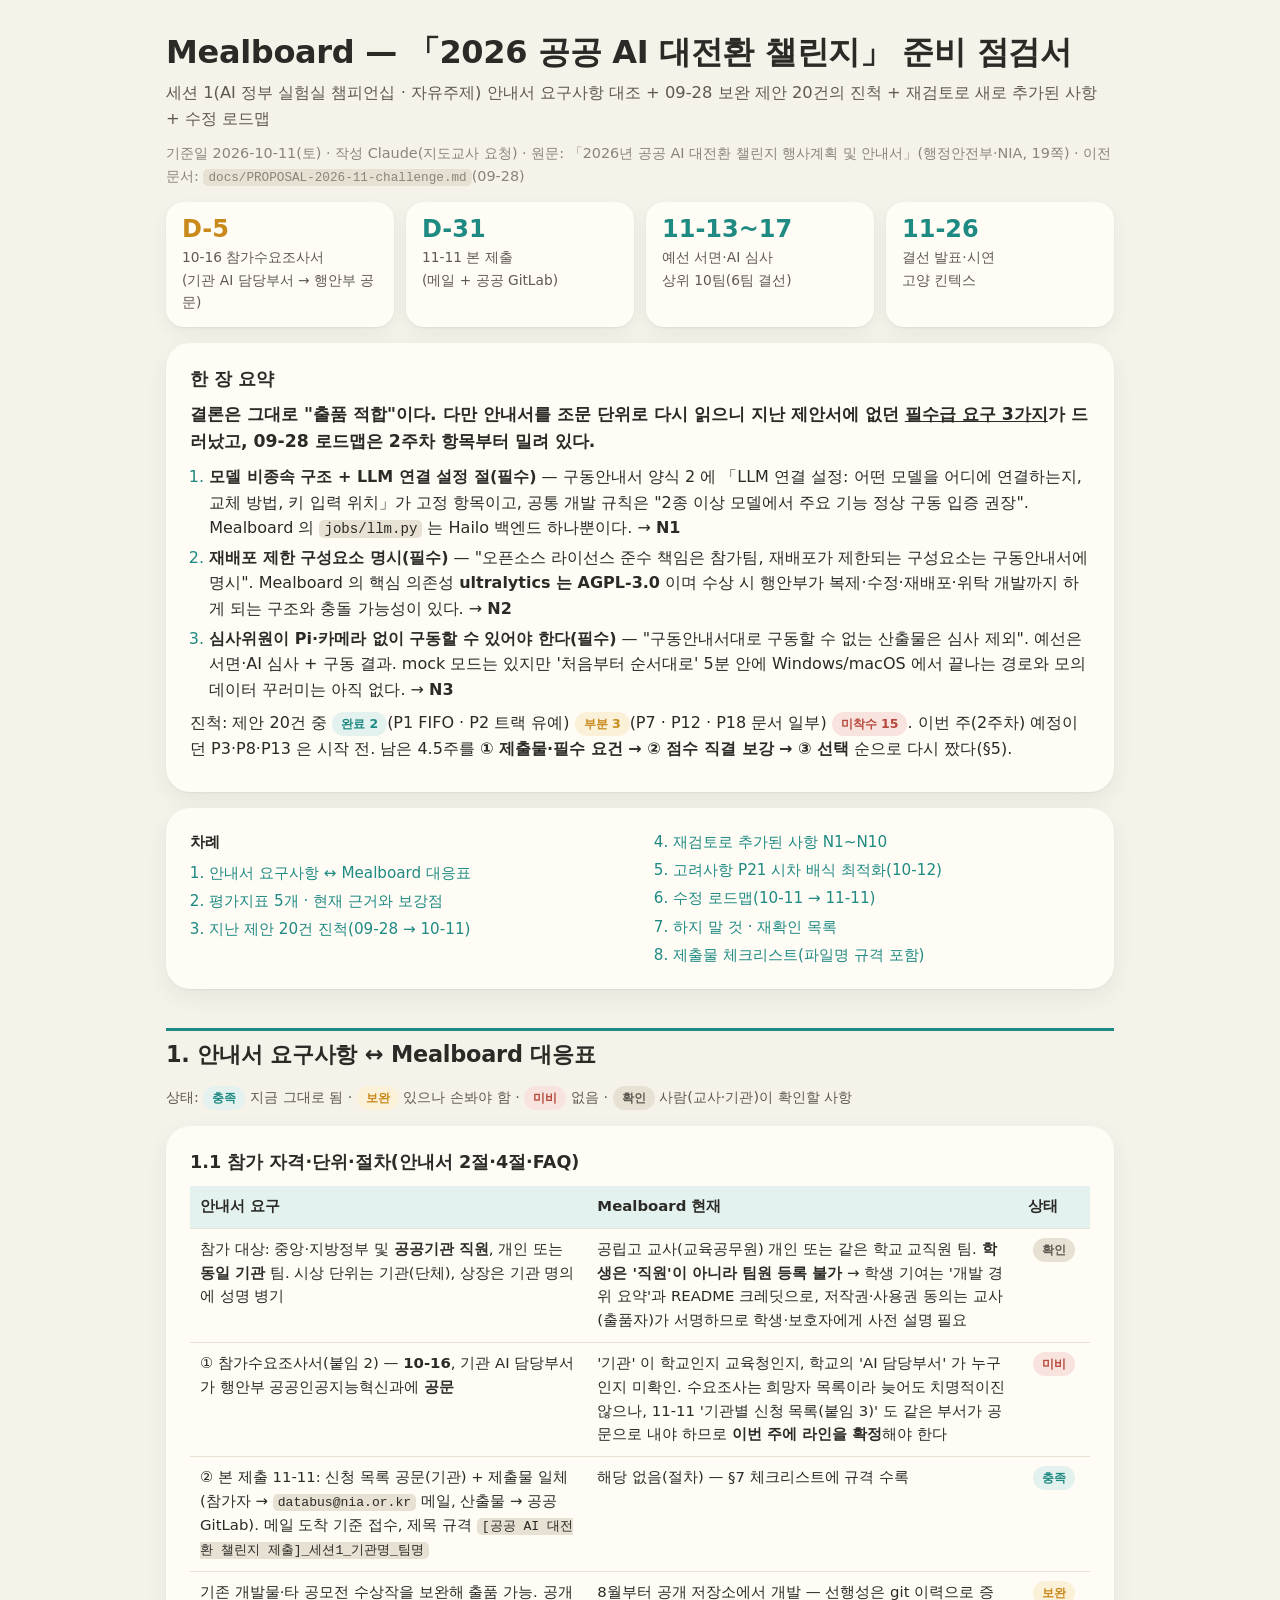
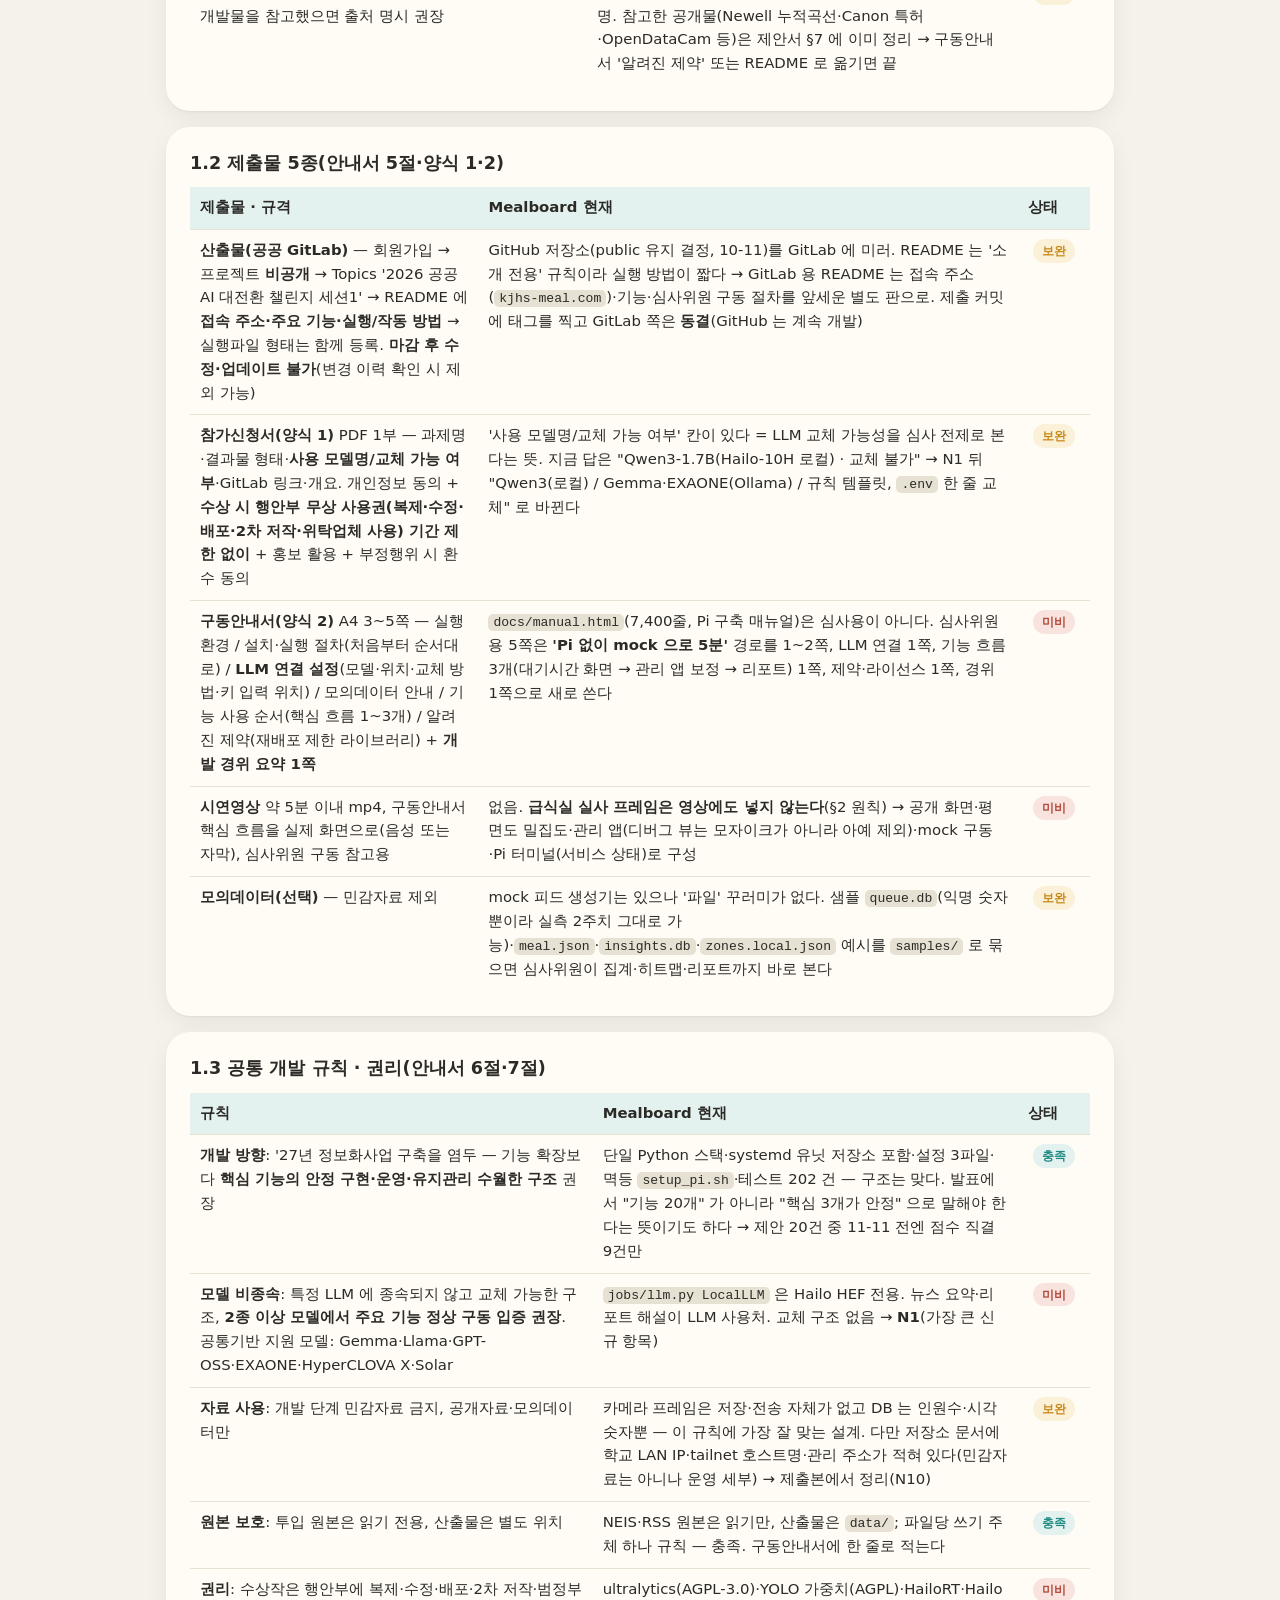
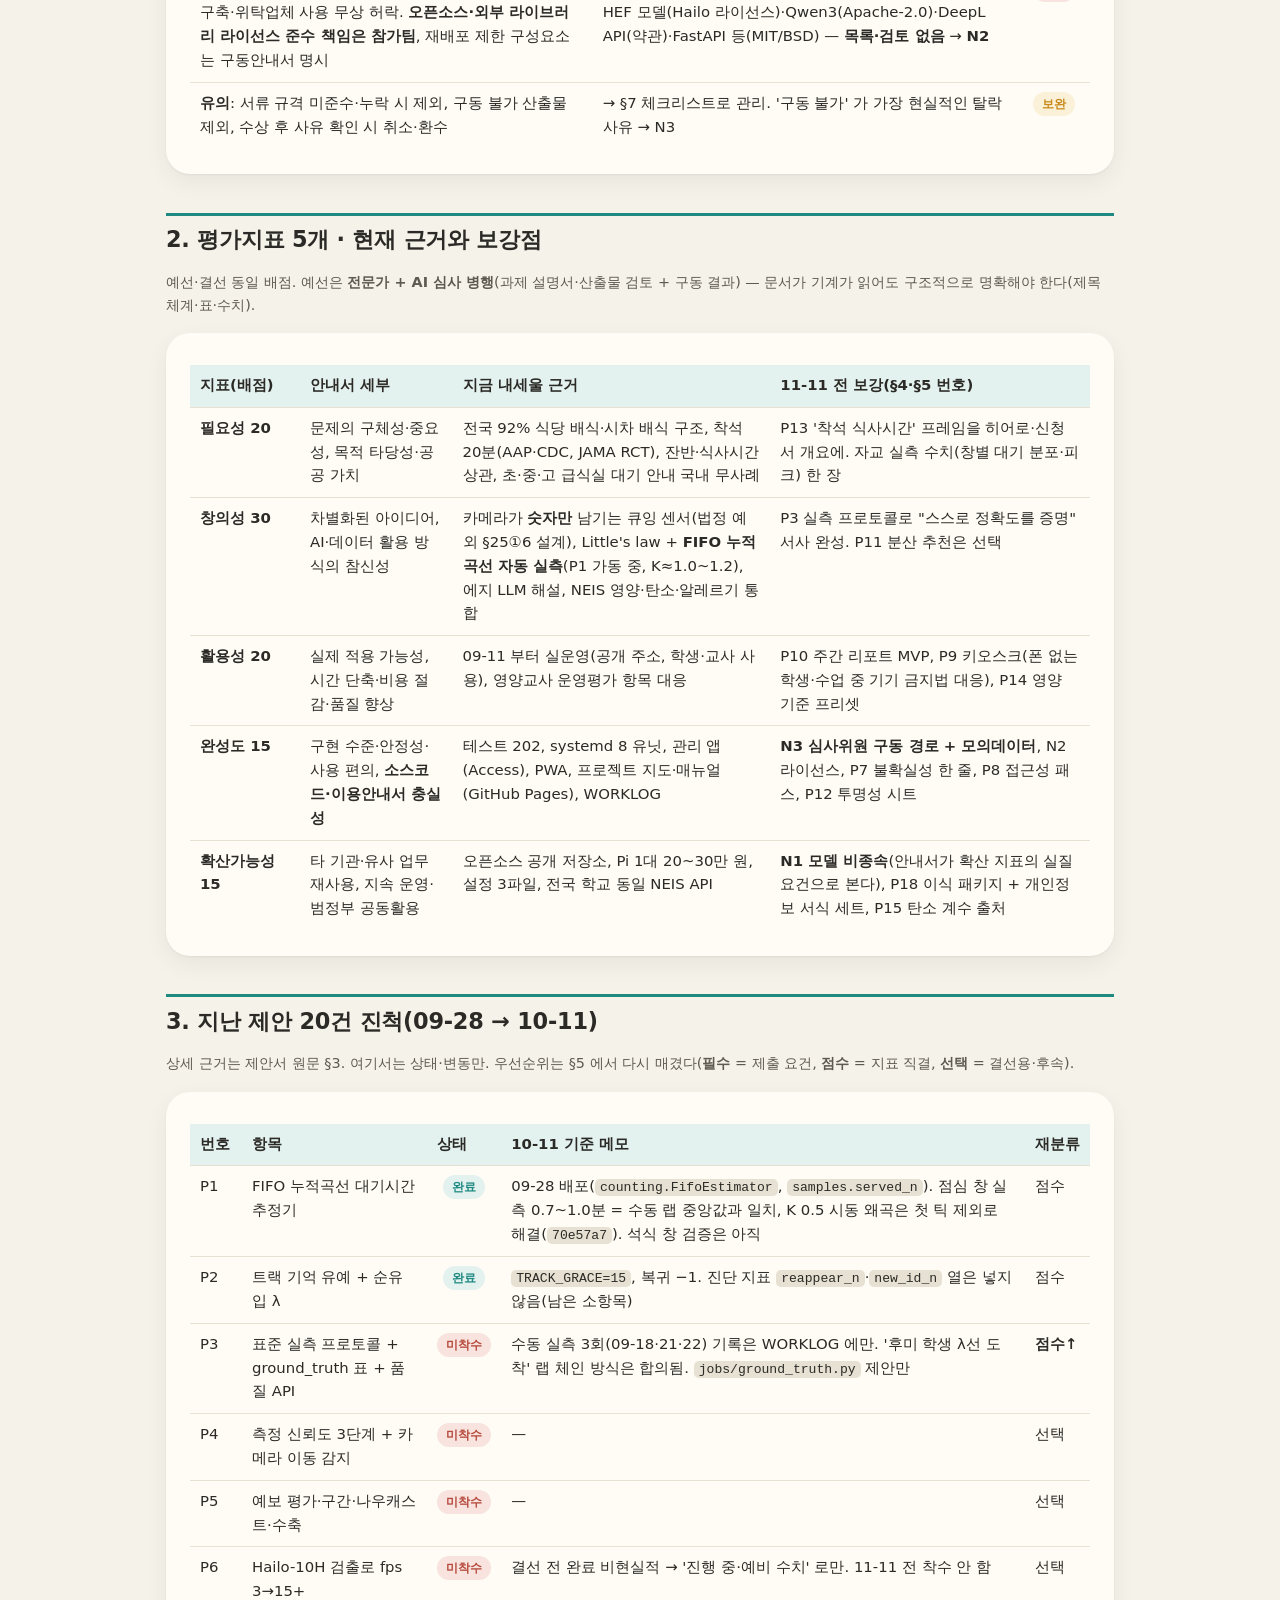
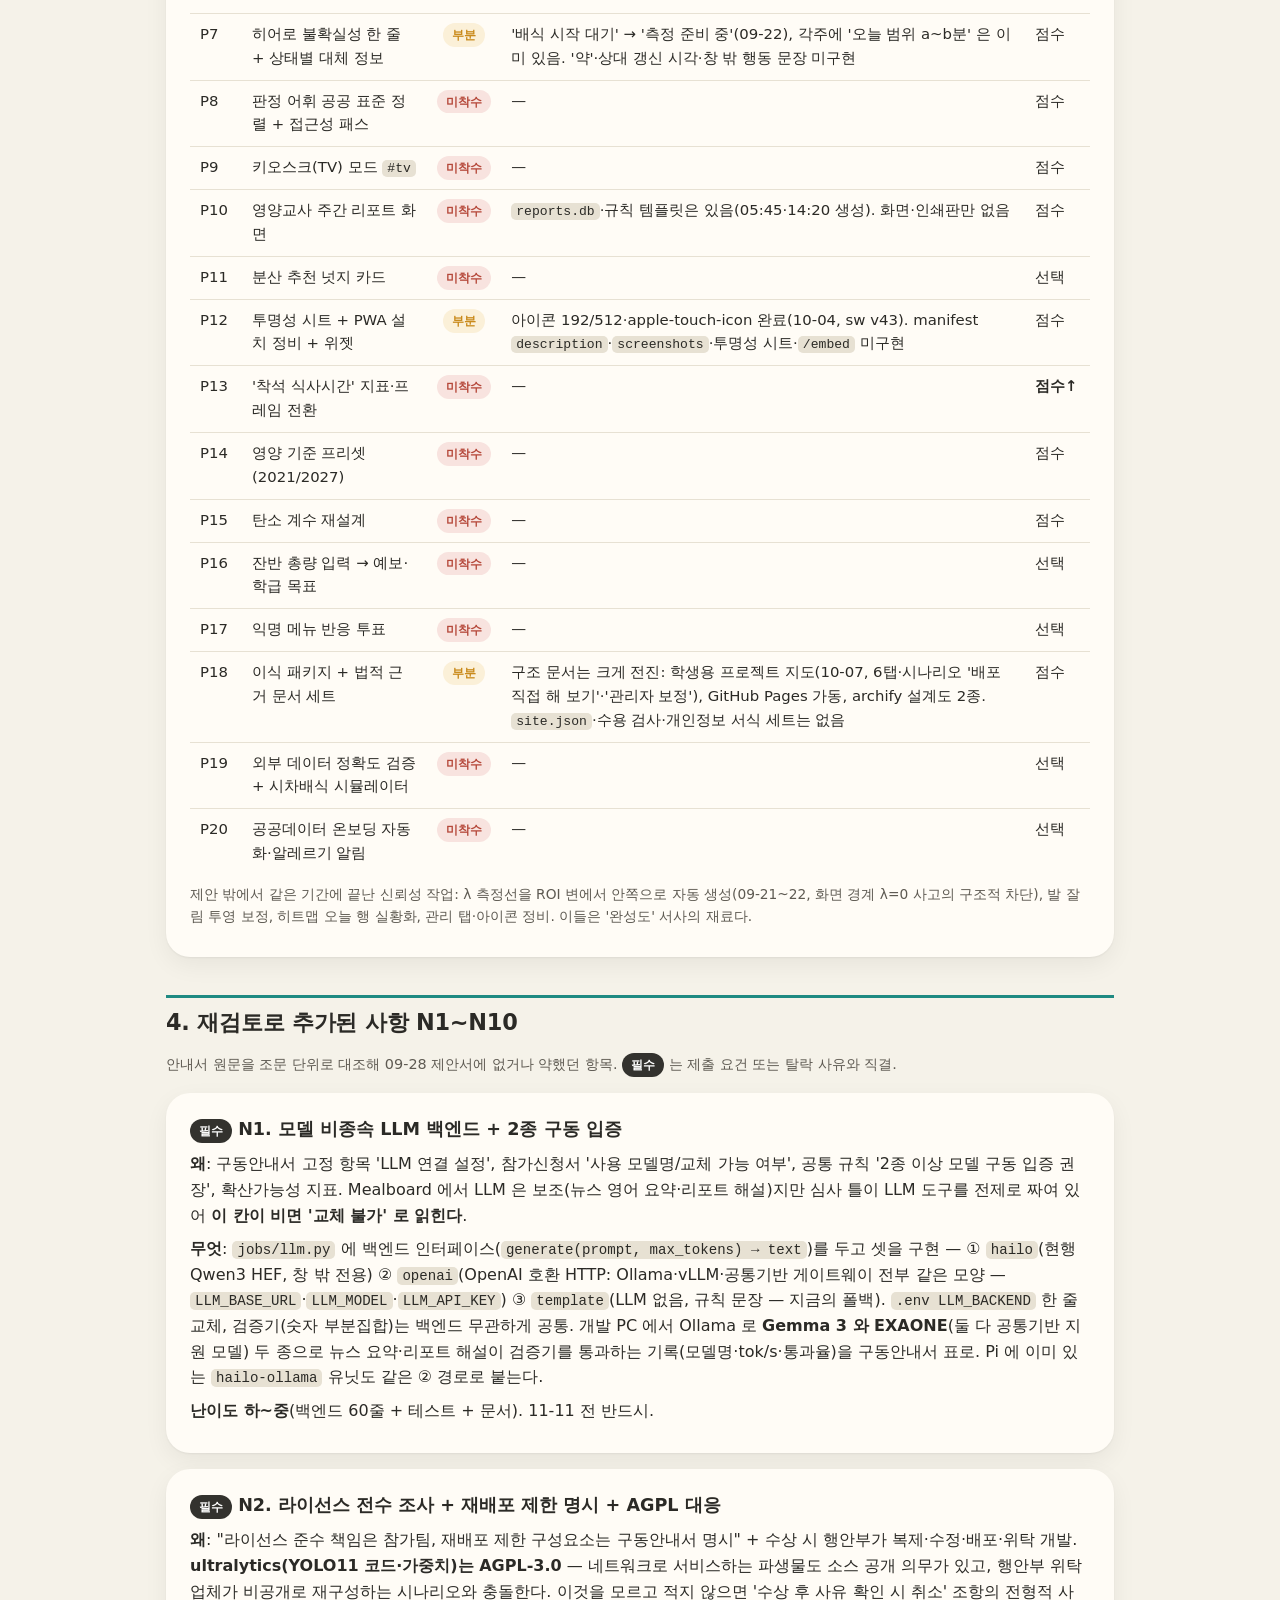
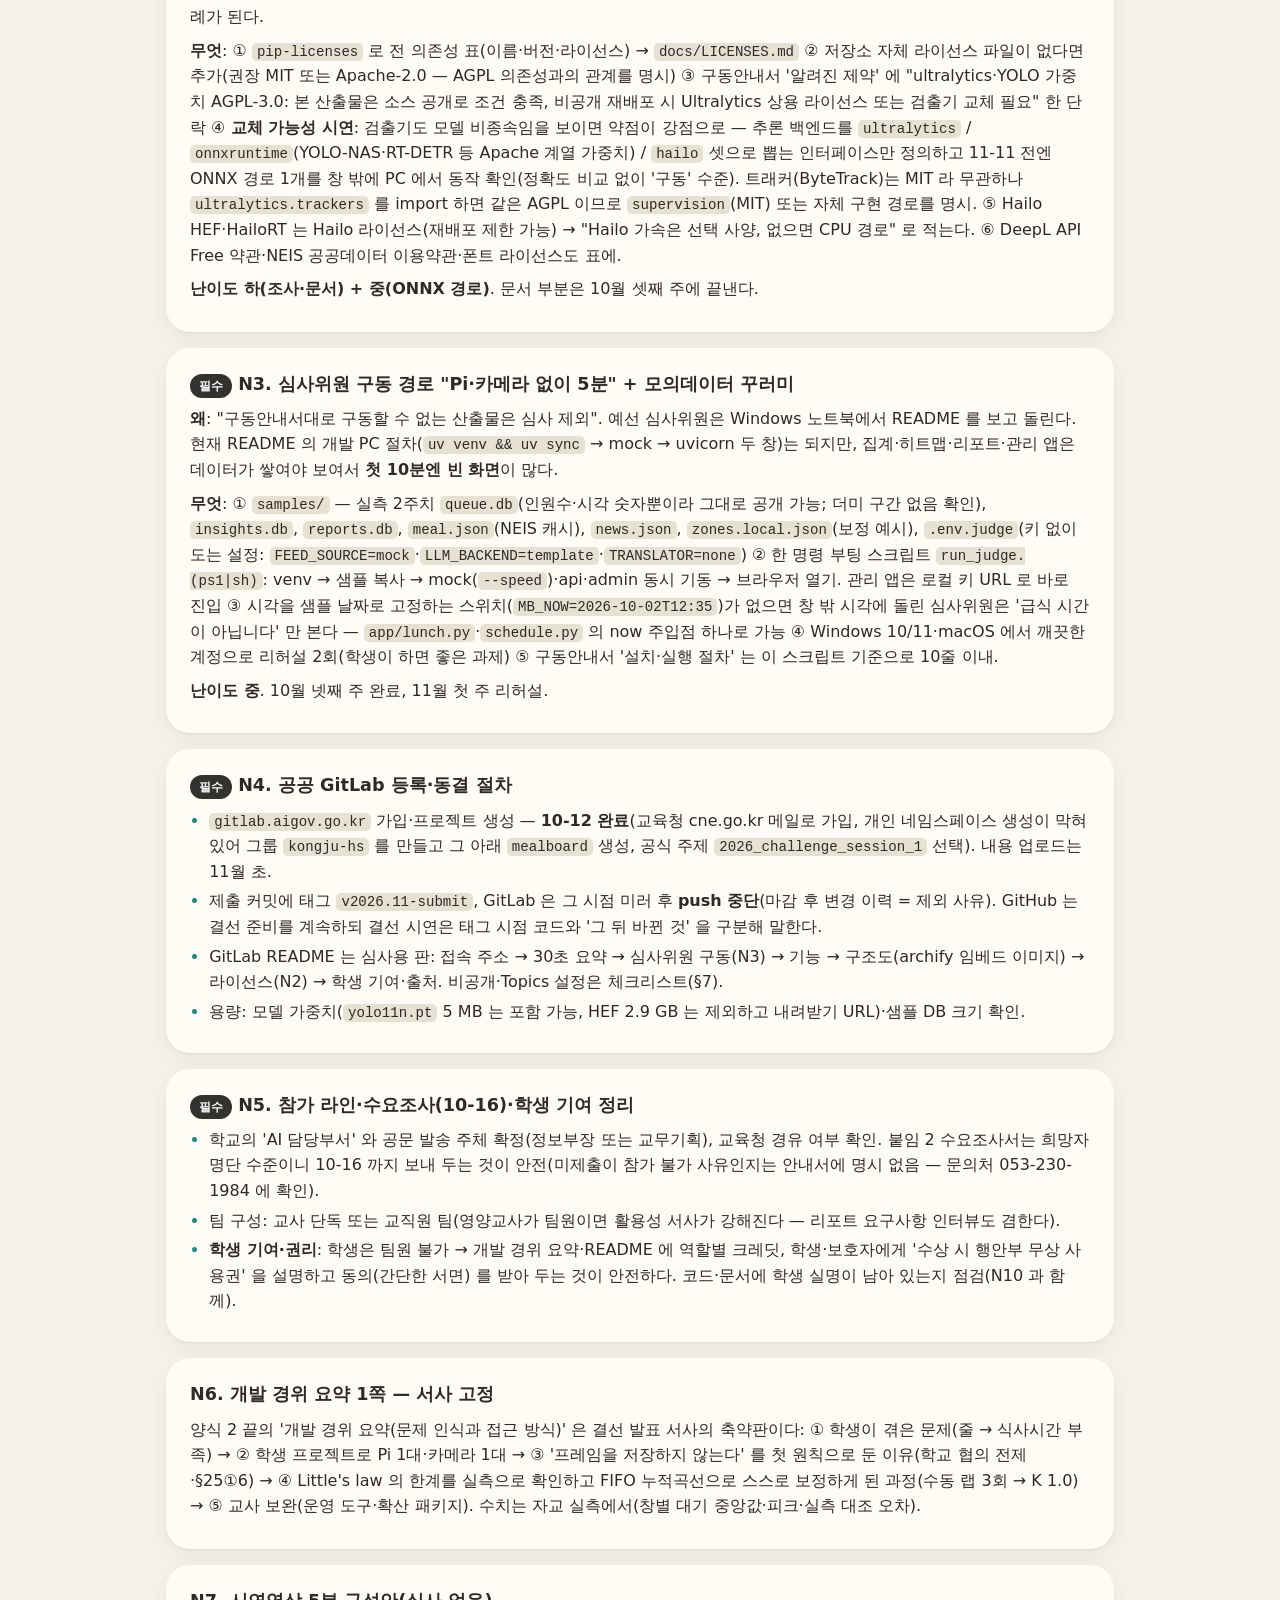
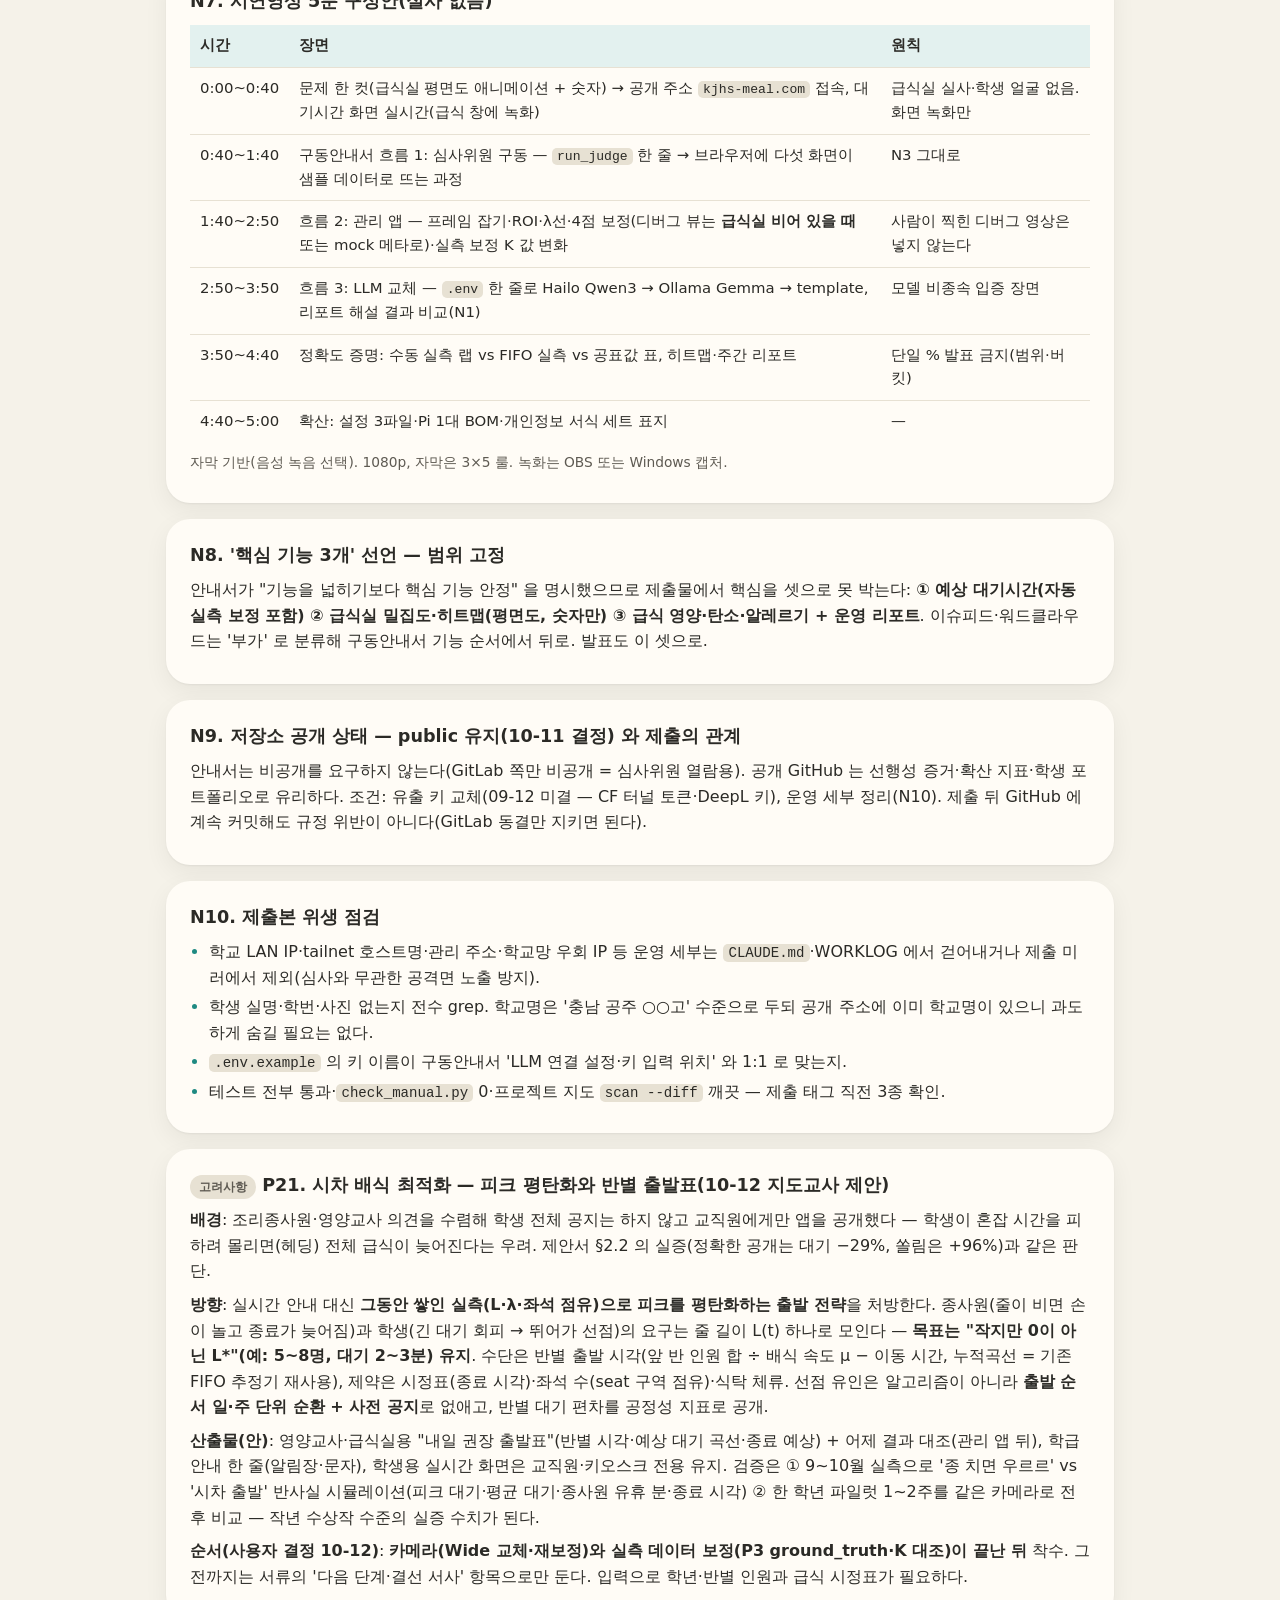
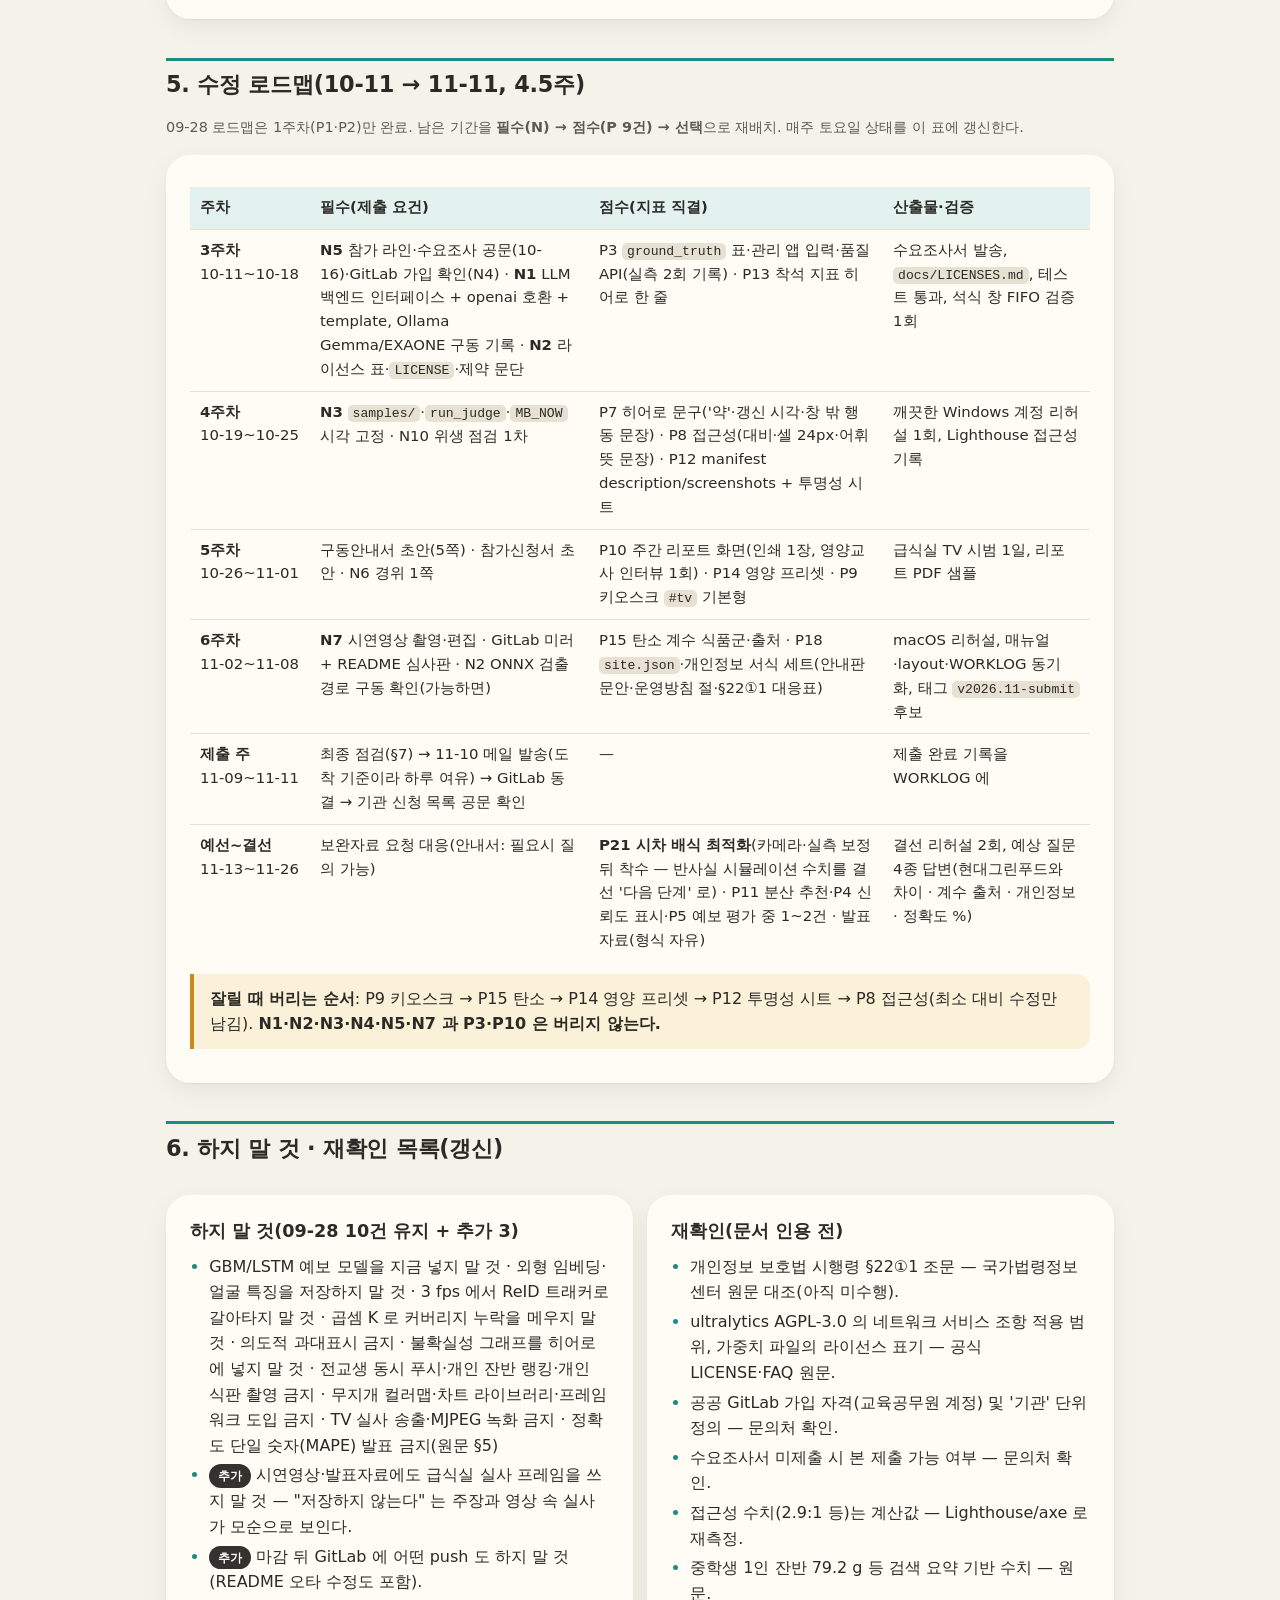
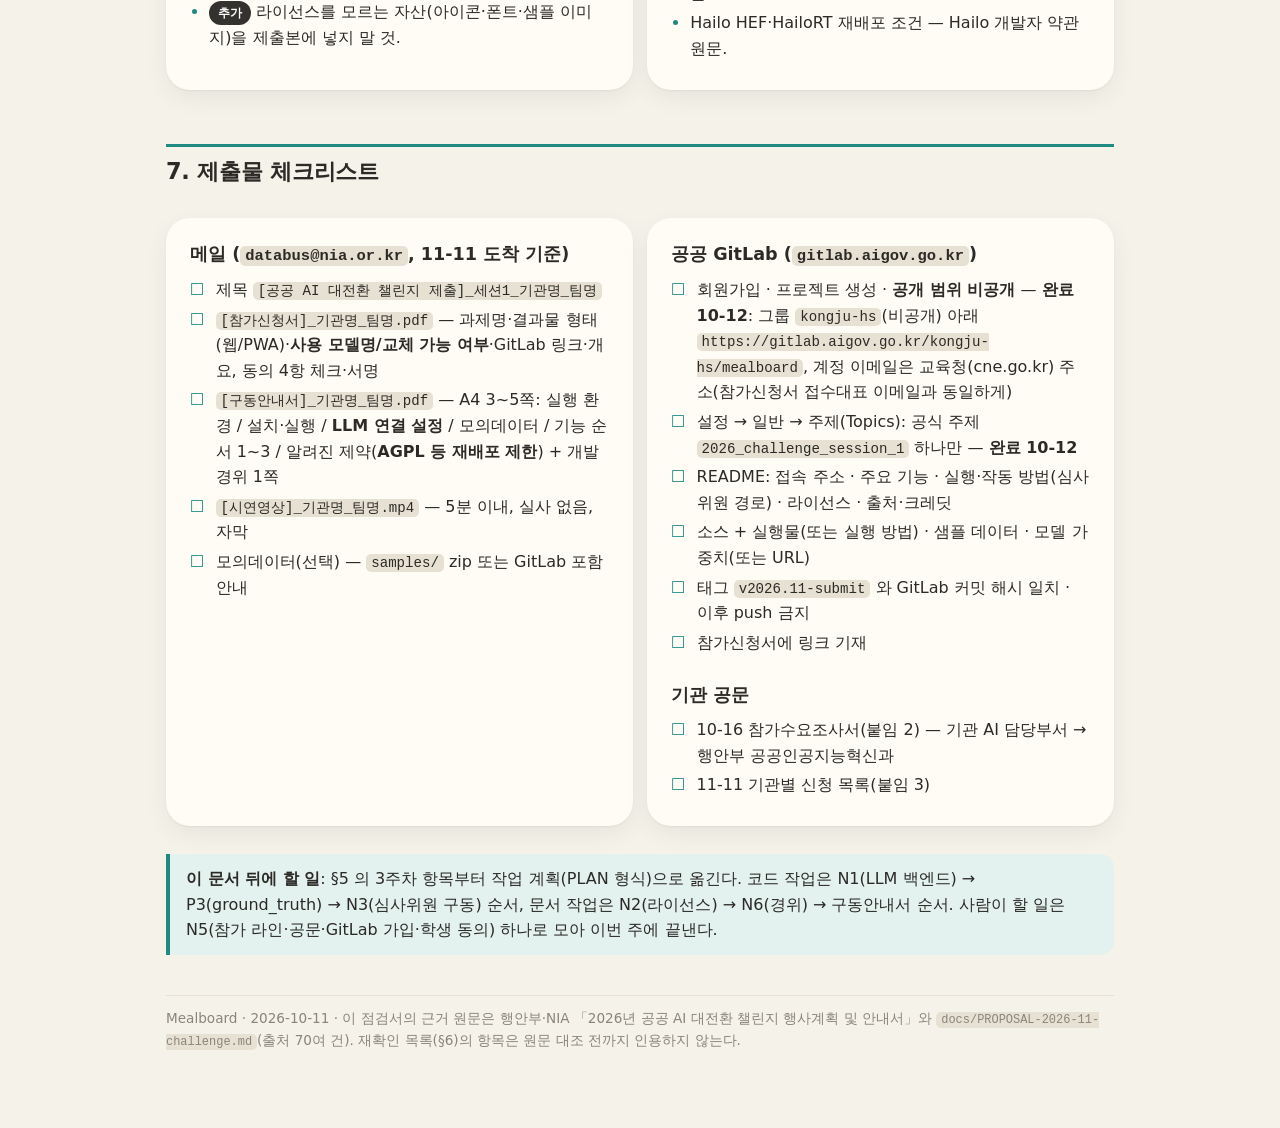
<file: docs/CHALLENGE-2026-11-review.html>
<!doctype html>
<html lang="ko">
<head>
<meta charset="utf-8">
<meta name="viewport" content="width=device-width, initial-scale=1">
<title>Mealboard 챌린지 준비 점검서</title>
<meta name="description" content="2026 공공 AI 대전환 챌린지(세션 1) 안내서 요구사항과 Mealboard 보완 제안 20건의 진척·추가 항목을 2026-10-11 기준으로 재정리한 점검서">
<style>
:root{
  --bg:#F5F2E9; --card:#FFFCF6; --ink:#2B2A26; --ink2:#5E5A52; --ink3:#8A857B;
  --teal:#1F8A82; --teal2:#E3F1EF; --amber:#C98A1B; --amber2:#FBF0D8; --red:#B5483A; --red2:#F8E3DF;
  --line:#E7E1D3; --charcoal:#33322E;
}
@media (prefers-color-scheme: dark){
  :root:not([data-theme="light"]){
    --bg:#1E1D1A; --card:#27261F; --ink:#EFEADF; --ink2:#C7C1B4; --ink3:#9A958A;
    --teal2:#1E3A37; --amber2:#3C3220; --red2:#3E2522; --line:#3A3830; --charcoal:#111;
  }
}
:root[data-theme="dark"]{
  --bg:#1E1D1A; --card:#27261F; --ink:#EFEADF; --ink2:#C7C1B4; --ink3:#9A958A;
  --teal2:#1E3A37; --amber2:#3C3220; --red2:#3E2522; --line:#3A3830; --charcoal:#111;
}
*{box-sizing:border-box}
html{font-size:16px}
body{margin:0;background:var(--bg);color:var(--ink);font-family:"Pretendard","Pretendard Variable","Malgun Gothic","Apple SD Gothic Neo","Noto Sans KR",system-ui,sans-serif;line-height:1.6;-webkit-font-smoothing:antialiased}
main{max-width:980px;margin:0 auto;padding:32px 16px 80px}
h1{font-size:2rem;line-height:1.25;margin:0 0 .4rem;letter-spacing:-.01em}
h2{font-size:1.4rem;margin:2.4rem 0 .8rem;padding-top:.4rem;border-top:3px solid var(--teal);letter-spacing:-.01em}
h3{font-size:1.1rem;margin:1.6rem 0 .5rem}
p{margin:.5rem 0}
.sub{color:var(--ink2);font-size:1.02rem}
.meta{color:var(--ink3);font-size:.9rem;margin-top:.6rem}
.card{background:var(--card);border-radius:24px;padding:22px 24px;margin:16px 0;box-shadow:0 1px 2px rgba(0,0,0,.05),0 8px 24px rgba(0,0,0,.06)}
.lead{font-size:1.08rem}
.kpis{display:grid;grid-template-columns:repeat(auto-fit,minmax(150px,1fr));gap:12px;margin:14px 0}
.kpi{background:var(--card);border-radius:18px;padding:14px 16px;box-shadow:0 1px 2px rgba(0,0,0,.05),0 6px 18px rgba(0,0,0,.05)}
.kpi b{display:block;font-size:1.5rem;line-height:1.1;color:var(--teal)}
.kpi span{display:block;color:var(--ink2);font-size:.86rem;margin-top:4px}
.kpi.warn b{color:var(--amber)} .kpi.bad b{color:var(--red)}
table{width:100%;border-collapse:collapse;font-size:.93rem;margin:10px 0 4px}
th,td{padding:9px 10px;border-bottom:1px solid var(--line);vertical-align:top;text-align:left}
th{background:var(--teal2);color:var(--ink);font-weight:700;white-space:nowrap}
tr:last-child td{border-bottom:none}
td.c{text-align:center;white-space:nowrap}
.tag{display:inline-block;padding:2px 9px;border-radius:999px;font-size:.78rem;font-weight:700;white-space:nowrap;line-height:1.6}
.ok{background:var(--teal2);color:var(--teal)} .mid{background:var(--amber2);color:var(--amber)} .no{background:var(--red2);color:var(--red)} .gray{background:var(--line);color:var(--ink2)}
.new{background:var(--charcoal);color:#fff}
ul,ol{margin:.4rem 0 .4rem 1.2rem;padding:0}
li{margin:.25rem 0}
li::marker{color:var(--teal)}
.note{color:var(--ink2);font-size:.9rem}
.box{border-left:4px solid var(--teal);background:var(--teal2);padding:12px 16px;border-radius:0 14px 14px 0;margin:12px 0}
.box.warn{border-color:var(--amber);background:var(--amber2)}
.box.bad{border-color:var(--red);background:var(--red2)}
code{font-family:ui-monospace,Consolas,"D2Coding",monospace;font-size:.88em;background:var(--line);padding:1px 5px;border-radius:5px}
.grid2{display:grid;grid-template-columns:1fr 1fr;gap:14px}
@media (max-width:700px){.grid2{grid-template-columns:1fr} html{font-size:15px} h1{font-size:1.6rem} .card{padding:18px 16px;border-radius:18px} th,td{padding:7px 6px}}
.toc{columns:2;column-gap:28px;font-size:.95rem}
.toc a{color:var(--teal);text-decoration:none}
.toc a:hover{text-decoration:underline}
.small{font-size:.86rem;color:var(--ink2)}
.chk{list-style:none;margin-left:0}
.chk li{padding-left:1.6em;position:relative}
.chk li::before{content:"☐";position:absolute;left:0;color:var(--teal);font-weight:700}
footer{margin-top:40px;color:var(--ink3);font-size:.85rem;border-top:1px solid var(--line);padding-top:12px}
@page{size:A4;margin:16mm 14mm}
@media print{
  :root{--bg:#fff;--card:#fff}
  body{background:#fff;color:#111}
  main{max-width:none;padding:0}
  .card,.kpi{box-shadow:none;border:1px solid #DDD} .kpi{break-inside:avoid}
  h2{break-after:avoid;margin-top:1.6rem}
  h3{break-after:avoid}
  table{break-inside:auto} tr{break-inside:avoid}
  .toc{display:none}
  a{color:inherit;text-decoration:none}
  .pb{break-before:page}
}
</style>
</head>
<body>
<main>

<header>
  <h1>Mealboard — 「2026 공공 AI 대전환 챌린지」 준비 점검서</h1>
  <p class="sub">세션 1(AI 정부 실험실 챔피언십 · 자유주제) 안내서 요구사항 대조 + 09-28 보완 제안 20건의 진척 + 재검토로 새로 추가된 사항 + 수정 로드맵</p>
  <p class="meta">기준일 2026-10-11(토) · 작성 Claude(지도교사 요청) · 원문: 「2026년 공공 AI 대전환 챌린지 행사계획 및 안내서」(행정안전부·NIA, 19쪽) · 이전 문서: <code>docs/PROPOSAL-2026-11-challenge.md</code>(09-28)</p>
</header>

<div class="kpis">
  <div class="kpi warn"><b>D-5</b><span>10-16 참가수요조사서<br>(기관 AI 담당부서 → 행안부 공문)</span></div>
  <div class="kpi"><b>D-31</b><span>11-11 본 제출<br>(메일 + 공공 GitLab)</span></div>
  <div class="kpi"><b>11-13~17</b><span>예선 서면·AI 심사<br>상위 10팀(6팀 결선)</span></div>
  <div class="kpi"><b>11-26</b><span>결선 발표·시연<br>고양 킨텍스</span></div>
</div>

<section class="card">
  <h3 style="margin-top:0">한 장 요약</h3>
  <p class="lead"><b>결론은 그대로 "출품 적합"이다. 다만 안내서를 조문 단위로 다시 읽으니 지난 제안서에 없던 <u>필수급 요구 3가지</u>가 드러났고, 09-28 로드맵은 2주차 항목부터 밀려 있다.</b></p>
  <ol>
    <li><b>모델 비종속 구조 + LLM 연결 설정 절(필수)</b> — 구동안내서 양식 2 에 「LLM 연결 설정: 어떤 모델을 어디에 연결하는지, 교체 방법, 키 입력 위치」가 고정 항목이고, 공통 개발 규칙은 "2종 이상 모델에서 주요 기능 정상 구동 입증 권장". Mealboard 의 <code>jobs/llm.py</code> 는 Hailo 백엔드 하나뿐이다. → <b>N1</b></li>
    <li><b>재배포 제한 구성요소 명시(필수)</b> — "오픈소스 라이선스 준수 책임은 참가팀, 재배포가 제한되는 구성요소는 구동안내서에 명시". Mealboard 의 핵심 의존성 <b>ultralytics 는 AGPL-3.0</b> 이며 수상 시 행안부가 복제·수정·재배포·위탁 개발까지 하게 되는 구조와 충돌 가능성이 있다. → <b>N2</b></li>
    <li><b>심사위원이 Pi·카메라 없이 구동할 수 있어야 한다(필수)</b> — "구동안내서대로 구동할 수 없는 산출물은 심사 제외". 예선은 서면·AI 심사 + 구동 결과. mock 모드는 있지만 '처음부터 순서대로' 5분 안에 Windows/macOS 에서 끝나는 경로와 모의데이터 꾸러미는 아직 없다. → <b>N3</b></li>
  </ol>
  <p>진척: 제안 20건 중 <span class="tag ok">완료 2</span>(P1 FIFO · P2 트랙 유예) <span class="tag mid">부분 3</span>(P7 · P12 · P18 문서 일부) <span class="tag no">미착수 15</span>. 이번 주(2주차) 예정이던 P3·P8·P13 은 시작 전. 남은 4.5주를 <b>① 제출물·필수 요건 → ② 점수 직결 보강 → ③ 선택</b> 순으로 다시 짰다(§5).</p>
</section>

<nav class="toc card">
  <b>차례</b>
  <ol>
    <li><a href="#s1">안내서 요구사항 ↔ Mealboard 대응표</a></li>
    <li><a href="#s2">평가지표 5개 · 현재 근거와 보강점</a></li>
    <li><a href="#s3">지난 제안 20건 진척(09-28 → 10-11)</a></li>
    <li><a href="#s4">재검토로 추가된 사항 N1~N10</a></li>
    <li><a href="#s4">고려사항 P21 시차 배식 최적화(10-12)</a></li>
    <li><a href="#s5">수정 로드맵(10-11 → 11-11)</a></li>
    <li><a href="#s6">하지 말 것 · 재확인 목록</a></li>
    <li><a href="#s7">제출물 체크리스트(파일명 규격 포함)</a></li>
  </ol>
</nav>

<!-- ============ 1 ============ -->
<h2 id="s1">1. 안내서 요구사항 ↔ Mealboard 대응표</h2>
<p class="note">상태: <span class="tag ok">충족</span> 지금 그대로 됨 · <span class="tag mid">보완</span> 있으나 손봐야 함 · <span class="tag no">미비</span> 없음 · <span class="tag gray">확인</span> 사람(교사·기관)이 확인할 사항</p>

<div class="card">
<h3 style="margin-top:0">1.1 참가 자격·단위·절차(안내서 2절·4절·FAQ)</h3>
<table>
<thead><tr><th>안내서 요구</th><th>Mealboard 현재</th><th style="width:72px">상태</th></tr></thead>
<tbody>
<tr><td>참가 대상: 중앙·지방정부 및 <b>공공기관 직원</b>, 개인 또는 <b>동일 기관</b> 팀. 시상 단위는 기관(단체), 상장은 기관 명의에 성명 병기</td><td>공립고 교사(교육공무원) 개인 또는 같은 학교 교직원 팀. <b>학생은 '직원'이 아니라 팀원 등록 불가</b> → 학생 기여는 '개발 경위 요약'과 README 크레딧으로, 저작권·사용권 동의는 교사(출품자)가 서명하므로 학생·보호자에게 사전 설명 필요</td><td class="c"><span class="tag gray">확인</span></td></tr>
<tr><td>① 참가수요조사서(붙임 2) — <b>10-16</b>, 기관 AI 담당부서가 행안부 공공인공지능혁신과에 <b>공문</b></td><td>'기관' 이 학교인지 교육청인지, 학교의 'AI 담당부서' 가 누구인지 미확인. 수요조사는 희망자 목록이라 늦어도 치명적이진 않으나, 11-11 '기관별 신청 목록(붙임 3)' 도 같은 부서가 공문으로 내야 하므로 <b>이번 주에 라인을 확정</b>해야 한다</td><td class="c"><span class="tag no">미비</span></td></tr>
<tr><td>② 본 제출 11-11: 신청 목록 공문(기관) + 제출물 일체(참가자 → <code>databus@nia.or.kr</code> 메일, 산출물 → 공공 GitLab). 메일 도착 기준 접수, 제목 규격 <code>[공공 AI 대전환 챌린지 제출]_세션1_기관명_팀명</code></td><td>해당 없음(절차) — §7 체크리스트에 규격 수록</td><td class="c"><span class="tag ok">충족</span></td></tr>
<tr><td>기존 개발물·타 공모전 수상작을 보완해 출품 가능. 공개 개발물을 참고했으면 출처 명시 권장</td><td>8월부터 공개 저장소에서 개발 — 선행성은 git 이력으로 증명. 참고한 공개물(Newell 누적곡선·Canon 특허·OpenDataCam 등)은 제안서 §7 에 이미 정리 → 구동안내서 '알려진 제약' 또는 README 로 옮기면 끝</td><td class="c"><span class="tag mid">보완</span></td></tr>
</tbody></table>
</div>

<div class="card">
<h3 style="margin-top:0">1.2 제출물 5종(안내서 5절·양식 1·2)</h3>
<table>
<thead><tr><th>제출물 · 규격</th><th>Mealboard 현재</th><th style="width:72px">상태</th></tr></thead>
<tbody>
<tr><td><b>산출물(공공 GitLab)</b> — 회원가입 → 프로젝트 <b>비공개</b> → Topics '2026 공공 AI 대전환 챌린지 세션1' → README 에 <b>접속 주소·주요 기능·실행/작동 방법</b> → 실행파일 형태는 함께 등록. <b>마감 후 수정·업데이트 불가</b>(변경 이력 확인 시 제외 가능)</td><td>GitHub 저장소(public 유지 결정, 10-11)를 GitLab 에 미러. README 는 '소개 전용' 규칙이라 실행 방법이 짧다 → GitLab 용 README 는 접속 주소(<code>kjhs-meal.com</code>)·기능·심사위원 구동 절차를 앞세운 별도 판으로. 제출 커밋에 태그를 찍고 GitLab 쪽은 <b>동결</b>(GitHub 는 계속 개발)</td><td class="c"><span class="tag mid">보완</span></td></tr>
<tr><td><b>참가신청서(양식 1)</b> PDF 1부 — 과제명·결과물 형태·<b>사용 모델명/교체 가능 여부</b>·GitLab 링크·개요. 개인정보 동의 + <b>수상 시 행안부 무상 사용권(복제·수정·배포·2차 저작·위탁업체 사용) 기간 제한 없이</b> + 홍보 활용 + 부정행위 시 환수 동의</td><td>'사용 모델명/교체 가능 여부' 칸이 있다 = LLM 교체 가능성을 심사 전제로 본다는 뜻. 지금 답은 "Qwen3-1.7B(Hailo-10H 로컬) · 교체 불가" → N1 뒤 "Qwen3(로컬) / Gemma·EXAONE(Ollama) / 규칙 템플릿, <code>.env</code> 한 줄 교체" 로 바뀐다</td><td class="c"><span class="tag mid">보완</span></td></tr>
<tr><td><b>구동안내서(양식 2)</b> A4 3~5쪽 — 실행 환경 / 설치·실행 절차(처음부터 순서대로) / <b>LLM 연결 설정</b>(모델·위치·교체 방법·키 입력 위치) / 모의데이터 안내 / 기능 사용 순서(핵심 흐름 1~3개) / 알려진 제약(재배포 제한 라이브러리) + <b>개발 경위 요약 1쪽</b></td><td><code>docs/manual.html</code>(7,400줄, Pi 구축 매뉴얼)은 심사용이 아니다. 심사위원용 5쪽은 <b>'Pi 없이 mock 으로 5분'</b> 경로를 1~2쪽, LLM 연결 1쪽, 기능 흐름 3개(대기시간 화면 → 관리 앱 보정 → 리포트) 1쪽, 제약·라이선스 1쪽, 경위 1쪽으로 새로 쓴다</td><td class="c"><span class="tag no">미비</span></td></tr>
<tr><td><b>시연영상</b> 약 5분 이내 mp4, 구동안내서 핵심 흐름을 실제 화면으로(음성 또는 자막), 심사위원 구동 참고용</td><td>없음. <b>급식실 실사 프레임은 영상에도 넣지 않는다</b>(§2 원칙) → 공개 화면·평면도 밀집도·관리 앱(디버그 뷰는 모자이크가 아니라 아예 제외)·mock 구동·Pi 터미널(서비스 상태)로 구성</td><td class="c"><span class="tag no">미비</span></td></tr>
<tr><td><b>모의데이터(선택)</b> — 민감자료 제외</td><td>mock 피드 생성기는 있으나 '파일' 꾸러미가 없다. 샘플 <code>queue.db</code>(익명 숫자뿐이라 실측 2주치 그대로 가능)·<code>meal.json</code>·<code>insights.db</code>·<code>zones.local.json</code> 예시를 <code>samples/</code> 로 묶으면 심사위원이 집계·히트맵·리포트까지 바로 본다</td><td class="c"><span class="tag mid">보완</span></td></tr>
</tbody></table>
</div>

<div class="card">
<h3 style="margin-top:0">1.3 공통 개발 규칙 · 권리(안내서 6절·7절)</h3>
<table>
<thead><tr><th>규칙</th><th>Mealboard 현재</th><th style="width:72px">상태</th></tr></thead>
<tbody>
<tr><td><b>개발 방향</b>: '27년 정보화사업 구축을 염두 — 기능 확장보다 <b>핵심 기능의 안정 구현·운영·유지관리 수월한 구조</b> 권장</td><td>단일 Python 스택·systemd 유닛 저장소 포함·설정 3파일·멱등 <code>setup_pi.sh</code>·테스트 202 건 — 구조는 맞다. 발표에서 "기능 20개" 가 아니라 "핵심 3개가 안정" 으로 말해야 한다는 뜻이기도 하다 → 제안 20건 중 11-11 전엔 점수 직결 9건만</td><td class="c"><span class="tag ok">충족</span></td></tr>
<tr><td><b>모델 비종속</b>: 특정 LLM 에 종속되지 않고 교체 가능한 구조, <b>2종 이상 모델에서 주요 기능 정상 구동 입증 권장</b>. 공통기반 지원 모델: Gemma·Llama·GPT-OSS·EXAONE·HyperCLOVA X·Solar</td><td><code>jobs/llm.py LocalLLM</code> 은 Hailo HEF 전용. 뉴스 요약·리포트 해설이 LLM 사용처. 교체 구조 없음 → <b>N1</b>(가장 큰 신규 항목)</td><td class="c"><span class="tag no">미비</span></td></tr>
<tr><td><b>자료 사용</b>: 개발 단계 민감자료 금지, 공개자료·모의데이터만</td><td>카메라 프레임은 저장·전송 자체가 없고 DB 는 인원수·시각 숫자뿐 — 이 규칙에 가장 잘 맞는 설계. 다만 저장소 문서에 학교 LAN IP·tailnet 호스트명·관리 주소가 적혀 있다(민감자료는 아니나 운영 세부) → 제출본에서 정리(N10)</td><td class="c"><span class="tag mid">보완</span></td></tr>
<tr><td><b>원본 보호</b>: 투입 원본은 읽기 전용, 산출물은 별도 위치</td><td>NEIS·RSS 원본은 읽기만, 산출물은 <code>data/</code>; 파일당 쓰기 주체 하나 규칙 — 충족. 구동안내서에 한 줄로 적는다</td><td class="c"><span class="tag ok">충족</span></td></tr>
<tr><td><b>권리</b>: 수상작은 행안부에 복제·수정·배포·2차 저작·범정부 구축·위탁업체 사용 무상 허락. <b>오픈소스·외부 라이브러리 라이선스 준수 책임은 참가팀</b>, 재배포 제한 구성요소는 구동안내서 명시</td><td>ultralytics(AGPL-3.0)·YOLO 가중치(AGPL)·HailoRT·Hailo HEF 모델(Hailo 라이선스)·Qwen3(Apache-2.0)·DeepL API(약관)·FastAPI 등(MIT/BSD) — <b>목록·검토 없음</b> → <b>N2</b></td><td class="c"><span class="tag no">미비</span></td></tr>
<tr><td><b>유의</b>: 서류 규격 미준수·누락 시 제외, 구동 불가 산출물 제외, 수상 후 사유 확인 시 취소·환수</td><td>→ §7 체크리스트로 관리. '구동 불가' 가 가장 현실적인 탈락 사유 → N3</td><td class="c"><span class="tag mid">보완</span></td></tr>
</tbody></table>
</div>

<!-- ============ 2 ============ -->
<h2 id="s2">2. 평가지표 5개 · 현재 근거와 보강점</h2>
<p class="note">예선·결선 동일 배점. 예선은 <b>전문가 + AI 심사 병행</b>(과제 설명서·산출물 검토 + 구동 결과) — 문서가 기계가 읽어도 구조적으로 명확해야 한다(제목 체계·표·수치).</p>
<div class="card">
<table>
<thead><tr><th style="width:110px">지표(배점)</th><th>안내서 세부</th><th>지금 내세울 근거</th><th>11-11 전 보강(§4·§5 번호)</th></tr></thead>
<tbody>
<tr><td><b>필요성 20</b></td><td>문제의 구체성·중요성, 목적 타당성·공공 가치</td><td>전국 92% 식당 배식·시차 배식 구조, 착석 20분(AAP·CDC, JAMA RCT), 잔반·식사시간 상관, 초·중·고 급식실 대기 안내 국내 무사례</td><td>P13 '착석 식사시간' 프레임을 히어로·신청서 개요에. 자교 실측 수치(창별 대기 분포·피크) 한 장</td></tr>
<tr><td><b>창의성 30</b></td><td>차별화된 아이디어, AI·데이터 활용 방식의 참신성</td><td>카메라가 <b>숫자만</b> 남기는 큐잉 센서(법정 예외 §25①6 설계), Little's law + <b>FIFO 누적곡선 자동 실측</b>(P1 가동 중, K≈1.0~1.2), 에지 LLM 해설, NEIS 영양·탄소·알레르기 통합</td><td>P3 실측 프로토콜로 "스스로 정확도를 증명" 서사 완성. P11 분산 추천은 선택</td></tr>
<tr><td><b>활용성 20</b></td><td>실제 적용 가능성, 시간 단축·비용 절감·품질 향상</td><td>09-11 부터 실운영(공개 주소, 학생·교사 사용), 영양교사 운영평가 항목 대응</td><td>P10 주간 리포트 MVP, P9 키오스크(폰 없는 학생·수업 중 기기 금지법 대응), P14 영양 기준 프리셋</td></tr>
<tr><td><b>완성도 15</b></td><td>구현 수준·안정성·사용 편의, <b>소스코드·이용안내서 충실성</b></td><td>테스트 202, systemd 8 유닛, 관리 앱(Access), PWA, 프로젝트 지도·매뉴얼(GitHub Pages), WORKLOG</td><td><b>N3 심사위원 구동 경로 + 모의데이터</b>, N2 라이선스, P7 불확실성 한 줄, P8 접근성 패스, P12 투명성 시트</td></tr>
<tr><td><b>확산가능성 15</b></td><td>타 기관·유사 업무 재사용, 지속 운영·범정부 공동활용</td><td>오픈소스 공개 저장소, Pi 1대 20~30만 원, 설정 3파일, 전국 학교 동일 NEIS API</td><td><b>N1 모델 비종속</b>(안내서가 확산 지표의 실질 요건으로 본다), P18 이식 패키지 + 개인정보 서식 세트, P15 탄소 계수 출처</td></tr>
</tbody></table>
</div>

<!-- ============ 3 ============ -->
<h2 id="s3" class="pb">3. 지난 제안 20건 진척(09-28 → 10-11)</h2>
<p class="note">상세 근거는 제안서 원문 §3. 여기서는 상태·변동만. 우선순위는 §5 에서 다시 매겼다(<b>필수</b> = 제출 요건, <b>점수</b> = 지표 직결, <b>선택</b> = 결선용·후속).</p>
<div class="card">
<table>
<thead><tr><th style="width:52px">번호</th><th>항목</th><th style="width:72px">상태</th><th>10-11 기준 메모</th><th style="width:60px">재분류</th></tr></thead>
<tbody>
<tr><td>P1</td><td>FIFO 누적곡선 대기시간 추정기</td><td class="c"><span class="tag ok">완료</span></td><td>09-28 배포(<code>counting.FifoEstimator</code>, <code>samples.served_n</code>). 점심 창 실측 0.7~1.0분 = 수동 랩 중앙값과 일치, K 0.5 시동 왜곡은 첫 틱 제외로 해결(<code>70e57a7</code>). 석식 창 검증은 아직</td><td>점수</td></tr>
<tr><td>P2</td><td>트랙 기억 유예 + 순유입 λ</td><td class="c"><span class="tag ok">완료</span></td><td><code>TRACK_GRACE=15</code>, 복귀 −1. 진단 지표 <code>reappear_n</code>·<code>new_id_n</code> 열은 넣지 않음(남은 소항목)</td><td>점수</td></tr>
<tr><td>P3</td><td>표준 실측 프로토콜 + ground_truth 표 + 품질 API</td><td class="c"><span class="tag no">미착수</span></td><td>수동 실측 3회(09-18·21·22) 기록은 WORKLOG 에만. '후미 학생 λ선 도착' 랩 체인 방식은 합의됨. <code>jobs/ground_truth.py</code> 제안만</td><td><b>점수↑</b></td></tr>
<tr><td>P4</td><td>측정 신뢰도 3단계 + 카메라 이동 감지</td><td class="c"><span class="tag no">미착수</span></td><td>—</td><td>선택</td></tr>
<tr><td>P5</td><td>예보 평가·구간·나우캐스트·수축</td><td class="c"><span class="tag no">미착수</span></td><td>—</td><td>선택</td></tr>
<tr><td>P6</td><td>Hailo-10H 검출로 fps 3→15+</td><td class="c"><span class="tag no">미착수</span></td><td>결선 전 완료 비현실적 → '진행 중·예비 수치' 로만. 11-11 전 착수 안 함</td><td>선택</td></tr>
<tr><td>P7</td><td>히어로 불확실성 한 줄 + 상태별 대체 정보</td><td class="c"><span class="tag mid">부분</span></td><td>'배식 시작 대기' → '측정 준비 중'(09-22), 각주에 '오늘 범위 a~b분' 은 이미 있음. '약'·상대 갱신 시각·창 밖 행동 문장 미구현</td><td>점수</td></tr>
<tr><td>P8</td><td>판정 어휘 공공 표준 정렬 + 접근성 패스</td><td class="c"><span class="tag no">미착수</span></td><td>—</td><td>점수</td></tr>
<tr><td>P9</td><td>키오스크(TV) 모드 <code>#tv</code></td><td class="c"><span class="tag no">미착수</span></td><td>—</td><td>점수</td></tr>
<tr><td>P10</td><td>영양교사 주간 리포트 화면</td><td class="c"><span class="tag no">미착수</span></td><td><code>reports.db</code>·규칙 템플릿은 있음(05:45·14:20 생성). 화면·인쇄판만 없음</td><td>점수</td></tr>
<tr><td>P11</td><td>분산 추천 넛지 카드</td><td class="c"><span class="tag no">미착수</span></td><td>—</td><td>선택</td></tr>
<tr><td>P12</td><td>투명성 시트 + PWA 설치 정비 + 위젯</td><td class="c"><span class="tag mid">부분</span></td><td>아이콘 192/512·apple-touch-icon 완료(10-04, sw v43). manifest <code>description</code>·<code>screenshots</code>·투명성 시트·<code>/embed</code> 미구현</td><td>점수</td></tr>
<tr><td>P13</td><td>'착석 식사시간' 지표·프레임 전환</td><td class="c"><span class="tag no">미착수</span></td><td>—</td><td><b>점수↑</b></td></tr>
<tr><td>P14</td><td>영양 기준 프리셋(2021/2027)</td><td class="c"><span class="tag no">미착수</span></td><td>—</td><td>점수</td></tr>
<tr><td>P15</td><td>탄소 계수 재설계</td><td class="c"><span class="tag no">미착수</span></td><td>—</td><td>점수</td></tr>
<tr><td>P16</td><td>잔반 총량 입력 → 예보·학급 목표</td><td class="c"><span class="tag no">미착수</span></td><td>—</td><td>선택</td></tr>
<tr><td>P17</td><td>익명 메뉴 반응 투표</td><td class="c"><span class="tag no">미착수</span></td><td>—</td><td>선택</td></tr>
<tr><td>P18</td><td>이식 패키지 + 법적 근거 문서 세트</td><td class="c"><span class="tag mid">부분</span></td><td>구조 문서는 크게 전진: 학생용 프로젝트 지도(10-07, 6탭·시나리오 '배포 직접 해 보기'·'관리자 보정'), GitHub Pages 가동, archify 설계도 2종. <code>site.json</code>·수용 검사·개인정보 서식 세트는 없음</td><td>점수</td></tr>
<tr><td>P19</td><td>외부 데이터 정확도 검증 + 시차배식 시뮬레이터</td><td class="c"><span class="tag no">미착수</span></td><td>—</td><td>선택</td></tr>
<tr><td>P20</td><td>공공데이터 온보딩 자동화·알레르기 알림</td><td class="c"><span class="tag no">미착수</span></td><td>—</td><td>선택</td></tr>
</tbody></table>
<p class="small">제안 밖에서 같은 기간에 끝난 신뢰성 작업: λ 측정선을 ROI 변에서 안쪽으로 자동 생성(09-21~22, 화면 경계 λ=0 사고의 구조적 차단), 발 잘림 투영 보정, 히트맵 오늘 행 실황화, 관리 탭·아이콘 정비. 이들은 '완성도' 서사의 재료다.</p>
</div>

<!-- ============ 4 ============ -->
<h2 id="s4" class="pb">4. 재검토로 추가된 사항 N1~N10</h2>
<p class="note">안내서 원문을 조문 단위로 대조해 09-28 제안서에 없거나 약했던 항목. <span class="tag new">필수</span> 는 제출 요건 또는 탈락 사유와 직결.</p>

<div class="card">
<h3 style="margin-top:0"><span class="tag new">필수</span> N1. 모델 비종속 LLM 백엔드 + 2종 구동 입증</h3>
<p><b>왜</b>: 구동안내서 고정 항목 'LLM 연결 설정', 참가신청서 '사용 모델명/교체 가능 여부', 공통 규칙 '2종 이상 모델 구동 입증 권장', 확산가능성 지표. Mealboard 에서 LLM 은 보조(뉴스 영어 요약·리포트 해설)지만 심사 틀이 LLM 도구를 전제로 짜여 있어 <b>이 칸이 비면 '교체 불가' 로 읽힌다</b>.</p>
<p><b>무엇</b>: <code>jobs/llm.py</code> 에 백엔드 인터페이스(<code>generate(prompt, max_tokens) → text</code>)를 두고 셋을 구현 — ① <code>hailo</code>(현행 Qwen3 HEF, 창 밖 전용) ② <code>openai</code>(OpenAI 호환 HTTP: Ollama·vLLM·공통기반 게이트웨이 전부 같은 모양 — <code>LLM_BASE_URL</code>·<code>LLM_MODEL</code>·<code>LLM_API_KEY</code>) ③ <code>template</code>(LLM 없음, 규칙 문장 — 지금의 폴백). <code>.env LLM_BACKEND</code> 한 줄 교체, 검증기(숫자 부분집합)는 백엔드 무관하게 공통. 개발 PC 에서 Ollama 로 <b>Gemma 3 와 EXAONE</b>(둘 다 공통기반 지원 모델) 두 종으로 뉴스 요약·리포트 해설이 검증기를 통과하는 기록(모델명·tok/s·통과율)을 구동안내서 표로. Pi 에 이미 있는 <code>hailo-ollama</code> 유닛도 같은 ② 경로로 붙는다.</p>
<p><b>난이도 하~중</b>(백엔드 60줄 + 테스트 + 문서). 11-11 전 반드시.</p>
</div>

<div class="card">
<h3 style="margin-top:0"><span class="tag new">필수</span> N2. 라이선스 전수 조사 + 재배포 제한 명시 + AGPL 대응</h3>
<p><b>왜</b>: "라이선스 준수 책임은 참가팀, 재배포 제한 구성요소는 구동안내서 명시" + 수상 시 행안부가 복제·수정·배포·위탁 개발. <b>ultralytics(YOLO11 코드·가중치)는 AGPL-3.0</b> — 네트워크로 서비스하는 파생물도 소스 공개 의무가 있고, 행안부 위탁업체가 비공개로 재구성하는 시나리오와 충돌한다. 이것을 모르고 적지 않으면 '수상 후 사유 확인 시 취소' 조항의 전형적 사례가 된다.</p>
<p><b>무엇</b>: ① <code>pip-licenses</code> 로 전 의존성 표(이름·버전·라이선스) → <code>docs/LICENSES.md</code> ② 저장소 자체 라이선스 파일이 없다면 추가(권장 MIT 또는 Apache-2.0 — AGPL 의존성과의 관계를 명시) ③ 구동안내서 '알려진 제약' 에 "ultralytics·YOLO 가중치 AGPL-3.0: 본 산출물은 소스 공개로 조건 충족, 비공개 재배포 시 Ultralytics 상용 라이선스 또는 검출기 교체 필요" 한 단락 ④ <b>교체 가능성 시연</b>: 검출기도 모델 비종속임을 보이면 약점이 강점으로 — 추론 백엔드를 <code>ultralytics</code> / <code>onnxruntime</code>(YOLO-NAS·RT-DETR 등 Apache 계열 가중치) / <code>hailo</code> 셋으로 뽑는 인터페이스만 정의하고 11-11 전엔 ONNX 경로 1개를 창 밖에 PC 에서 동작 확인(정확도 비교 없이 '구동' 수준). 트래커(ByteTrack)는 MIT 라 무관하나 <code>ultralytics.trackers</code> 를 import 하면 같은 AGPL 이므로 <code>supervision</code>(MIT) 또는 자체 구현 경로를 명시. ⑤ Hailo HEF·HailoRT 는 Hailo 라이선스(재배포 제한 가능) → "Hailo 가속은 선택 사양, 없으면 CPU 경로" 로 적는다. ⑥ DeepL API Free 약관·NEIS 공공데이터 이용약관·폰트 라이선스도 표에.</p>
<p><b>난이도 하(조사·문서) + 중(ONNX 경로)</b>. 문서 부분은 10월 셋째 주에 끝낸다.</p>
</div>

<div class="card">
<h3 style="margin-top:0"><span class="tag new">필수</span> N3. 심사위원 구동 경로 "Pi·카메라 없이 5분" + 모의데이터 꾸러미</h3>
<p><b>왜</b>: "구동안내서대로 구동할 수 없는 산출물은 심사 제외". 예선 심사위원은 Windows 노트북에서 README 를 보고 돌린다. 현재 README 의 개발 PC 절차(<code>uv venv && uv sync</code> → mock → uvicorn 두 창)는 되지만, 집계·히트맵·리포트·관리 앱은 데이터가 쌓여야 보여서 <b>첫 10분엔 빈 화면</b>이 많다.</p>
<p><b>무엇</b>: ① <code>samples/</code> — 실측 2주치 <code>queue.db</code>(인원수·시각 숫자뿐이라 그대로 공개 가능; 더미 구간 없음 확인), <code>insights.db</code>, <code>reports.db</code>, <code>meal.json</code>(NEIS 캐시), <code>news.json</code>, <code>zones.local.json</code>(보정 예시), <code>.env.judge</code>(키 없이 도는 설정: <code>FEED_SOURCE=mock</code>·<code>LLM_BACKEND=template</code>·<code>TRANSLATOR=none</code>) ② 한 명령 부팅 스크립트 <code>run_judge.(ps1|sh)</code>: venv → 샘플 복사 → mock(<code>--speed</code>)·api·admin 동시 기동 → 브라우저 열기. 관리 앱은 로컬 키 URL 로 바로 진입 ③ 시각을 샘플 날짜로 고정하는 스위치(<code>MB_NOW=2026-10-02T12:35</code>)가 없으면 창 밖 시각에 돌린 심사위원은 '급식 시간이 아닙니다' 만 본다 — <code>app/lunch.py</code>·<code>schedule.py</code> 의 now 주입점 하나로 가능 ④ Windows 10/11·macOS 에서 깨끗한 계정으로 리허설 2회(학생이 하면 좋은 과제) ⑤ 구동안내서 '설치·실행 절차' 는 이 스크립트 기준으로 10줄 이내.</p>
<p><b>난이도 중</b>. 10월 넷째 주 완료, 11월 첫 주 리허설.</p>
</div>

<div class="card">
<h3 style="margin-top:0"><span class="tag new">필수</span> N4. 공공 GitLab 등록·동결 절차</h3>
<ul>
<li><code>gitlab.aigov.go.kr</code> 가입·프로젝트 생성 — <b>10-12 완료</b>(교육청 cne.go.kr 메일로 가입, 개인 네임스페이스 생성이 막혀 있어 그룹 <code>kongju-hs</code> 를 만들고 그 아래 <code>mealboard</code> 생성, 공식 주제 <code>2026_challenge_session_1</code> 선택). 내용 업로드는 11월 초.</li>
<li>제출 커밋에 태그 <code>v2026.11-submit</code>, GitLab 은 그 시점 미러 후 <b>push 중단</b>(마감 후 변경 이력 = 제외 사유). GitHub 는 결선 준비를 계속하되 결선 시연은 태그 시점 코드와 '그 뒤 바뀐 것' 을 구분해 말한다.</li>
<li>GitLab README 는 심사용 판: 접속 주소 → 30초 요약 → 심사위원 구동(N3) → 기능 → 구조도(archify 임베드 이미지) → 라이선스(N2) → 학생 기여·출처. 비공개·Topics 설정은 체크리스트(§7).</li>
<li>용량: 모델 가중치(<code>yolo11n.pt</code> 5 MB 는 포함 가능, HEF 2.9 GB 는 제외하고 내려받기 URL)·샘플 DB 크기 확인.</li>
</ul>
</div>

<div class="card">
<h3 style="margin-top:0"><span class="tag new">필수</span> N5. 참가 라인·수요조사(10-16)·학생 기여 정리</h3>
<ul>
<li>학교의 'AI 담당부서' 와 공문 발송 주체 확정(정보부장 또는 교무기획), 교육청 경유 여부 확인. 붙임 2 수요조사서는 희망자 명단 수준이니 10-16 까지 보내 두는 것이 안전(미제출이 참가 불가 사유인지는 안내서에 명시 없음 — 문의처 053-230-1984 에 확인).</li>
<li>팀 구성: 교사 단독 또는 교직원 팀(영양교사가 팀원이면 활용성 서사가 강해진다 — 리포트 요구사항 인터뷰도 겸한다).</li>
<li><b>학생 기여·권리</b>: 학생은 팀원 불가 → 개발 경위 요약·README 에 역할별 크레딧, 학생·보호자에게 '수상 시 행안부 무상 사용권' 을 설명하고 동의(간단한 서면) 를 받아 두는 것이 안전하다. 코드·문서에 학생 실명이 남아 있는지 점검(N10 과 함께).</li>
</ul>
</div>

<div class="card">
<h3 style="margin-top:0">N6. 개발 경위 요약 1쪽 — 서사 고정</h3>
<p>양식 2 끝의 '개발 경위 요약(문제 인식과 접근 방식)' 은 결선 발표 서사의 축약판이다: ① 학생이 겪은 문제(줄 → 식사시간 부족) → ② 학생 프로젝트로 Pi 1대·카메라 1대 → ③ '프레임을 저장하지 않는다' 를 첫 원칙으로 둔 이유(학교 협의 전제·§25①6) → ④ Little's law 의 한계를 실측으로 확인하고 FIFO 누적곡선으로 스스로 보정하게 된 과정(수동 랩 3회 → K 1.0) → ⑤ 교사 보완(운영 도구·확산 패키지). 수치는 자교 실측에서(창별 대기 중앙값·피크·실측 대조 오차).</p>
</div>

<div class="card">
<h3 style="margin-top:0">N7. 시연영상 5분 구성안(실사 없음)</h3>
<table>
<thead><tr><th style="width:70px">시간</th><th>장면</th><th>원칙</th></tr></thead>
<tbody>
<tr><td>0:00~0:40</td><td>문제 한 컷(급식실 평면도 애니메이션 + 숫자) → 공개 주소 <code>kjhs-meal.com</code> 접속, 대기시간 화면 실시간(급식 창에 녹화)</td><td>급식실 실사·학생 얼굴 없음. 화면 녹화만</td></tr>
<tr><td>0:40~1:40</td><td>구동안내서 흐름 1: 심사위원 구동 — <code>run_judge</code> 한 줄 → 브라우저에 다섯 화면이 샘플 데이터로 뜨는 과정</td><td>N3 그대로</td></tr>
<tr><td>1:40~2:50</td><td>흐름 2: 관리 앱 — 프레임 잡기·ROI·λ선·4점 보정(디버그 뷰는 <b>급식실 비어 있을 때</b> 또는 mock 메타로)·실측 보정 K 값 변화</td><td>사람이 찍힌 디버그 영상은 넣지 않는다</td></tr>
<tr><td>2:50~3:50</td><td>흐름 3: LLM 교체 — <code>.env</code> 한 줄로 Hailo Qwen3 → Ollama Gemma → template, 리포트 해설 결과 비교(N1)</td><td>모델 비종속 입증 장면</td></tr>
<tr><td>3:50~4:40</td><td>정확도 증명: 수동 실측 랩 vs FIFO 실측 vs 공표값 표, 히트맵·주간 리포트</td><td>단일 % 발표 금지(범위·버킷)</td></tr>
<tr><td>4:40~5:00</td><td>확산: 설정 3파일·Pi 1대 BOM·개인정보 서식 세트 표지</td><td>—</td></tr>
</tbody></table>
<p class="small">자막 기반(음성 녹음 선택). 1080p, 자막은 3×5 룰. 녹화는 OBS 또는 Windows 캡처.</p>
</div>

<div class="card">
<h3 style="margin-top:0">N8. '핵심 기능 3개' 선언 — 범위 고정</h3>
<p>안내서가 "기능을 넓히기보다 핵심 기능 안정" 을 명시했으므로 제출물에서 핵심을 셋으로 못 박는다: <b>① 예상 대기시간(자동 실측 보정 포함) ② 급식실 밀집도·히트맵(평면도, 숫자만) ③ 급식 영양·탄소·알레르기 + 운영 리포트</b>. 이슈피드·워드클라우드는 '부가' 로 분류해 구동안내서 기능 순서에서 뒤로. 발표도 이 셋으로.</p>
</div>

<div class="card">
<h3 style="margin-top:0">N9. 저장소 공개 상태 — public 유지(10-11 결정) 와 제출의 관계</h3>
<p>안내서는 비공개를 요구하지 않는다(GitLab 쪽만 비공개 = 심사위원 열람용). 공개 GitHub 는 선행성 증거·확산 지표·학생 포트폴리오로 유리하다. 조건: 유출 키 교체(09-12 미결 — CF 터널 토큰·DeepL 키), 운영 세부 정리(N10). 제출 뒤 GitHub 에 계속 커밋해도 규정 위반이 아니다(GitLab 동결만 지키면 된다).</p>
</div>

<div class="card">
<h3 style="margin-top:0">N10. 제출본 위생 점검</h3>
<ul>
<li>학교 LAN IP·tailnet 호스트명·관리 주소·학교망 우회 IP 등 운영 세부는 <code>CLAUDE.md</code>·WORKLOG 에서 걷어내거나 제출 미러에서 제외(심사와 무관한 공격면 노출 방지).</li>
<li>학생 실명·학번·사진 없는지 전수 grep. 학교명은 '충남 공주 ○○고' 수준으로 두되 공개 주소에 이미 학교명이 있으니 과도하게 숨길 필요는 없다.</li>
<li><code>.env.example</code> 의 키 이름이 구동안내서 'LLM 연결 설정·키 입력 위치' 와 1:1 로 맞는지.</li>
<li>테스트 전부 통과·<code>check_manual.py</code> 0·프로젝트 지도 <code>scan --diff</code> 깨끗 — 제출 태그 직전 3종 확인.</li>
</ul>
</div>

<div class="card">
<h3 style="margin-top:0"><span class="tag gray">고려사항</span> P21. 시차 배식 최적화 — 피크 평탄화와 반별 출발표(10-12 지도교사 제안)</h3>
<p><b>배경</b>: 조리종사원·영양교사 의견을 수렴해 학생 전체 공지는 하지 않고 교직원에게만 앱을 공개했다 — 학생이 혼잡 시간을 피하려 몰리면(헤딩) 전체 급식이 늦어진다는 우려. 제안서 §2.2 의 실증(정확한 공개는 대기 −29%, 쏠림은 +96%)과 같은 판단.</p>
<p><b>방향</b>: 실시간 안내 대신 <b>그동안 쌓인 실측(L·λ·좌석 점유)으로 피크를 평탄화하는 출발 전략</b>을 처방한다. 종사원(줄이 비면 손이 놀고 종료가 늦어짐)과 학생(긴 대기 회피 → 뛰어가 선점)의 요구는 줄 길이 L(t) 하나로 모인다 — <b>목표는 "작지만 0이 아닌 L*"(예: 5~8명, 대기 2~3분) 유지</b>. 수단은 반별 출발 시각(앞 반 인원 합 ÷ 배식 속도 μ − 이동 시간, 누적곡선 = 기존 FIFO 추정기 재사용), 제약은 시정표(종료 시각)·좌석 수(seat 구역 점유)·식탁 체류. 선점 유인은 알고리즘이 아니라 <b>출발 순서 일·주 단위 순환 + 사전 공지</b>로 없애고, 반별 대기 편차를 공정성 지표로 공개.</p>
<p><b>산출물(안)</b>: 영양교사·급식실용 "내일 권장 출발표"(반별 시각·예상 대기 곡선·종료 예상) + 어제 결과 대조(관리 앱 뒤), 학급 안내 한 줄(알림장·문자), 학생용 실시간 화면은 교직원·키오스크 전용 유지. 검증은 ① 9~10월 실측으로 '종 치면 우르르' vs '시차 출발' 반사실 시뮬레이션(피크 대기·평균 대기·종사원 유휴 분·종료 시각) ② 한 학년 파일럿 1~2주를 같은 카메라로 전후 비교 — 작년 수상작 수준의 실증 수치가 된다.</p>
<p><b>순서(사용자 결정 10-12)</b>: <b>카메라(Wide 교체·재보정)와 실측 데이터 보정(P3 ground_truth·K 대조)이 끝난 뒤</b> 착수. 그 전까지는 서류의 '다음 단계·결선 서사' 항목으로만 둔다. 입력으로 학년·반별 인원과 급식 시정표가 필요하다.</p>
</div>

<!-- ============ 5 ============ -->
<h2 id="s5" class="pb">5. 수정 로드맵(10-11 → 11-11, 4.5주)</h2>
<p class="note">09-28 로드맵은 1주차(P1·P2)만 완료. 남은 기간을 <b>필수(N) → 점수(P 9건) → 선택</b>으로 재배치. 매주 토요일 상태를 이 표에 갱신한다.</p>
<div class="card">
<table>
<thead><tr><th style="width:120px">주차</th><th>필수(제출 요건)</th><th>점수(지표 직결)</th><th>산출물·검증</th></tr></thead>
<tbody>
<tr><td><b>3주차</b><br>10-11~10-18</td><td><b>N5</b> 참가 라인·수요조사 공문(10-16)·GitLab 가입 확인(N4) · <b>N1</b> LLM 백엔드 인터페이스 + openai 호환 + template, Ollama Gemma/EXAONE 구동 기록 · <b>N2</b> 라이선스 표·<code>LICENSE</code>·제약 문단</td><td>P3 <code>ground_truth</code> 표·관리 앱 입력·품질 API(실측 2회 기록) · P13 착석 지표 히어로 한 줄</td><td>수요조사서 발송, <code>docs/LICENSES.md</code>, 테스트 통과, 석식 창 FIFO 검증 1회</td></tr>
<tr><td><b>4주차</b><br>10-19~10-25</td><td><b>N3</b> <code>samples/</code>·<code>run_judge</code>·<code>MB_NOW</code> 시각 고정 · N10 위생 점검 1차</td><td>P7 히어로 문구('약'·갱신 시각·창 밖 행동 문장) · P8 접근성(대비·셀 24px·어휘 뜻 문장) · P12 manifest description/screenshots + 투명성 시트</td><td>깨끗한 Windows 계정 리허설 1회, Lighthouse 접근성 기록</td></tr>
<tr><td><b>5주차</b><br>10-26~11-01</td><td>구동안내서 초안(5쪽) · 참가신청서 초안 · N6 경위 1쪽</td><td>P10 주간 리포트 화면(인쇄 1장, 영양교사 인터뷰 1회) · P14 영양 프리셋 · P9 키오스크 <code>#tv</code> 기본형</td><td>급식실 TV 시범 1일, 리포트 PDF 샘플</td></tr>
<tr><td><b>6주차</b><br>11-02~11-08</td><td><b>N7</b> 시연영상 촬영·편집 · GitLab 미러 + README 심사판 · N2 ONNX 검출 경로 구동 확인(가능하면)</td><td>P15 탄소 계수 식품군·출처 · P18 <code>site.json</code>·개인정보 서식 세트(안내판 문안·운영방침 절·§22①1 대응표)</td><td>macOS 리허설, 매뉴얼·layout·WORKLOG 동기화, 태그 <code>v2026.11-submit</code> 후보</td></tr>
<tr><td><b>제출 주</b><br>11-09~11-11</td><td>최종 점검(§7) → 11-10 메일 발송(도착 기준이라 하루 여유) → GitLab 동결 → 기관 신청 목록 공문 확인</td><td>—</td><td>제출 완료 기록을 WORKLOG 에</td></tr>
<tr><td><b>예선~결선</b><br>11-13~11-26</td><td>보완자료 요청 대응(안내서: 필요시 질의 가능)</td><td><b>P21 시차 배식 최적화</b>(카메라·실측 보정 뒤 착수 — 반사실 시뮬레이션 수치를 결선 '다음 단계' 로) · P11 분산 추천·P4 신뢰도 표시·P5 예보 평가 중 1~2건 · 발표자료(형식 자유)</td><td>결선 리허설 2회, 예상 질문 4종 답변(현대그린푸드와 차이 · 계수 출처 · 개인정보 · 정확도 %)</td></tr>
</tbody></table>
<div class="box warn"><b>잘릴 때 버리는 순서</b>: P9 키오스크 → P15 탄소 → P14 영양 프리셋 → P12 투명성 시트 → P8 접근성(최소 대비 수정만 남김). <b>N1·N2·N3·N4·N5·N7 과 P3·P10 은 버리지 않는다.</b></div>
</div>

<!-- ============ 6 ============ -->
<h2 id="s6">6. 하지 말 것 · 재확인 목록(갱신)</h2>
<div class="grid2">
<div class="card">
<h3 style="margin-top:0">하지 말 것(09-28 10건 유지 + 추가 3)</h3>
<ul>
<li>GBM/LSTM 예보 모델을 지금 넣지 말 것 · 외형 임베딩·얼굴 특징을 저장하지 말 것 · 3 fps 에서 ReID 트래커로 갈아타지 말 것 · 곱셈 K 로 커버리지 누락을 메우지 말 것 · 의도적 과대표시 금지 · 불확실성 그래프를 히어로에 넣지 말 것 · 전교생 동시 푸시·개인 잔반 랭킹·개인 식판 촬영 금지 · 무지개 컬러맵·차트 라이브러리·프레임워크 도입 금지 · TV 실사 송출·MJPEG 녹화 금지 · 정확도 단일 숫자(MAPE) 발표 금지(원문 §5)</li>
<li><span class="tag new">추가</span> 시연영상·발표자료에도 급식실 실사 프레임을 쓰지 말 것 — "저장하지 않는다" 는 주장과 영상 속 실사가 모순으로 보인다.</li>
<li><span class="tag new">추가</span> 마감 뒤 GitLab 에 어떤 push 도 하지 말 것(README 오타 수정도 포함).</li>
<li><span class="tag new">추가</span> 라이선스를 모르는 자산(아이콘·폰트·샘플 이미지)을 제출본에 넣지 말 것.</li>
</ul>
</div>
<div class="card">
<h3 style="margin-top:0">재확인(문서 인용 전)</h3>
<ul>
<li>개인정보 보호법 시행령 §22①1 조문 — 국가법령정보센터 원문 대조(아직 미수행).</li>
<li>ultralytics AGPL-3.0 의 네트워크 서비스 조항 적용 범위, 가중치 파일의 라이선스 표기 — 공식 LICENSE·FAQ 원문.</li>
<li>공공 GitLab 가입 자격(교육공무원 계정) 및 '기관' 단위 정의 — 문의처 확인.</li>
<li>수요조사서 미제출 시 본 제출 가능 여부 — 문의처 확인.</li>
<li>접근성 수치(2.9:1 등)는 계산값 — Lighthouse/axe 로 재측정.</li>
<li>중학생 1인 잔반 79.2 g 등 검색 요약 기반 수치 — 원문.</li>
<li>Hailo HEF·HailoRT 재배포 조건 — Hailo 개발자 약관 원문.</li>
</ul>
</div>
</div>

<!-- ============ 7 ============ -->
<h2 id="s7" class="pb">7. 제출물 체크리스트</h2>
<div class="grid2">
<div class="card">
<h3 style="margin-top:0">메일 (<code>databus@nia.or.kr</code>, 11-11 도착 기준)</h3>
<ul class="chk">
<li>제목 <code>[공공 AI 대전환 챌린지 제출]_세션1_기관명_팀명</code></li>
<li><code>[참가신청서]_기관명_팀명.pdf</code> — 과제명·결과물 형태(웹/PWA)·<b>사용 모델명/교체 가능 여부</b>·GitLab 링크·개요, 동의 4항 체크·서명</li>
<li><code>[구동안내서]_기관명_팀명.pdf</code> — A4 3~5쪽: 실행 환경 / 설치·실행 / <b>LLM 연결 설정</b> / 모의데이터 / 기능 순서 1~3 / 알려진 제약(<b>AGPL 등 재배포 제한</b>) + 개발 경위 1쪽</li>
<li><code>[시연영상]_기관명_팀명.mp4</code> — 5분 이내, 실사 없음, 자막</li>
<li>모의데이터(선택) — <code>samples/</code> zip 또는 GitLab 포함 안내</li>
</ul>
</div>
<div class="card">
<h3 style="margin-top:0">공공 GitLab (<code>gitlab.aigov.go.kr</code>)</h3>
<ul class="chk">
<li>회원가입 · 프로젝트 생성 · <b>공개 범위 비공개</b> — <b>완료 10-12</b>: 그룹 <code>kongju-hs</code>(비공개) 아래 <code>https://gitlab.aigov.go.kr/kongju-hs/mealboard</code>, 계정 이메일은 교육청(cne.go.kr) 주소(참가신청서 접수대표 이메일과 동일하게)</li>
<li>설정 → 일반 → 주제(Topics): 공식 주제 <code>2026_challenge_session_1</code> 하나만 — <b>완료 10-12</b></li>
<li>README: 접속 주소 · 주요 기능 · 실행·작동 방법(심사위원 경로) · 라이선스 · 출처·크레딧</li>
<li>소스 + 실행물(또는 실행 방법) · 샘플 데이터 · 모델 가중치(또는 URL)</li>
<li>태그 <code>v2026.11-submit</code> 와 GitLab 커밋 해시 일치 · 이후 push 금지</li>
<li>참가신청서에 링크 기재</li>
</ul>
<h3>기관 공문</h3>
<ul class="chk">
<li>10-16 참가수요조사서(붙임 2) — 기관 AI 담당부서 → 행안부 공공인공지능혁신과</li>
<li>11-11 기관별 신청 목록(붙임 3)</li>
</ul>
</div>
</div>

<div class="box">
<b>이 문서 뒤에 할 일</b>: §5 의 3주차 항목부터 작업 계획(PLAN 형식)으로 옮긴다. 코드 작업은 N1(LLM 백엔드) → P3(ground_truth) → N3(심사위원 구동) 순서, 문서 작업은 N2(라이선스) → N6(경위) → 구동안내서 순서. 사람이 할 일은 N5(참가 라인·공문·GitLab 가입·학생 동의) 하나로 모아 이번 주에 끝낸다.
</div>

<footer>
Mealboard · 2026-10-11 · 이 점검서의 근거 원문은 행안부·NIA 「2026년 공공 AI 대전환 챌린지 행사계획 및 안내서」와 <code>docs/PROPOSAL-2026-11-challenge.md</code>(출처 70여 건). 재확인 목록(§6)의 항목은 원문 대조 전까지 인용하지 않는다.
</footer>
</main>
</body>
</html>
</file>
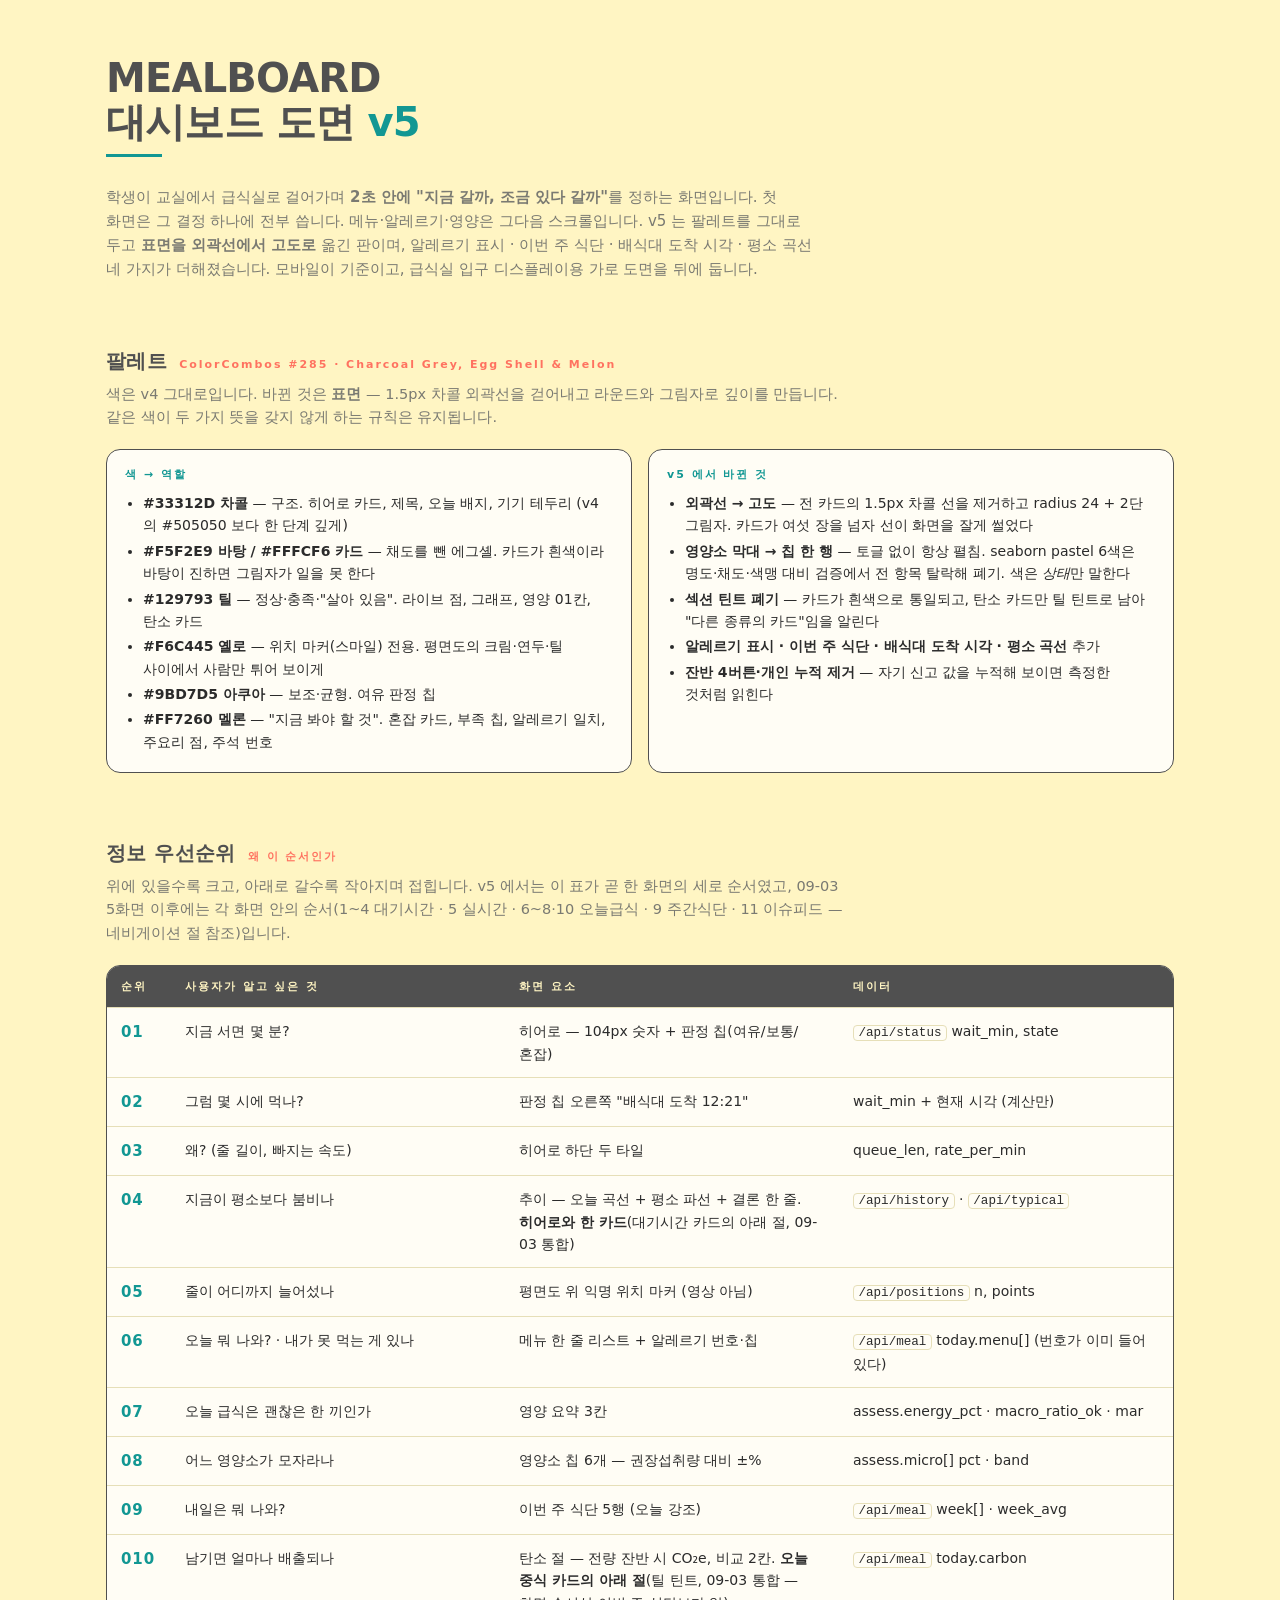
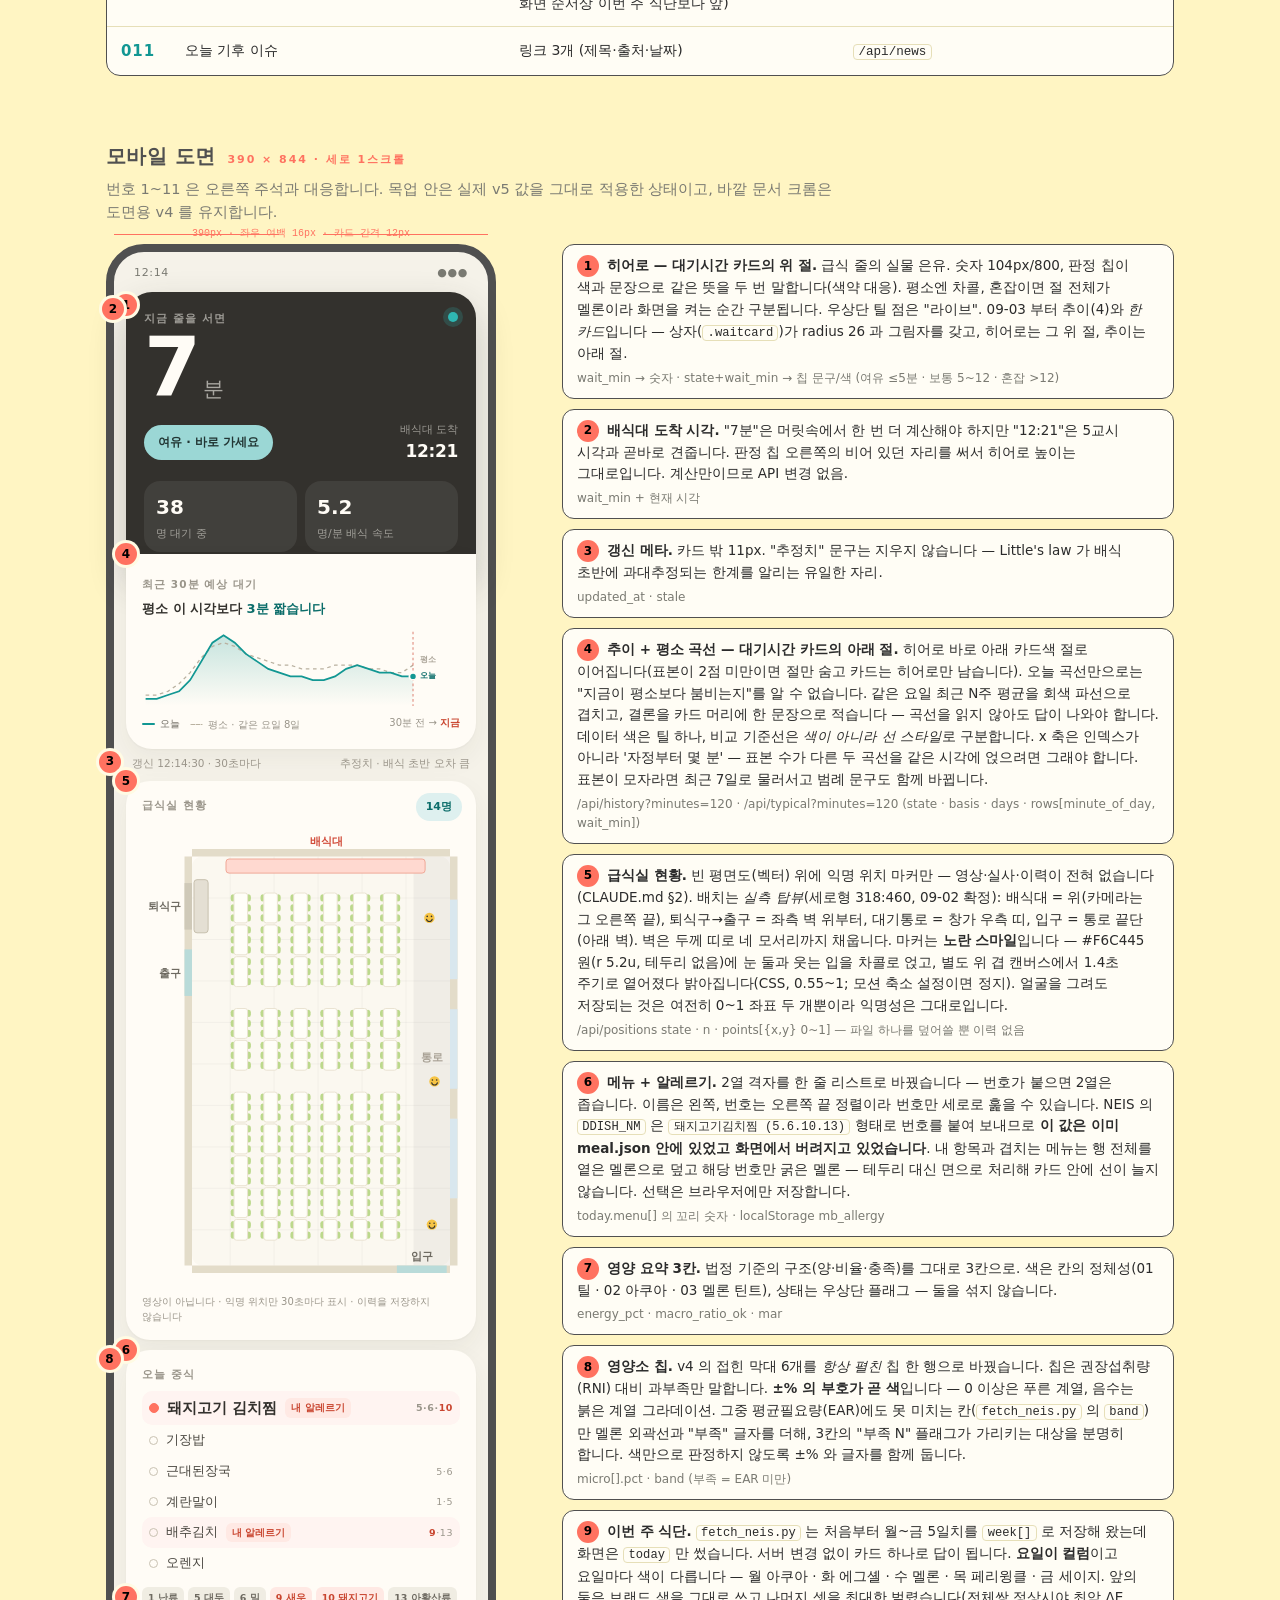
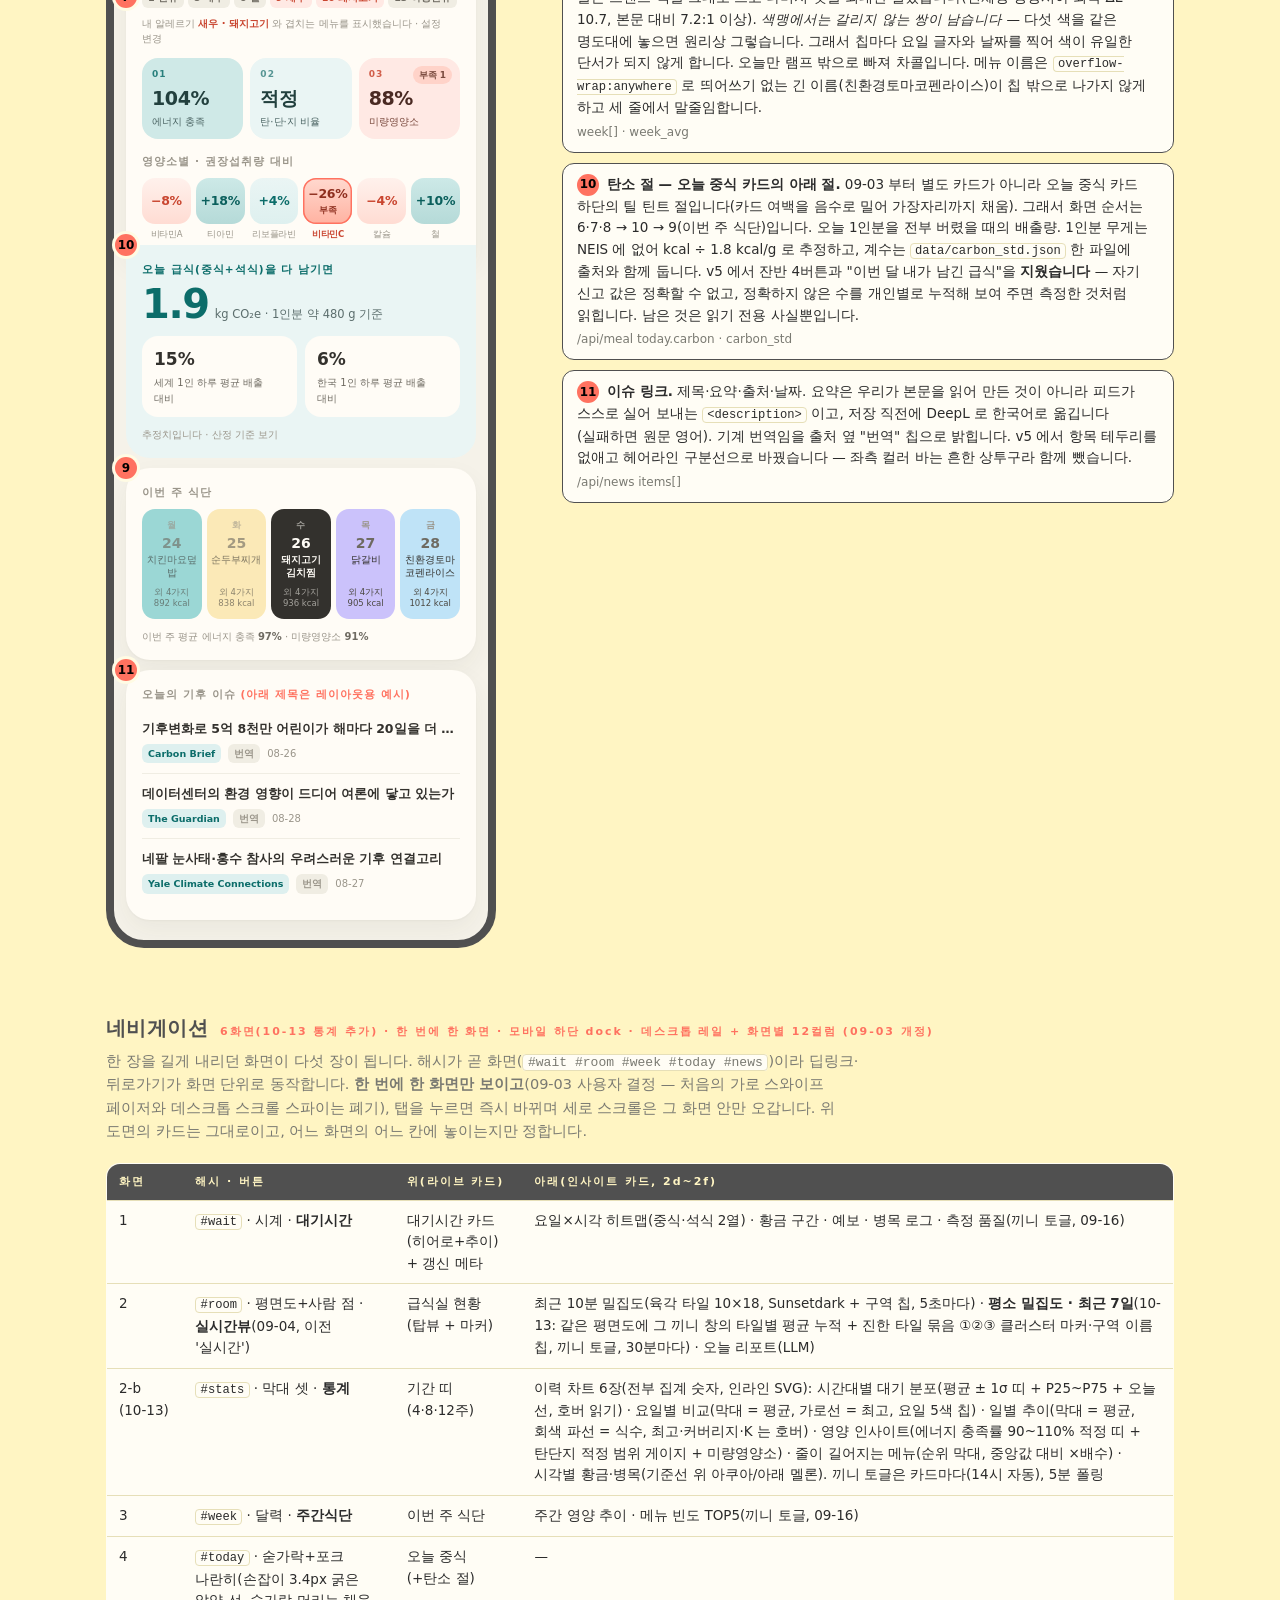
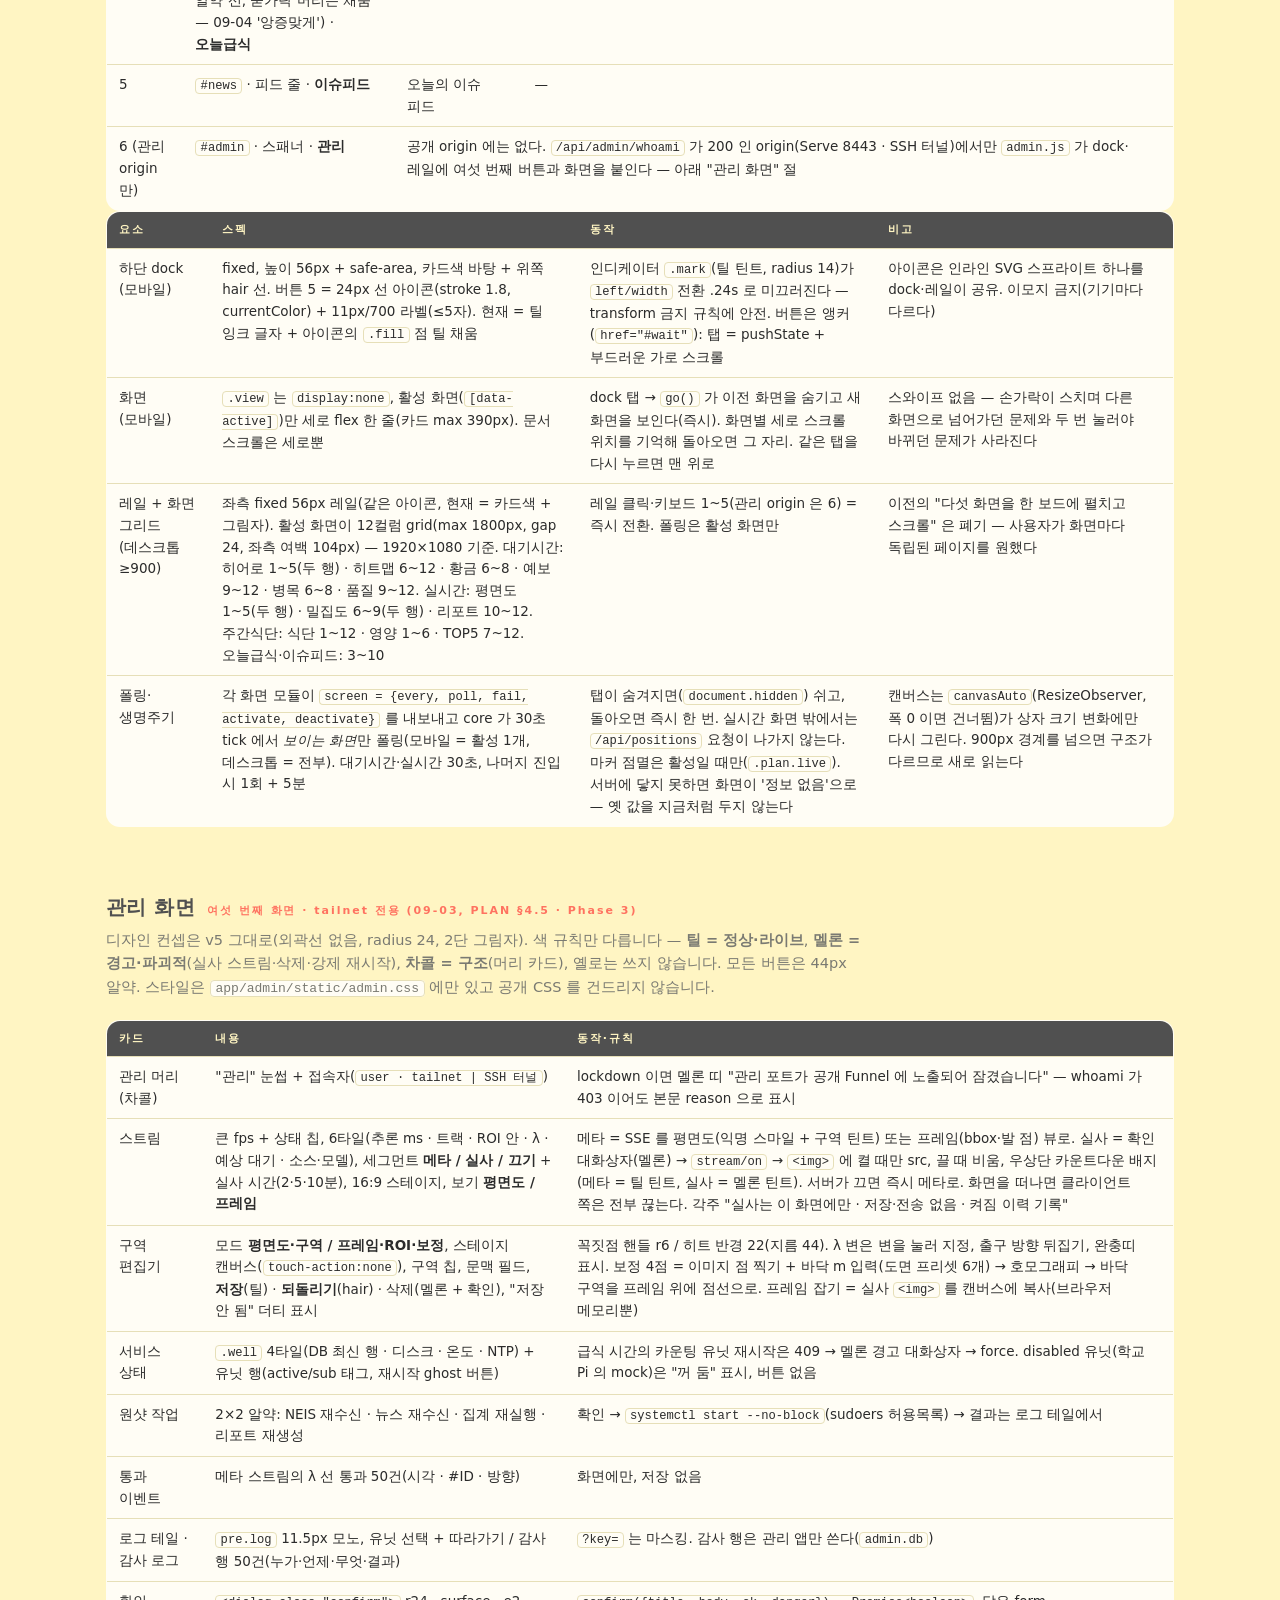
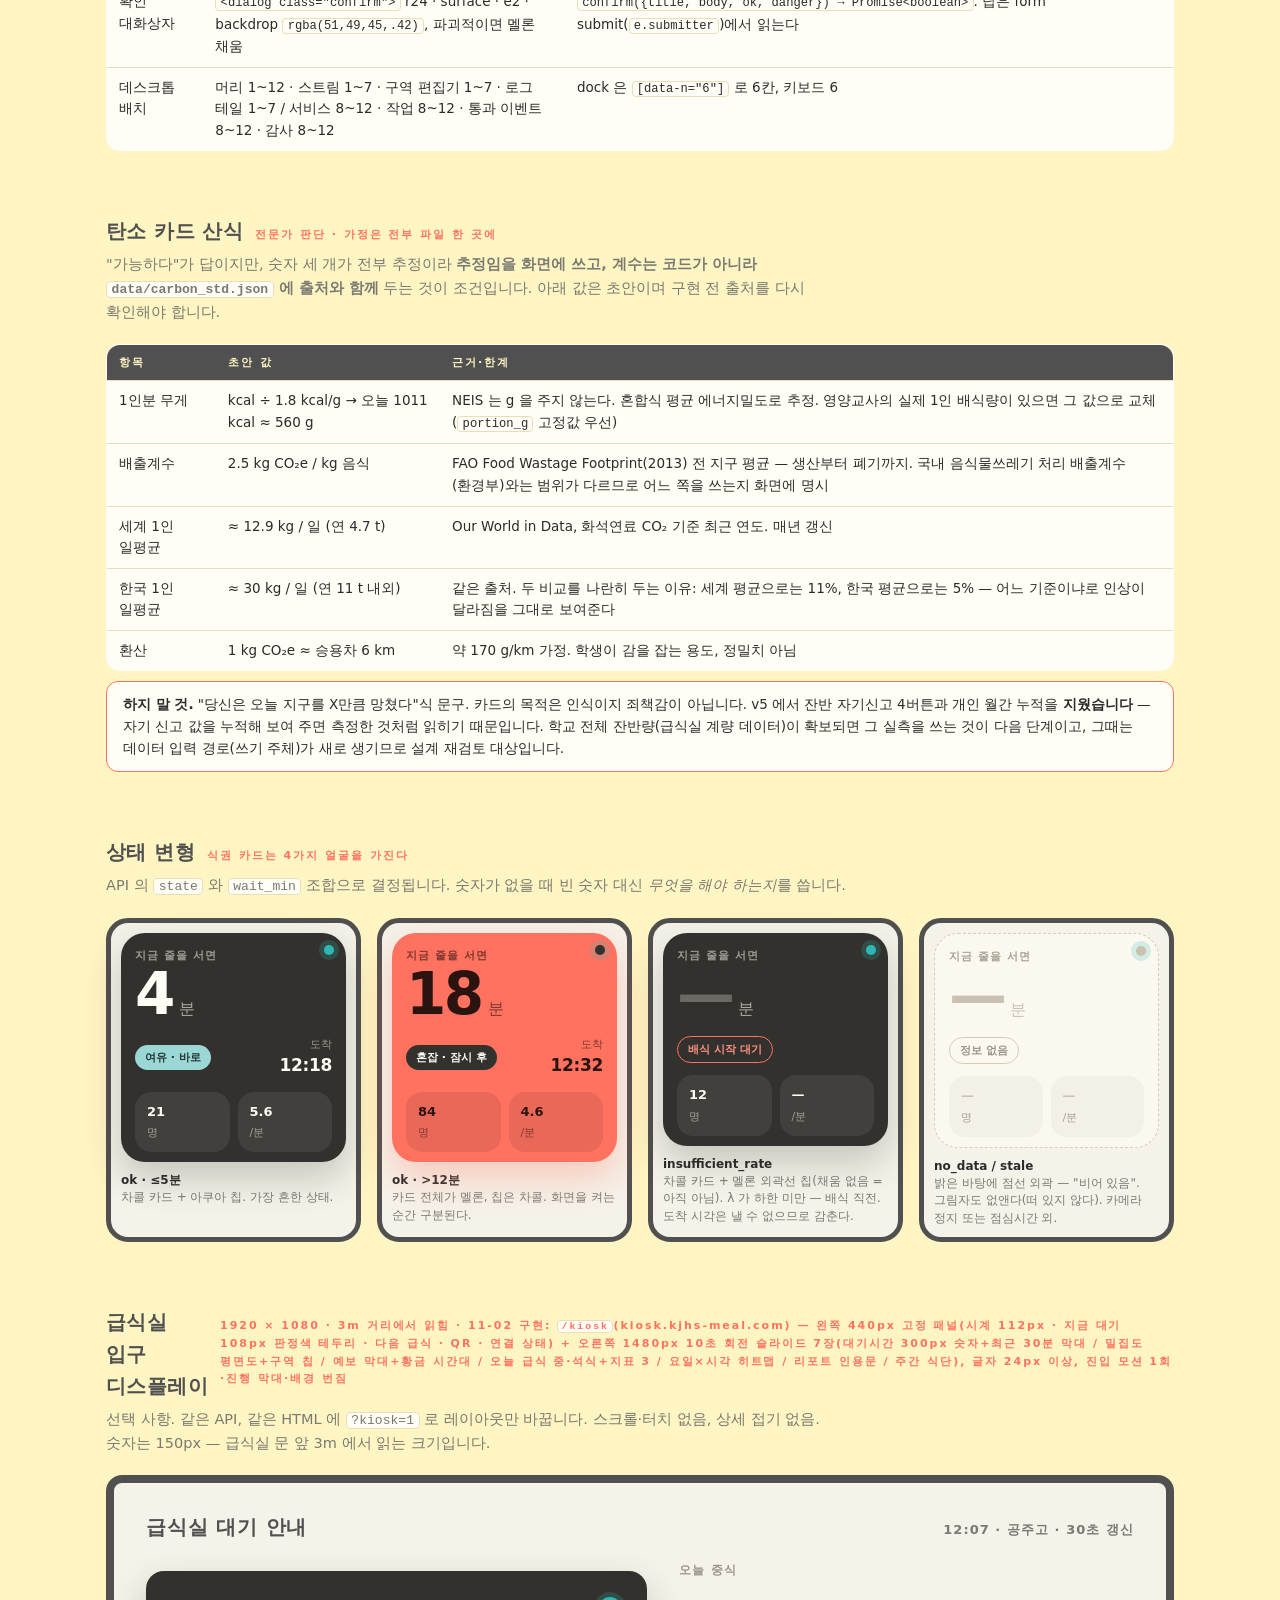
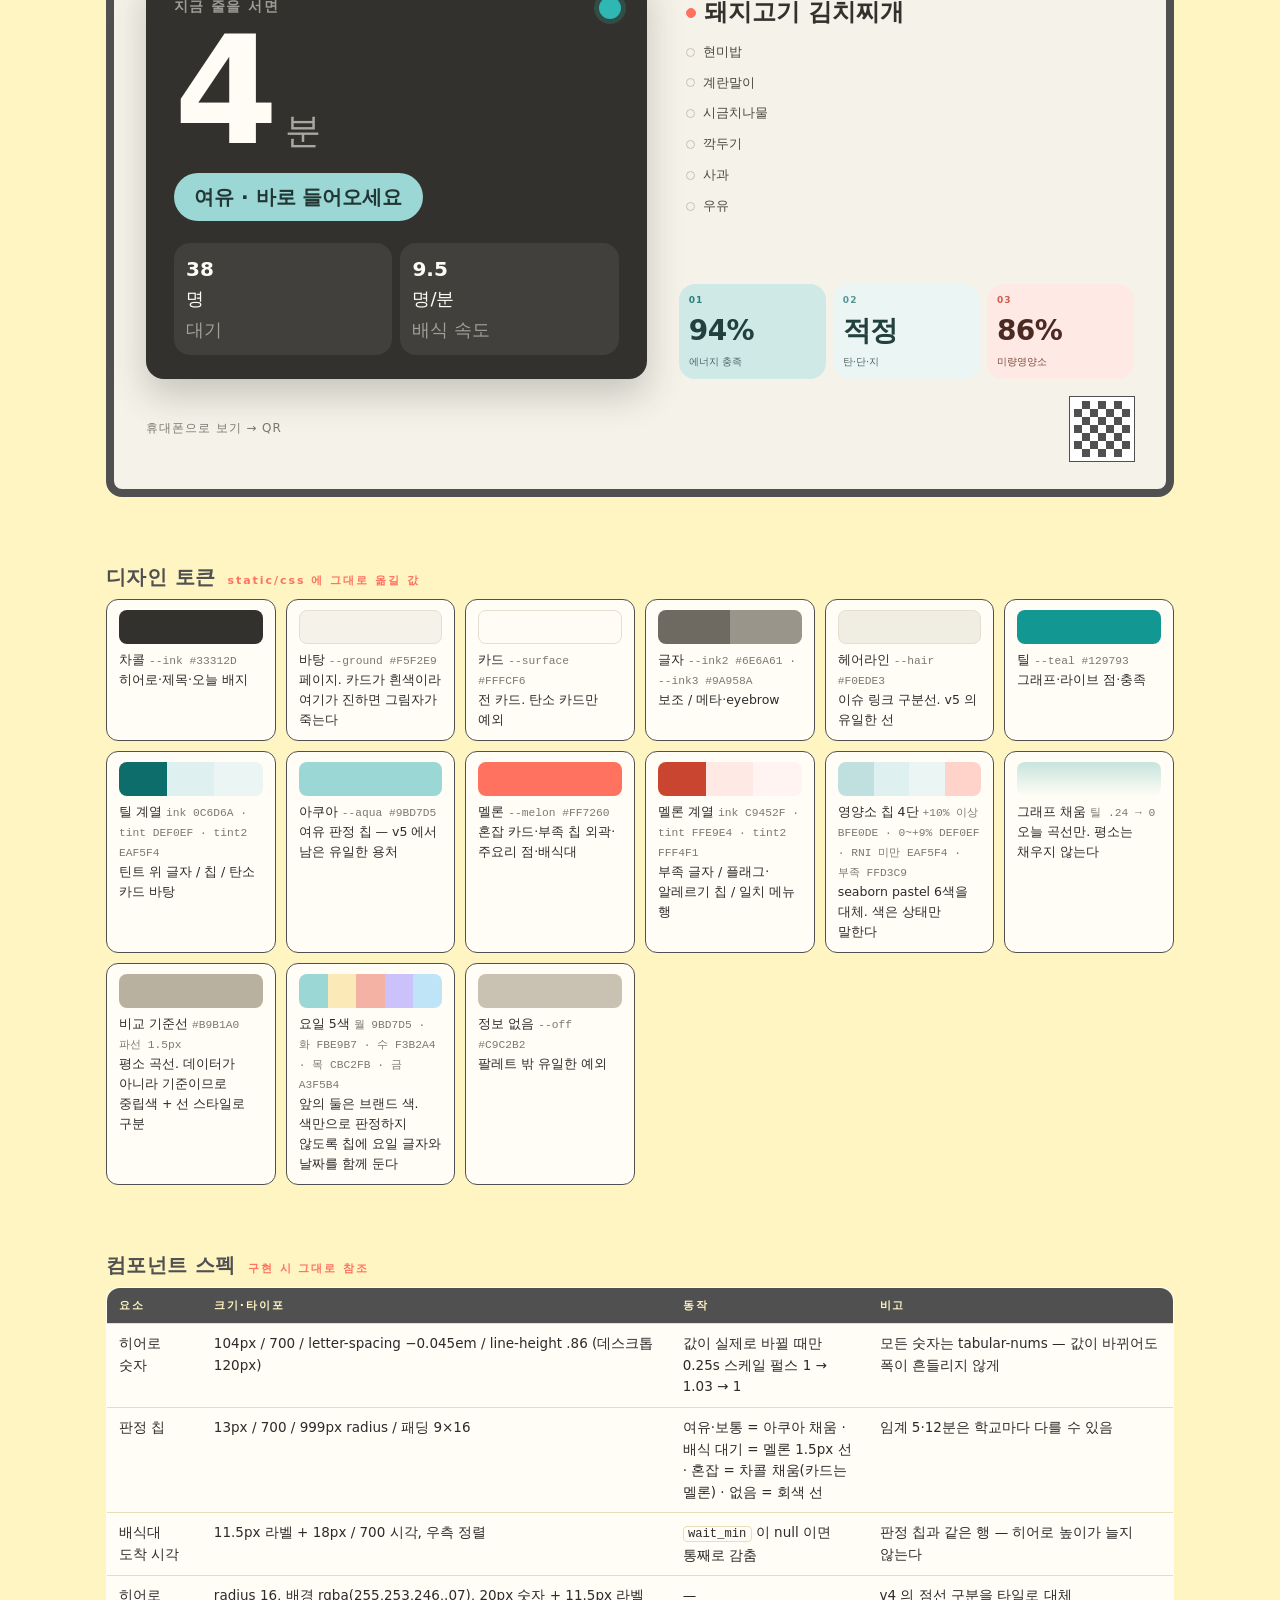
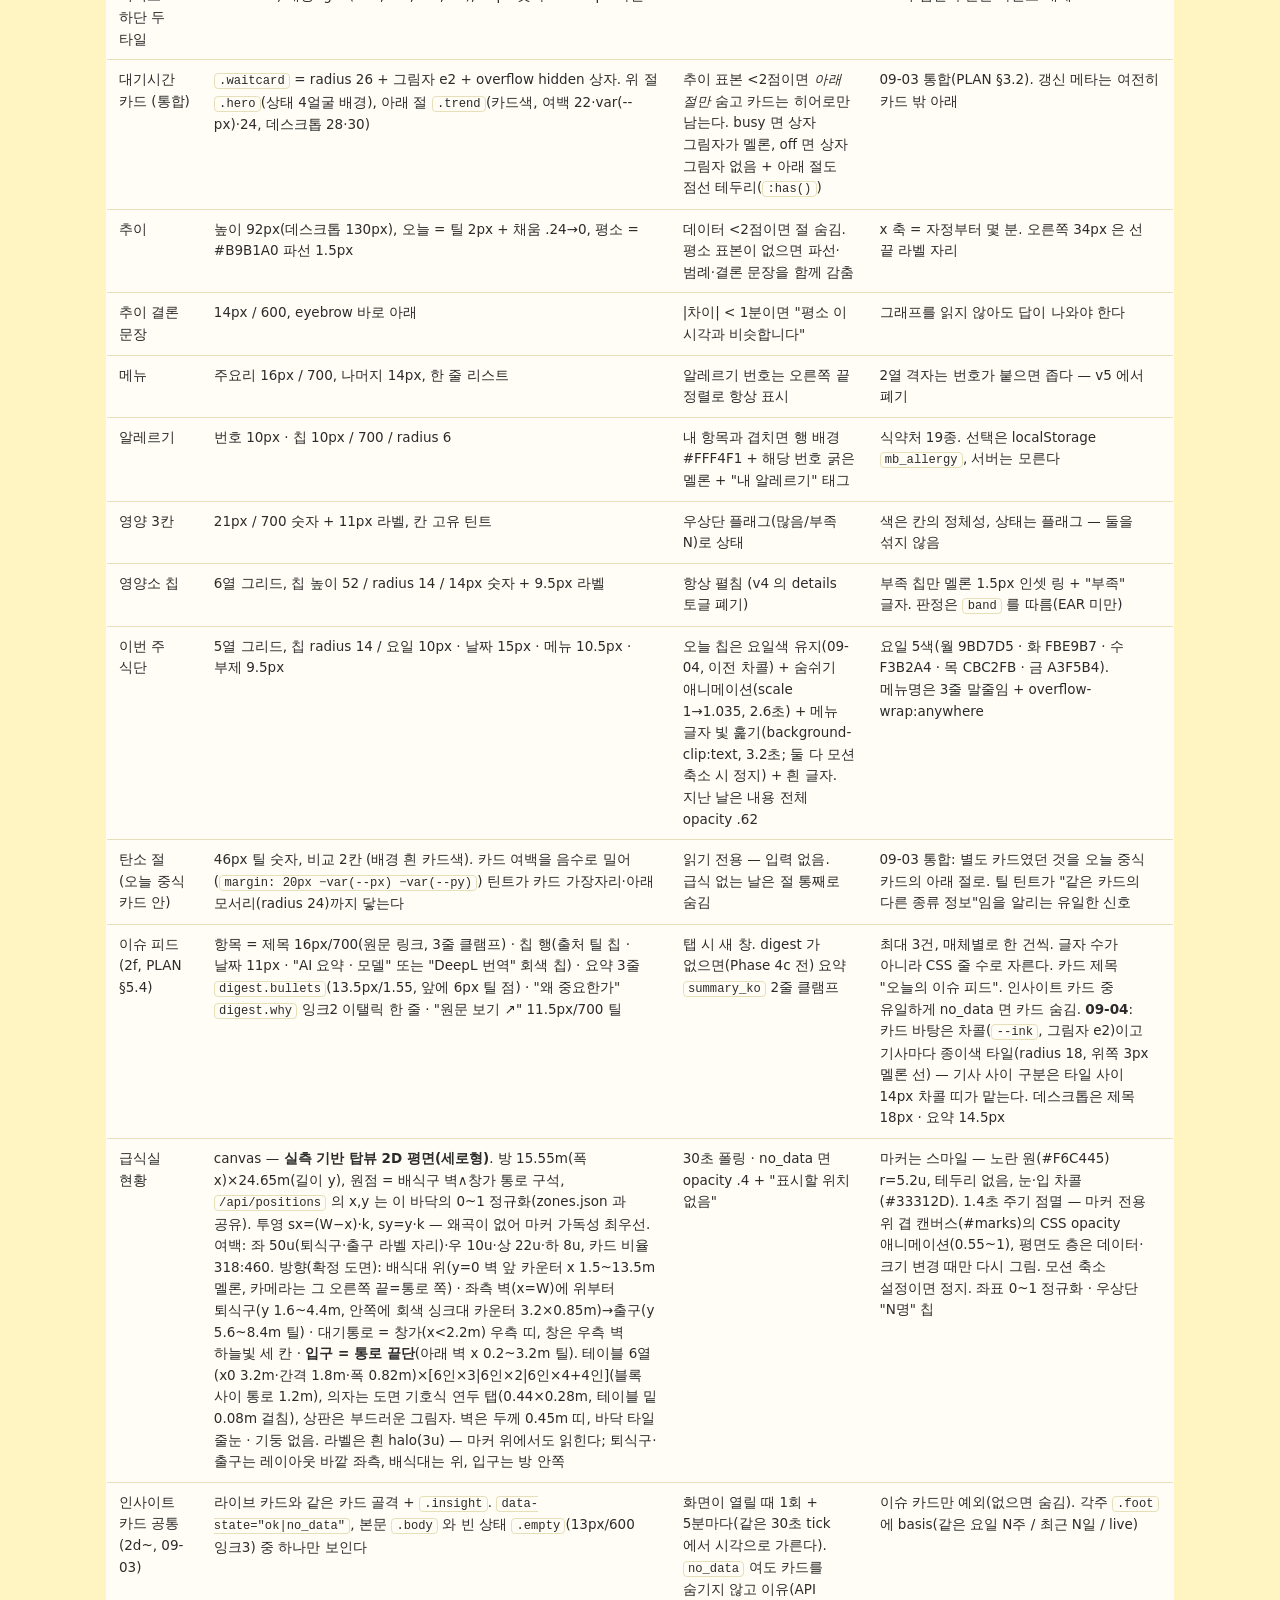
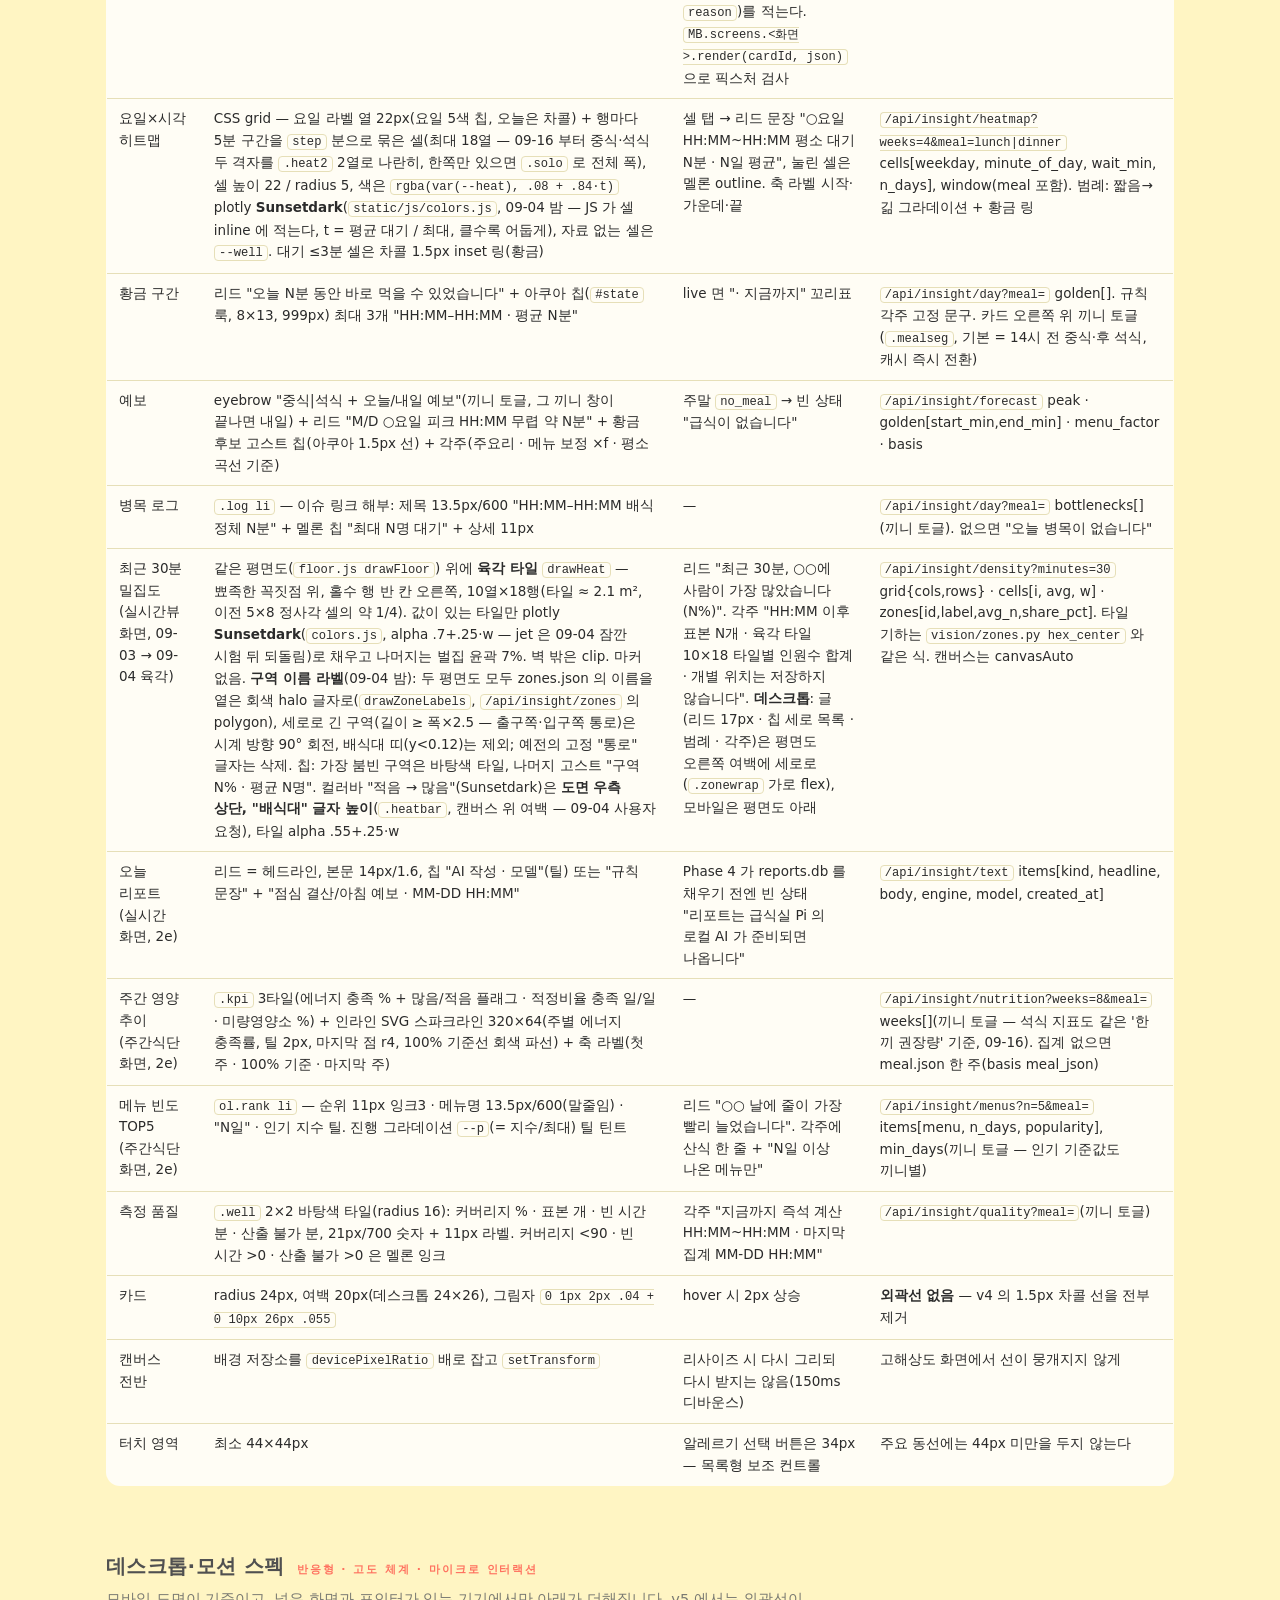
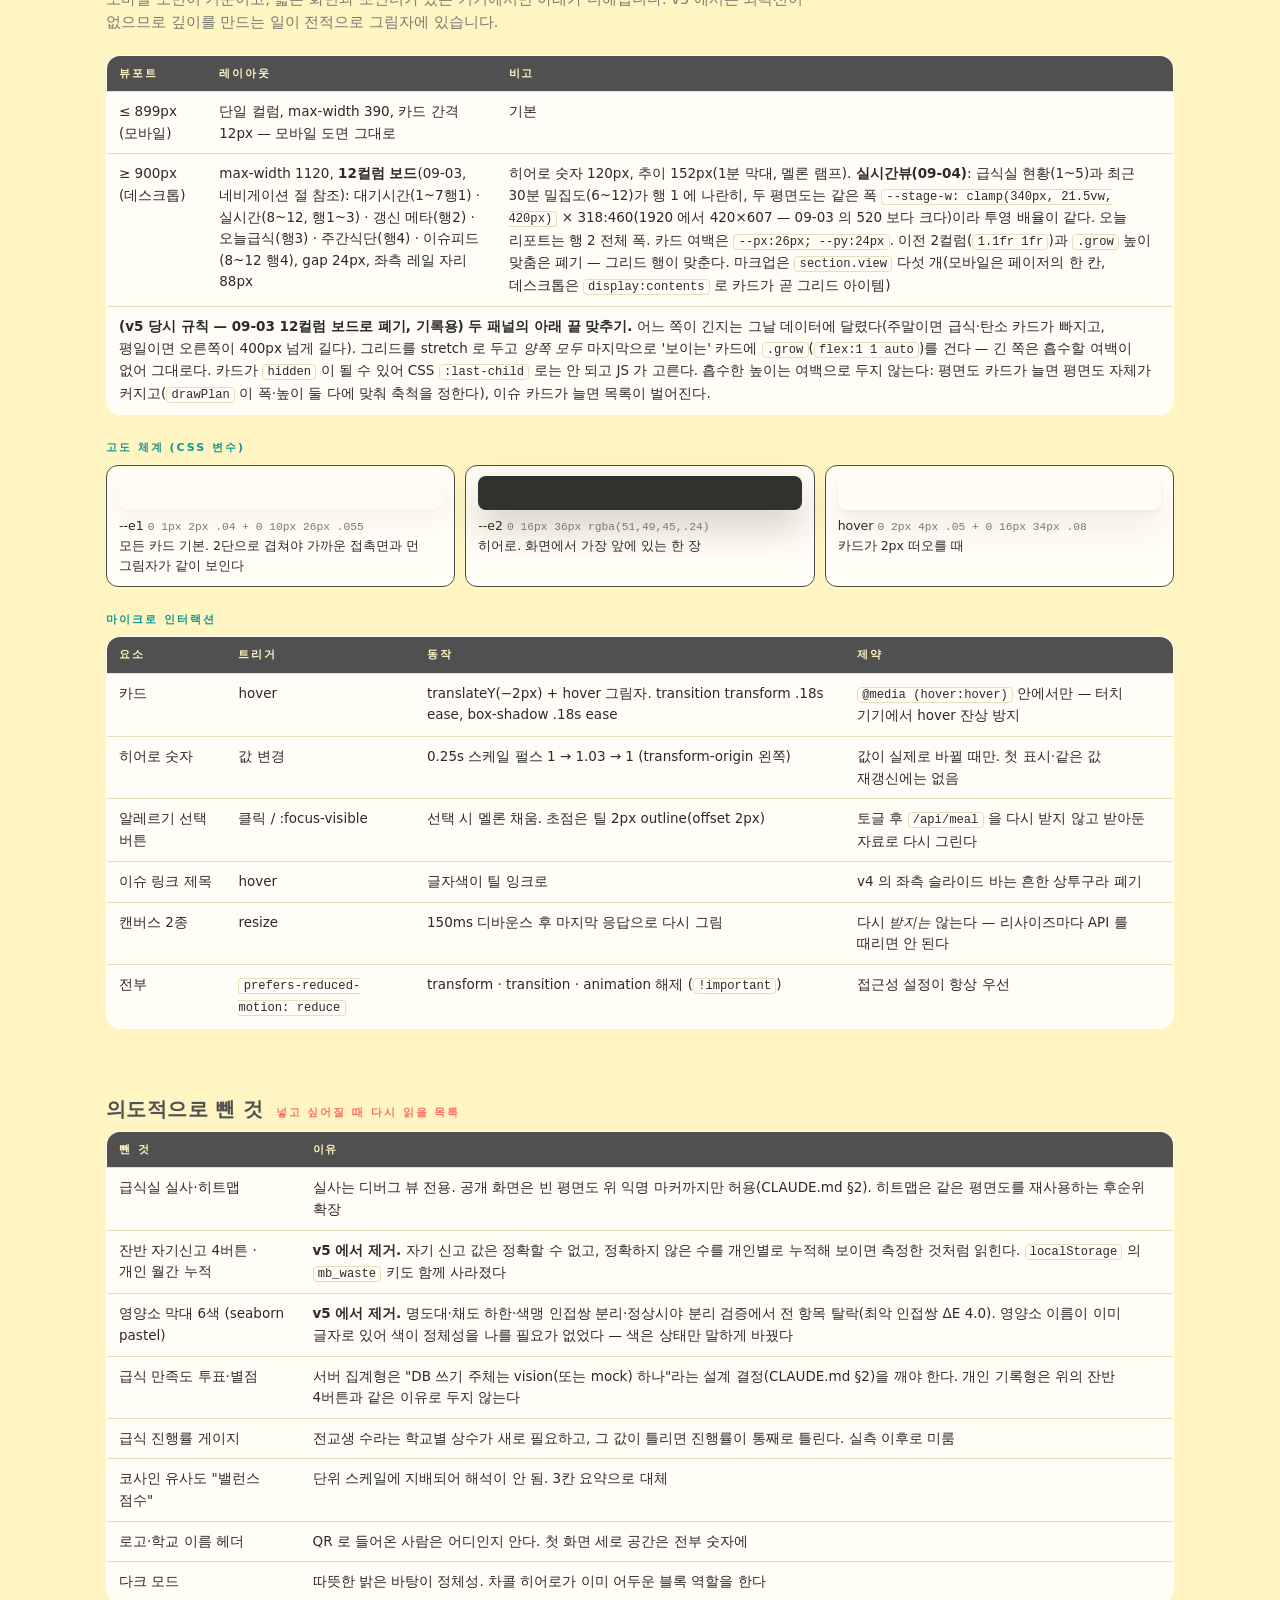
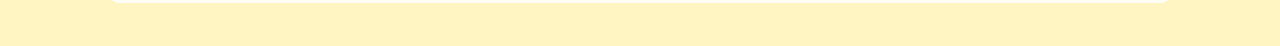
<file: docs/layout.html>
<!doctype html>
<html lang="ko">
<head>
<meta charset="utf-8">
<meta name="viewport" content="width=device-width, initial-scale=1">
<title>Mealboard 대시보드 도면 v5</title>
<style>
:root{
  /* ColorCombos #285 — Charcoal Grey, Egg Shell & Melon */
  --teal:#129793; --teal2:#5FB9B5; --aqua:#9BD7D5; --aqua2:#D3EDEC;
  --char:#505050; --char2:#6A6A6A;
  --egg:#FFF5C3; --egg2:#FFFBE4; --paper:#FFFDF5;
  --melon:#FF7260; --melon2:#FFB3A8;
  --ink:#2B2B2B; --mute:#7A7A72; --line:#505050; --soft:#E6DFB8;
  --off:#BDBDB5; --note:#FF7260;
}
*{box-sizing:border-box}
body{margin:0;background:var(--egg);color:var(--ink);font-family:"Pretendard","Apple SD Gothic Neo","Noto Sans KR",system-ui,sans-serif;line-height:1.6;word-break:keep-all;font-variant-numeric:tabular-nums}
main{max-width:1180px;margin:0 auto;padding:56px 56px 96px}
h1{font-size:40px;font-weight:800;letter-spacing:-.02em;line-height:1.1;margin:0 0 10px;color:var(--char)}
h1 b{color:var(--teal)}
.lead{color:var(--mute);max-width:720px;margin:0 0 44px;font-size:15px}
h2{font-size:20px;font-weight:800;letter-spacing:.02em;margin:64px 0 6px;display:flex;align-items:baseline;gap:12px;color:var(--char)}
h2 small{font-size:11px;letter-spacing:.18em;font-weight:700;color:var(--melon)}
.sub{color:var(--mute);margin:0 0 20px;max-width:760px;font-size:14.5px}
code{font-family:"D2Coding","Cascadia Code",ui-monospace,monospace;background:var(--paper);border:1px solid var(--soft);padding:0 .35em;border-radius:4px;font-size:.9em}
.rule{width:56px;border-top:3px solid var(--teal);margin:0 0 28px}

.ref{display:grid;grid-template-columns:1fr 1fr;gap:16px}
.ref>div{background:var(--paper);border:1.5px solid var(--line);border-radius:14px;padding:16px 18px;font-size:14px}
.ref h4{margin:0 0 8px;font-size:11px;letter-spacing:.18em;color:var(--teal);font-weight:800}
.ref ul{margin:0;padding-left:18px}
.ref li{margin:3px 0}

.prio{display:grid;grid-template-columns:64px 1fr 1fr 1fr;border:1.5px solid var(--line);border-radius:14px;overflow:hidden;background:var(--paper);font-size:14px}
.prio>div{padding:12px 14px;border-bottom:1px solid var(--soft)}
.prio>div:nth-child(-n+4){background:var(--char);color:var(--egg);font-weight:700;font-size:11px;letter-spacing:.18em}
.prio>div:nth-last-child(-n+4){border-bottom:0}
.prio .n{font-weight:800;font-size:15px;color:var(--teal);letter-spacing:.06em}
.prio .n::before{content:"0"}

.board{display:grid;grid-template-columns:420px 1fr;gap:36px;align-items:start}
.phone{width:390px;background:#F5F2E9;border-radius:38px;border:8px solid var(--char);padding:12px 12px 20px;position:relative}
.phone .statusbar{height:18px;display:flex;justify-content:space-between;font-size:11px;color:var(--mute);padding:0 8px;letter-spacing:.06em}
.dim{position:absolute;font-size:10px;color:var(--note);font-family:ui-monospace,monospace}
.dim.w{left:0;right:0;top:-26px;text-align:center}
.dim.w::before,.dim.w::after{content:"";position:absolute;top:50%;width:44%;border-top:1px solid var(--note)}
.dim.w::before{left:0}.dim.w::after{right:0}
.tag{position:absolute;width:22px;height:22px;border-radius:50%;background:var(--melon);color:#000;font-size:12px;font-weight:800;display:grid;place-items:center;box-shadow:0 0 0 3px var(--egg2);z-index:2}

/* ── 목업 내부는 팔레트 v5. 문서 크롬(표·토큰·주석)은 도면용이라 v4 그대로 둔다 ── */
.mk{--ground:#F5F2E9;--surface:#FFFCF6;--hair:#F0EDE3;--i1:#33312D;--i2:#6E6A61;--i3:#9A958A;--offc:#C9C2B2;
    --tl:#129793;--tli:#0C6D6A;--tlt:#DEF0EF;--tlt2:#EAF5F4;--ml:#FF7260;--mli:#C9452F;--mlt:#FFE9E4;--mlt2:#FFF4F1;
    --sh:0 1px 2px rgba(51,49,45,.04),0 10px 26px rgba(51,49,45,.055)}
.card{background:var(--surface);border-radius:24px;padding:16px;margin-top:10px;position:relative;box-shadow:var(--sh)}
.eyebrow{font-size:10.5px;letter-spacing:.10em;color:var(--i3);font-weight:700}

/* ① 히어로 */
.ticket{background:var(--i1);color:var(--surface);border-radius:24px;padding:18px 18px 14px;box-shadow:0 16px 36px rgba(51,49,45,.24)}
.ticket .eyebrow{color:rgba(255,253,246,.52)}
.ticket .big{display:flex;align-items:baseline;gap:6px;margin-top:6px}
.ticket .num{font-size:82px;font-weight:800;line-height:.86;letter-spacing:-.045em;color:var(--surface)}
.ticket .unit{font-size:21px;font-weight:500;color:rgba(255,253,246,.58)}
.vrow{display:flex;align-items:center;justify-content:space-between;gap:10px;margin-top:14px}
.ticket .verdict{display:inline-flex;align-items:center;padding:8px 14px;border-radius:999px;font-weight:700;font-size:12px;background:var(--tlt) ;background:#9BD7D5;color:#223634}
.arrive{text-align:right;flex:none}
.arrive em{font-style:normal;display:block;font-size:10.5px;color:rgba(255,253,246,.5)}
.arrive b{font-size:17px;font-weight:800;letter-spacing:-.02em;color:var(--surface)}
.ticket .foot{display:grid;grid-template-columns:1fr 1fr;gap:8px;margin-top:16px;font-size:11px}
.ticket .foot>div{background:rgba(255,253,246,.07);border-radius:16px;padding:10px 12px}
.ticket .foot b{display:block;font-size:20px;font-weight:800;color:var(--surface)}
.ticket .foot span{display:block;color:rgba(255,253,246,.5);margin-top:2px}
.ticket.mid .verdict{background:transparent;border:1.5px solid var(--ml);color:#FF9182}
.ticket.mid .num{color:rgba(255,253,246,.28)}
.ticket.bad{background:var(--ml);box-shadow:0 16px 36px rgba(255,114,96,.32)}
.ticket.bad .eyebrow,.ticket.bad .unit,.ticket.bad .arrive em{color:rgba(43,20,16,.62)}
.ticket.bad .num,.ticket.bad .foot b,.ticket.bad .arrive b{color:#2B1410}
.ticket.bad .foot>div{background:rgba(43,20,16,.10)}
.ticket.bad .foot span{color:rgba(43,20,16,.55)}
.ticket.bad .verdict{background:var(--i1);color:var(--surface)}
.ticket.bad .dot{background:var(--i1)}
.ticket.off{background:#FBF8F0;color:var(--i1);border:1.5px dashed #D5CDBA;box-shadow:none}
.ticket.off .eyebrow{color:#A9A296}
.ticket.off .num,.ticket.off .unit{color:var(--offc)}
.ticket.off .verdict{background:transparent;border:1.5px solid #D5CDBA;color:var(--i3)}
.ticket.off .foot>div{background:#F3F0E7}
.ticket.off .foot b{color:var(--offc)}.ticket.off .foot span{color:#A9A296}
.ticket.off .dot{background:var(--offc)}
.ticket .dot{position:absolute;right:18px;top:20px;width:10px;height:10px;border-radius:50%;background:#2FB7B3;box-shadow:0 0 0 5px rgba(47,183,179,.20)}
.meta{position:relative;display:flex;justify-content:space-between;font-size:10.5px;color:var(--i3);padding:6px 6px 0}

/* ③ 추이 */
.lead2{font-size:13px;font-weight:600;color:var(--i1);margin-top:6px}
.lead2 b{color:var(--tli)}
.spark{height:76px;margin-top:10px;position:relative}
.spark svg{width:100%;height:100%;display:block}
.lg{display:flex;justify-content:space-between;align-items:center;margin-top:8px;font-size:10px;color:var(--i3)}
.lg em{font-style:normal;display:inline-flex;align-items:center;gap:5px;color:var(--i2);margin-right:10px}
.lg em::before{content:"";width:13px;height:2px;border-radius:2px;background:var(--tl)}
.lg em.r{color:var(--i3)}
.lg em.r::before{height:0;background:none;border-top:1.5px dashed #B9B1A0}
.lg b{color:var(--mli)}

/* ④ 메뉴 + ① 알레르기 */
.menu{list-style:none;padding:0;margin:8px 0 0}
.menu li{display:flex;align-items:center;gap:8px;padding:5px 7px;font-size:13px;color:#4A4740}
.menu li::before{content:"";width:7px;height:7px;border-radius:50%;border:1.5px solid var(--offc);flex:none}
.menu li.main{font-size:15px;font-weight:800;color:var(--i1)}
.menu li.main::before{width:8px;height:8px;background:var(--ml);border-color:var(--ml)}
.menu li.hit{background:var(--mlt2);border-radius:10px}
.menu li .codes{margin-left:auto;font-size:9.5px;color:var(--i3);letter-spacing:.06em;flex:none}
.menu li .codes b{color:var(--mli)}
.menu li .atag{font-size:9.5px;font-weight:800;color:var(--mli);background:var(--mlt);border-radius:6px;padding:2px 6px;flex:none}
.chips{display:flex;flex-wrap:wrap;gap:4px;margin-top:8px}
.chips span{font-size:9.5px;font-weight:800;border-radius:6px;padding:3px 6px;background:var(--hair);color:var(--i2)}
.chips span.on{background:var(--mlt);color:var(--mli)}

/* ⑤ 영양 3칸 */
.kpi{display:grid;grid-template-columns:repeat(3,1fr);gap:7px;margin-top:12px}
.kpi>div{border-radius:16px;padding:9px 10px;position:relative}
.kpi>div:nth-child(1){background:#CFE9E7}
.kpi>div:nth-child(2){background:var(--tlt2)}
.kpi>div:nth-child(3){background:var(--mlt)}
.kpi>div::before{content:"0" counter(k);counter-increment:k;font-size:9px;font-weight:800;letter-spacing:.12em;display:block;opacity:.85}
.kpi{counter-reset:k}
.kpi>div:nth-child(1)::before{color:var(--tli)}
.kpi>div:nth-child(2)::before{color:#3D8583}
.kpi>div:nth-child(3)::before{color:var(--mli)}
.kpi b{display:block;font-size:19px;font-weight:800;letter-spacing:-.02em;color:#22403E;margin-top:2px}
.kpi>div:nth-child(3) b{color:#4A2A23}
.kpi span{font-size:10px;color:#4C6564;display:block}
.kpi>div:nth-child(3) span{color:#7A4A3E}
.kpi .flag{position:absolute;right:8px;top:8px;font-size:9px;font-weight:800;padding:2px 6px;border-radius:999px;background:#FFD3C9;color:#A83A28}

/* ⑥ 영양소 칩 — 토글 없이 항상 펼침 */
.micro{display:grid;grid-template-columns:repeat(6,1fr);gap:5px;margin-top:8px}
.micro>div{display:flex;flex-direction:column;gap:4px}
.micro .v{height:46px;border-radius:13px;display:flex;flex-direction:column;align-items:center;justify-content:center;gap:0;font-size:12.5px;font-weight:800;letter-spacing:-.02em}
.micro .v em{font-style:normal;font-size:8.5px;font-weight:800}
.micro .n{font-size:8.5px;color:var(--i3);text-align:center;letter-spacing:-.03em}
.micro [data-b="hi"] .v{background:linear-gradient(180deg,#CDE9E7,#B5DAD8);color:#0A5F5C}
.micro [data-b="mid"] .v{background:linear-gradient(180deg,var(--tlt2),var(--tlt));color:var(--tli)}
.micro [data-b="lo"] .v{background:linear-gradient(180deg,#FFF1EC,#FFDCD3);color:#C9452F}
.micro [data-b="short"] .v{background:linear-gradient(180deg,#FFD9CF,#FFB2A1);color:#8E2E1E;box-shadow:inset 0 0 0 1.5px var(--ml)}
.micro [data-b="short"] .n{color:var(--mli);font-weight:800}

/* ② 이번 주 식단 — 요일이 컬럼. 색은 요일마다 다르고, 오늘도 요일색을 유지(09-04: 숨쉬기 애니메이션·메뉴 굵게로 표시) */
.week{display:grid;grid-template-columns:repeat(5,minmax(0,1fr));gap:5px;margin-top:8px;align-items:stretch}
.week>div{border-radius:13px;padding:9px 4px 10px;display:flex;flex-direction:column;align-items:center;gap:4px;text-align:center;min-width:0}
.week .d{font-size:9px;font-weight:800;color:var(--i3)}
.week .n{font-size:14px;font-weight:800;line-height:1;color:var(--i2)}
.week .m{font-size:9.5px;font-weight:500;color:var(--i1);line-height:1.35;word-break:keep-all;overflow-wrap:anywhere;max-width:100%}
.week .k{font-size:8.5px;color:#4A4740;margin-top:auto;padding-top:3px;line-height:1.3}
.week [data-wd="1"]{background:#9BD7D5}
.week [data-wd="2"]{background:#FBE9B7}
.week [data-wd="3"]{background:#F3B2A4}
.week [data-wd="4"]{background:#CBC2FB}
.week [data-wd="5"]{background:#BFE3F7}
.week [data-w="past"]>*{opacity:.62}
.week [data-w="today"]{background:var(--i1)}
.week [data-w="today"] .d{color:rgba(255,253,246,.55)}
.week [data-w="today"] .n,.week [data-w="today"] .m{color:var(--surface)}
.week [data-w="today"] .m{font-weight:800}
.week [data-w="today"] .k{color:rgba(255,253,246,.55)}
.foot-note{position:relative;font-size:10px;color:var(--i3);margin-top:10px;line-height:1.5}

/* ⑧ 탄소 카드 — 읽기 전용 */
.carbon{background:var(--tlt2);box-shadow:0 1px 2px rgba(51,49,45,.04),0 10px 26px rgba(18,151,147,.09)}
.carbon .eyebrow{color:var(--tli)}
.carbon .big{display:flex;align-items:baseline;gap:6px;margin-top:6px;flex-wrap:wrap}
.carbon .num{font-size:40px;font-weight:800;letter-spacing:-.035em;color:var(--tli);line-height:1}
.carbon .unit{font-size:11.5px;color:#5C6E6D}
.carbon .cmp{display:grid;grid-template-columns:1fr 1fr;gap:8px;margin-top:12px}
.carbon .cmp>div{background:var(--surface);border-radius:16px;padding:10px 12px;font-size:10px;color:var(--i2)}
.carbon .cmp b{display:block;font-size:17px;font-weight:800;color:var(--i1);margin-bottom:2px}

/* ⑨ 이슈 링크 */
.news{list-style:none;padding:0;margin:6px 0 0}
.news li{display:flex;flex-direction:column;gap:5px;font-size:12.5px;padding:10px 0;border-bottom:1px solid var(--hair)}
.news li:last-child{border-bottom:0}
.news li>span{font-weight:600;color:var(--i1);white-space:nowrap;overflow:hidden;text-overflow:ellipsis}
.news li div{display:flex;align-items:center;gap:7px}
.news li em{font-style:normal;font-size:9.5px;font-weight:800;color:var(--tli);background:var(--tlt);border-radius:6px;padding:2px 6px}
.news li em.ko{color:var(--i3);background:var(--hair)}
.news li small{font-size:10px;color:var(--i3)}

.notes{display:grid;gap:10px}
.note{background:var(--paper);border:1.5px solid var(--line);border-radius:12px;padding:10px 14px;font-size:13.5px}
.note b{display:inline-grid;place-items:center;width:22px;height:22px;border-radius:50%;background:var(--melon);color:#000;font-size:12px;margin-right:8px;vertical-align:middle}
.note .api{display:block;margin-top:4px;color:var(--mute);font-size:12px}

.variants{display:grid;grid-template-columns:repeat(4,1fr);gap:16px}
.variants .phone-mini{background:#F5F2E9;border-radius:22px;border:5px solid var(--char);padding:10px}
.variants .ticket{margin-top:0;padding:14px 14px 10px}
.variants .num{font-size:58px}
.variants .unit{font-size:16px}
.variants .verdict{font-size:11px;padding:4px 10px}
.variants .foot{margin-top:12px;font-size:11px}
.variants .foot b{font-size:13px}
.variants .dot{width:10px;height:10px;right:12px;top:12px}
.variants .cap{font-size:12px;color:var(--mute);margin-top:10px;line-height:1.45}
.variants .cap b{color:var(--ink)}

.kiosk{background:#F5F2E9;border:8px solid var(--char);border-radius:16px;aspect-ratio:16/9;padding:28px 32px;display:grid;grid-template-columns:1.1fr 1fr;grid-template-rows:auto 1fr auto;gap:18px 32px;position:relative}
.kiosk .k-title{grid-column:1/-1;display:flex;justify-content:space-between;align-items:baseline;font-size:20px;font-weight:800;letter-spacing:.04em;color:var(--char)}
.kiosk .k-title span{font-size:13px;color:var(--mute);font-weight:600;letter-spacing:.08em}
.kiosk .k-hero{border-radius:18px;padding:24px 28px;display:flex;flex-direction:column;justify-content:center}
.kiosk .k-hero .num{font-size:150px;font-weight:800;line-height:.9;letter-spacing:-.05em}
.kiosk .k-hero .unit{font-size:36px;margin-left:8px}
.kiosk .k-hero .verdict{font-size:20px;padding:8px 20px;margin-top:14px;align-self:flex-start}
.kiosk .k-hero .foot{font-size:18px;margin-top:22px}
.kiosk .k-hero .dot{width:22px;height:22px;right:26px;top:26px}
.kiosk .k-menu{display:flex;flex-direction:column}
.kiosk .k-menu .menu{font-size:20px;gap:8px 20px;flex:1}
.kiosk .k-menu .menu li.main{font-size:24px}
.kiosk .k-menu .kpi b{font-size:28px}
.kiosk .k-foot{grid-column:1/-1;display:flex;justify-content:space-between;align-items:center;font-size:12px;color:var(--mute);letter-spacing:.08em}
.kiosk .qr{width:64px;height:64px;background:repeating-conic-gradient(var(--char) 0 25%,#fff 0 50%) 0 0/16px 16px;border:4px solid #fff;outline:1.5px solid var(--line)}

table{border-collapse:collapse;width:100%;font-size:13.5px;background:var(--paper);border:1.5px solid var(--line);border-radius:14px;overflow:hidden}
th,td{border-bottom:1px solid var(--soft);padding:9px 12px;text-align:left;vertical-align:top}
th{background:var(--char);color:var(--egg);font-size:11px;letter-spacing:.18em;font-weight:700}
tr:last-child td{border-bottom:0}
.tokens{display:grid;grid-template-columns:repeat(auto-fit,minmax(160px,1fr));gap:10px}
.tok{background:var(--paper);border:1.5px solid var(--line);border-radius:12px;padding:10px 12px;font-size:12.5px}
.tok i{display:block;height:34px;border-radius:8px;margin-bottom:6px}
.tok code{border:0;background:transparent;padding:0;color:var(--mute)}
.warn{background:var(--paper);border:1.5px solid var(--melon);border-radius:12px;padding:12px 16px;font-size:13.5px;margin:10px 0}
@media (max-width:900px){main{padding:28px 18px}.board{grid-template-columns:1fr}.variants,.ref{grid-template-columns:1fr 1fr}.prio{grid-template-columns:48px 1fr}.prio>div:nth-child(4n+3),.prio>div:nth-child(4n+4){display:none}}
</style>
</head>
<body>
<main class="mk">
<h1>MEALBOARD<br>대시보드 도면 <b>v5</b></h1><div class="rule"></div>
<p class="lead">학생이 교실에서 급식실로 걸어가며 <strong>2초 안에 "지금 갈까, 조금 있다 갈까"</strong>를 정하는 화면입니다. 첫 화면은 그 결정 하나에 전부 씁니다. 메뉴·알레르기·영양은 그다음 스크롤입니다. v5 는 팔레트를 그대로 두고 <strong>표면을 외곽선에서 고도로</strong> 옮긴 판이며, 알레르기 표시 · 이번 주 식단 · 배식대 도착 시각 · 평소 곡선 네 가지가 더해졌습니다. 모바일이 기준이고, 급식실 입구 디스플레이용 가로 도면을 뒤에 둡니다.</p>

<h2>팔레트 <small>ColorCombos #285 · Charcoal Grey, Egg Shell &amp; Melon</small></h2>
<p class="sub">색은 v4 그대로입니다. 바뀐 것은 <b>표면</b> — 1.5px 차콜 외곽선을 걷어내고 라운드와 그림자로 깊이를 만듭니다. 같은 색이 두 가지 뜻을 갖지 않게 하는 규칙은 유지됩니다.</p>
<div class="ref">
<div><h4>색 → 역할</h4><ul>
<li><b>#33312D 차콜</b> — 구조. 히어로 카드, 제목, 오늘 배지, 기기 테두리 (v4 의 #505050 보다 한 단계 깊게)</li>
<li><b>#F5F2E9 바탕 / #FFFCF6 카드</b> — 채도를 뺀 에그셸. 카드가 흰색이라 바탕이 진하면 그림자가 일을 못 한다</li>
<li><b>#129793 틸</b> — 정상·충족·"살아 있음". 라이브 점, 그래프, 영양 01칸, 탄소 카드</li>
<li><b>#F6C445 옐로</b> — 위치 마커(스마일) 전용. 평면도의 크림·연두·틸 사이에서 사람만 튀어 보이게</li>
<li><b>#9BD7D5 아쿠아</b> — 보조·균형. 여유 판정 칩</li>
<li><b>#FF7260 멜론</b> — "지금 봐야 할 것". 혼잡 카드, 부족 칩, 알레르기 일치, 주요리 점, 주석 번호</li>
</ul></div>
<div><h4>v5 에서 바뀐 것</h4><ul>
<li><b>외곽선 → 고도</b> — 전 카드의 1.5px 차콜 선을 제거하고 radius 24 + 2단 그림자. 카드가 여섯 장을 넘자 선이 화면을 잘게 썰었다</li>
<li><b>영양소 막대 → 칩 한 행</b> — 토글 없이 항상 펼침. seaborn pastel 6색은 명도·채도·색맹 대비 검증에서 전 항목 탈락해 폐기. 색은 <em>상태</em>만 말한다</li>
<li><b>섹션 틴트 폐기</b> — 카드가 흰색으로 통일되고, 탄소 카드만 틸 틴트로 남아 "다른 종류의 카드"임을 알린다</li>
<li><b>알레르기 표시 · 이번 주 식단 · 배식대 도착 시각 · 평소 곡선</b> 추가</li>
<li><b>잔반 4버튼·개인 누적 제거</b> — 자기 신고 값을 누적해 보이면 측정한 것처럼 읽힌다</li>
</ul></div>
</div>
<h2>정보 우선순위 <small>왜 이 순서인가</small></h2>
<p class="sub">위에 있을수록 크고, 아래로 갈수록 작아지며 접힙니다. v5 에서는 이 표가 곧 한 화면의 세로 순서였고, 09-03 5화면 이후에는 각 화면 안의 순서(1~4 대기시간 · 5 실시간 · 6~8·10 오늘급식 · 9 주간식단 · 11 이슈피드 — 네비게이션 절 참조)입니다.</p>
<div class="prio">
  <div>순위</div><div>사용자가 알고 싶은 것</div><div>화면 요소</div><div>데이터</div>
  <div class="n">1</div><div>지금 서면 몇 분?</div><div>히어로 — 104px 숫자 + 판정 칩(여유/보통/혼잡)</div><div><code>/api/status</code> wait_min, state</div>
  <div class="n">2</div><div>그럼 몇 시에 먹나?</div><div>판정 칩 오른쪽 "배식대 도착 12:21"</div><div>wait_min + 현재 시각 (계산만)</div>
  <div class="n">3</div><div>왜? (줄 길이, 빠지는 속도)</div><div>히어로 하단 두 타일</div><div>queue_len, rate_per_min</div>
  <div class="n">4</div><div>지금이 평소보다 붐비나</div><div>추이 — 오늘 곡선 + 평소 파선 + 결론 한 줄. <b>히어로와 한 카드</b>(대기시간 카드의 아래 절, 09-03 통합)</div><div><code>/api/history</code> · <code>/api/typical</code></div>
  <div class="n">5</div><div>줄이 어디까지 늘어섰나</div><div>평면도 위 익명 위치 마커 (영상 아님)</div><div><code>/api/positions</code> n, points</div>
  <div class="n">6</div><div>오늘 뭐 나와? · 내가 못 먹는 게 있나</div><div>메뉴 한 줄 리스트 + 알레르기 번호·칩</div><div><code>/api/meal</code> today.menu[] (번호가 이미 들어 있다)</div>
  <div class="n">7</div><div>오늘 급식은 괜찮은 한 끼인가</div><div>영양 요약 3칸</div><div>assess.energy_pct · macro_ratio_ok · mar</div>
  <div class="n">8</div><div>어느 영양소가 모자라나</div><div>영양소 칩 6개 — 권장섭취량 대비 ±%</div><div>assess.micro[] pct · band</div>
  <div class="n">9</div><div>내일은 뭐 나와?</div><div>이번 주 식단 5행 (오늘 강조)</div><div><code>/api/meal</code> week[] · week_avg</div>
  <div class="n">10</div><div>남기면 얼마나 배출되나</div><div>탄소 절 — 전량 잔반 시 CO₂e, 비교 2칸. <b>오늘 중식 카드의 아래 절</b>(틸 틴트, 09-03 통합 — 화면 순서상 이번 주 식단보다 앞)</div><div><code>/api/meal</code> today.carbon</div>
  <div class="n">11</div><div>오늘 기후 이슈</div><div>링크 3개 (제목·출처·날짜)</div><div><code>/api/news</code></div>
</div>

<h2>모바일 도면 <small>390 × 844 · 세로 1스크롤</small></h2>
<p class="sub">번호 1~11 은 오른쪽 주석과 대응합니다. 목업 안은 실제 v5 값을 그대로 적용한 상태이고, 바깥 문서 크롬은 도면용 v4 를 유지합니다.</p>
<div class="board">
  <div class="phone">
    <div class="dim w">390px · 좌우 여백 16px · 카드 간격 12px</div>
    <div class="statusbar"><span>12:14</span><span>●●●</span></div>

    <div style="position:relative"><span class="tag" style="left:-11px;top:2px">1</span><div class="card ticket" style="border-radius:26px 26px 0 0"><span class="dot"></span>
      <div class="eyebrow">지금 줄을 서면</div>
      <div class="big"><span class="num">7</span><span class="unit">분</span></div>
      <div class="vrow"><span class="verdict">여유 · 바로 가세요</span>
        <div class="arrive"><span class="tag" style="left:-24px;top:6px">2</span><em>배식대 도착</em><b>12:21</b></div></div>
      <div class="foot"><div><b>38</b><span>명 대기 중</span></div><div><b>5.2</b><span>명/분 배식 속도</span></div></div>
    </div></div>
    <div class="card" style="margin-top:-12px;border-radius:0 0 26px 26px;padding-top:22px"><span class="tag" style="left:-11px;top:-11px">4</span>
      <div class="eyebrow">최근 30분 예상 대기</div>
      <div class="lead2">평소 이 시각보다 <b>3분 짧습니다</b></div>
      <div class="spark">
        <svg viewBox="0 0 352 88" preserveAspectRatio="none" aria-label="오늘과 평소 대기 곡선">
          <defs><linearGradient id="g5" x1="0" y1="0" x2="0" y2="1"><stop offset="0" stop-color="#129793" stop-opacity=".24"/><stop offset="1" stop-color="#129793" stop-opacity="0"/></linearGradient></defs>
          <path d="M4.0,79.7 L16.3,79.7 L28.7,75.3 L41.0,71.0 L53.3,58.0 L65.7,36.3 L78.0,14.7 L90.3,6.0 L102.7,14.7 L115.0,27.7 L127.3,36.3 L139.7,45.0 L152.0,49.3 L164.3,53.7 L176.7,53.7 L189.0,58.0 L201.3,58.0 L213.7,53.7 L226.0,45.0 L238.3,40.7 L250.7,45.0 L263.0,49.3 L275.3,49.3 L287.7,53.7 L300.0,53.7 L300,88 L4,88Z" fill="url(#g5)"/>
          <path d="M4.0,75.3 L16.3,75.3 L28.7,71.0 L41.0,62.3 L53.3,49.3 L65.7,32.0 L78.0,19.0 L90.3,14.7 L102.7,19.0 L115.0,27.7 L127.3,32.0 L139.7,36.3 L152.0,40.7 L164.3,40.7 L176.7,45.0 L189.0,45.0 L201.3,45.0 L213.7,40.7 L226.0,40.7 L238.3,40.7 L250.7,45.0 L263.0,45.0 L275.3,49.3 L287.7,49.3 L300.0,40.7" fill="none" stroke="#B9B1A0" stroke-width="1.5" stroke-dasharray="4 4"/>
          <path d="M4.0,79.7 L16.3,79.7 L28.7,75.3 L41.0,71.0 L53.3,58.0 L65.7,36.3 L78.0,14.7 L90.3,6.0 L102.7,14.7 L115.0,27.7 L127.3,36.3 L139.7,45.0 L152.0,49.3 L164.3,53.7 L176.7,53.7 L189.0,58.0 L201.3,58.0 L213.7,53.7 L226.0,45.0 L238.3,40.7 L250.7,45.0 L263.0,49.3 L275.3,49.3 L287.7,53.7 L300.0,53.7" fill="none" stroke="#129793" stroke-width="2"/>
          <line x1="300" y1="2" x2="300" y2="88" stroke="#D14A38" stroke-width="1.5" stroke-dasharray="3 3" opacity=".5"/>
          <circle cx="300" cy="53.7" r="4" fill="#129793" stroke="#FFFCF6" stroke-width="2"/>
          <text x="308" y="56" font-size="9" font-weight="700" fill="#0C6D6A">오늘</text>
          <text x="308" y="37" font-size="9" font-weight="700" fill="#A9A296">평소</text>
        </svg>
      </div>
      <div class="lg"><span><em>오늘</em><em class="r">평소 · 같은 요일 8일</em></span><span>30분 전 → <b>지금</b></span></div>
    </div>

    <div class="meta"><span class="tag" style="left:-27px;top:2px">3</span><span>갱신 12:14:30 · 30초마다</span><span>추정치 · 배식 초반 오차 큼</span></div>

    <div class="card" style="position:relative"><span class="tag" style="left:-11px;top:-11px">5</span>
      <div class="eyebrow">급식실 현황</div>
      <span style="position:absolute;right:14px;top:12px;font-size:11px;font-weight:800;padding:5px 10px;border-radius:999px;background:#DEF0EF;color:#0C6D6A">14명</span>
      <svg viewBox="0 0 318 460" style="width:100%;display:block;margin-top:10px" aria-label="급식실 탑뷰 목업">
        <rect x="50.0" y="32.5" width="258.0" height="409.0" rx="10.0" fill="#FBF8F0"/>
        <rect x="271.5" y="32.5" width="36.5" height="409.0" rx="0.0" fill="rgba(51,49,45,.05)"/>
        <line x1="50.0" y1="74.0" x2="308.0" y2="74.0" stroke="rgba(51,49,45,.045)"/>
        <line x1="50.0" y1="115.5" x2="308.0" y2="115.5" stroke="rgba(51,49,45,.045)"/>
        <line x1="50.0" y1="156.9" x2="308.0" y2="156.9" stroke="rgba(51,49,45,.045)"/>
        <line x1="50.0" y1="198.4" x2="308.0" y2="198.4" stroke="rgba(51,49,45,.045)"/>
        <line x1="50.0" y1="239.9" x2="308.0" y2="239.9" stroke="rgba(51,49,45,.045)"/>
        <line x1="50.0" y1="281.4" x2="308.0" y2="281.4" stroke="rgba(51,49,45,.045)"/>
        <line x1="50.0" y1="322.9" x2="308.0" y2="322.9" stroke="rgba(51,49,45,.045)"/>
        <line x1="50.0" y1="364.3" x2="308.0" y2="364.3" stroke="rgba(51,49,45,.045)"/>
        <line x1="50.0" y1="405.8" x2="308.0" y2="405.8" stroke="rgba(51,49,45,.045)"/>
        <line x1="264.0" y1="32.5" x2="264.0" y2="441.5" stroke="rgba(51,49,45,.045)"/>
        <line x1="220.1" y1="32.5" x2="220.1" y2="441.5" stroke="rgba(51,49,45,.045)"/>
        <line x1="176.1" y1="32.5" x2="176.1" y2="441.5" stroke="rgba(51,49,45,.045)"/>
        <line x1="132.1" y1="32.5" x2="132.1" y2="441.5" stroke="rgba(51,49,45,.045)"/>
        <line x1="88.2" y1="32.5" x2="88.2" y2="441.5" stroke="rgba(51,49,45,.045)"/>
        <rect x="50.0" y="25.0" width="258.0" height="7.5" fill="#E3DCC9"/>
        <rect x="50.0" y="441.5" width="258.0" height="7.5" fill="#E3DCC9"/>
        <rect x="42.5" y="32.5" width="7.5" height="409.0" fill="#E3DCC9"/>
        <rect x="308.0" y="32.5" width="7.5" height="409.0" fill="#E3DCC9"/>
        <rect x="254.9" y="441.5" width="49.8" height="7.5" fill="#B9DBD9"/>
        <rect x="42.5" y="59.1" width="7.5" height="46.5" fill="#CFC9B8"/>
        <rect x="42.5" y="125.4" width="7.5" height="46.5" fill="#B9DBD9"/>
        <rect x="308.0" y="75.6" width="7.5" height="79.6" fill="#D9E7EE"/>
        <rect x="308.0" y="185.2" width="7.5" height="79.6" fill="#D9E7EE"/>
        <rect x="308.0" y="294.7" width="7.5" height="79.6" fill="#D9E7EE"/>
        <rect x="84.0" y="35.0" width="199.1" height="14.1" rx="3.0" fill="#FFD9D0" stroke="#F0A897"/>
        <rect x="52.0" y="55.7" width="14.1" height="53.1" rx="3.0" fill="#E4DFD3" stroke="#C7C0AE"/>
        <rect x="238.0" y="70.3" width="4.6" height="7.3" rx="2.5" fill="#BCD98C"/>
        <rect x="253.6" y="70.3" width="4.6" height="7.3" rx="2.5" fill="#BCD98C"/>
        <rect x="238.0" y="80.3" width="4.6" height="7.3" rx="2.5" fill="#BCD98C"/>
        <rect x="253.6" y="80.3" width="4.6" height="7.3" rx="2.5" fill="#BCD98C"/>
        <rect x="238.0" y="90.2" width="4.6" height="7.3" rx="2.5" fill="#BCD98C"/>
        <rect x="253.6" y="90.2" width="4.6" height="7.3" rx="2.5" fill="#BCD98C"/>
        <rect x="241.3" y="69.0" width="13.6" height="29.9" rx="2.5" fill="#FFFEF8" stroke="#EAE3D2"/>
        <rect x="238.0" y="102.2" width="4.6" height="7.3" rx="2.5" fill="#BCD98C"/>
        <rect x="253.6" y="102.2" width="4.6" height="7.3" rx="2.5" fill="#BCD98C"/>
        <rect x="238.0" y="112.1" width="4.6" height="7.3" rx="2.5" fill="#BCD98C"/>
        <rect x="253.6" y="112.1" width="4.6" height="7.3" rx="2.5" fill="#BCD98C"/>
        <rect x="238.0" y="122.1" width="4.6" height="7.3" rx="2.5" fill="#BCD98C"/>
        <rect x="253.6" y="122.1" width="4.6" height="7.3" rx="2.5" fill="#BCD98C"/>
        <rect x="241.3" y="100.9" width="13.6" height="29.9" rx="2.5" fill="#FFFEF8" stroke="#EAE3D2"/>
        <rect x="238.0" y="134.0" width="4.6" height="7.3" rx="2.5" fill="#BCD98C"/>
        <rect x="253.6" y="134.0" width="4.6" height="7.3" rx="2.5" fill="#BCD98C"/>
        <rect x="238.0" y="144.0" width="4.6" height="7.3" rx="2.5" fill="#BCD98C"/>
        <rect x="253.6" y="144.0" width="4.6" height="7.3" rx="2.5" fill="#BCD98C"/>
        <rect x="238.0" y="154.0" width="4.6" height="7.3" rx="2.5" fill="#BCD98C"/>
        <rect x="253.6" y="154.0" width="4.6" height="7.3" rx="2.5" fill="#BCD98C"/>
        <rect x="241.3" y="132.7" width="13.6" height="29.9" rx="2.5" fill="#FFFEF8" stroke="#EAE3D2"/>
        <rect x="238.0" y="185.8" width="4.6" height="7.3" rx="2.5" fill="#BCD98C"/>
        <rect x="253.6" y="185.8" width="4.6" height="7.3" rx="2.5" fill="#BCD98C"/>
        <rect x="238.0" y="195.8" width="4.6" height="7.3" rx="2.5" fill="#BCD98C"/>
        <rect x="253.6" y="195.8" width="4.6" height="7.3" rx="2.5" fill="#BCD98C"/>
        <rect x="238.0" y="205.7" width="4.6" height="7.3" rx="2.5" fill="#BCD98C"/>
        <rect x="253.6" y="205.7" width="4.6" height="7.3" rx="2.5" fill="#BCD98C"/>
        <rect x="241.3" y="184.5" width="13.6" height="29.9" rx="2.5" fill="#FFFEF8" stroke="#EAE3D2"/>
        <rect x="238.0" y="217.7" width="4.6" height="7.3" rx="2.5" fill="#BCD98C"/>
        <rect x="253.6" y="217.7" width="4.6" height="7.3" rx="2.5" fill="#BCD98C"/>
        <rect x="238.0" y="227.6" width="4.6" height="7.3" rx="2.5" fill="#BCD98C"/>
        <rect x="253.6" y="227.6" width="4.6" height="7.3" rx="2.5" fill="#BCD98C"/>
        <rect x="238.0" y="237.6" width="4.6" height="7.3" rx="2.5" fill="#BCD98C"/>
        <rect x="253.6" y="237.6" width="4.6" height="7.3" rx="2.5" fill="#BCD98C"/>
        <rect x="241.3" y="216.3" width="13.6" height="29.9" rx="2.5" fill="#FFFEF8" stroke="#EAE3D2"/>
        <rect x="238.0" y="269.4" width="4.6" height="7.3" rx="2.5" fill="#BCD98C"/>
        <rect x="253.6" y="269.4" width="4.6" height="7.3" rx="2.5" fill="#BCD98C"/>
        <rect x="238.0" y="279.4" width="4.6" height="7.3" rx="2.5" fill="#BCD98C"/>
        <rect x="253.6" y="279.4" width="4.6" height="7.3" rx="2.5" fill="#BCD98C"/>
        <rect x="238.0" y="289.3" width="4.6" height="7.3" rx="2.5" fill="#BCD98C"/>
        <rect x="253.6" y="289.3" width="4.6" height="7.3" rx="2.5" fill="#BCD98C"/>
        <rect x="241.3" y="268.1" width="13.6" height="29.9" rx="2.5" fill="#FFFEF8" stroke="#EAE3D2"/>
        <rect x="238.0" y="301.3" width="4.6" height="7.3" rx="2.5" fill="#BCD98C"/>
        <rect x="253.6" y="301.3" width="4.6" height="7.3" rx="2.5" fill="#BCD98C"/>
        <rect x="238.0" y="311.2" width="4.6" height="7.3" rx="2.5" fill="#BCD98C"/>
        <rect x="253.6" y="311.2" width="4.6" height="7.3" rx="2.5" fill="#BCD98C"/>
        <rect x="238.0" y="321.2" width="4.6" height="7.3" rx="2.5" fill="#BCD98C"/>
        <rect x="253.6" y="321.2" width="4.6" height="7.3" rx="2.5" fill="#BCD98C"/>
        <rect x="241.3" y="300.0" width="13.6" height="29.9" rx="2.5" fill="#FFFEF8" stroke="#EAE3D2"/>
        <rect x="238.0" y="333.1" width="4.6" height="7.3" rx="2.5" fill="#BCD98C"/>
        <rect x="253.6" y="333.1" width="4.6" height="7.3" rx="2.5" fill="#BCD98C"/>
        <rect x="238.0" y="343.1" width="4.6" height="7.3" rx="2.5" fill="#BCD98C"/>
        <rect x="253.6" y="343.1" width="4.6" height="7.3" rx="2.5" fill="#BCD98C"/>
        <rect x="238.0" y="353.1" width="4.6" height="7.3" rx="2.5" fill="#BCD98C"/>
        <rect x="253.6" y="353.1" width="4.6" height="7.3" rx="2.5" fill="#BCD98C"/>
        <rect x="241.3" y="331.8" width="13.6" height="29.9" rx="2.5" fill="#FFFEF8" stroke="#EAE3D2"/>
        <rect x="238.0" y="365.0" width="4.6" height="7.3" rx="2.5" fill="#BCD98C"/>
        <rect x="253.6" y="365.0" width="4.6" height="7.3" rx="2.5" fill="#BCD98C"/>
        <rect x="238.0" y="375.0" width="4.6" height="7.3" rx="2.5" fill="#BCD98C"/>
        <rect x="253.6" y="375.0" width="4.6" height="7.3" rx="2.5" fill="#BCD98C"/>
        <rect x="238.0" y="384.9" width="4.6" height="7.3" rx="2.5" fill="#BCD98C"/>
        <rect x="253.6" y="384.9" width="4.6" height="7.3" rx="2.5" fill="#BCD98C"/>
        <rect x="241.3" y="363.7" width="13.6" height="29.9" rx="2.5" fill="#FFFEF8" stroke="#EAE3D2"/>
        <rect x="238.0" y="397.1" width="4.6" height="7.3" rx="2.5" fill="#BCD98C"/>
        <rect x="253.6" y="397.1" width="4.6" height="7.3" rx="2.5" fill="#BCD98C"/>
        <rect x="238.0" y="407.4" width="4.6" height="7.3" rx="2.5" fill="#BCD98C"/>
        <rect x="253.6" y="407.4" width="4.6" height="7.3" rx="2.5" fill="#BCD98C"/>
        <rect x="241.3" y="395.5" width="13.6" height="20.7" rx="2.5" fill="#FFFEF8" stroke="#EAE3D2"/>
        <rect x="208.1" y="70.3" width="4.6" height="7.3" rx="2.5" fill="#BCD98C"/>
        <rect x="223.7" y="70.3" width="4.6" height="7.3" rx="2.5" fill="#BCD98C"/>
        <rect x="208.1" y="80.3" width="4.6" height="7.3" rx="2.5" fill="#BCD98C"/>
        <rect x="223.7" y="80.3" width="4.6" height="7.3" rx="2.5" fill="#BCD98C"/>
        <rect x="208.1" y="90.2" width="4.6" height="7.3" rx="2.5" fill="#BCD98C"/>
        <rect x="223.7" y="90.2" width="4.6" height="7.3" rx="2.5" fill="#BCD98C"/>
        <rect x="211.4" y="69.0" width="13.6" height="29.9" rx="2.5" fill="#FFFEF8" stroke="#EAE3D2"/>
        <rect x="208.1" y="102.2" width="4.6" height="7.3" rx="2.5" fill="#BCD98C"/>
        <rect x="223.7" y="102.2" width="4.6" height="7.3" rx="2.5" fill="#BCD98C"/>
        <rect x="208.1" y="112.1" width="4.6" height="7.3" rx="2.5" fill="#BCD98C"/>
        <rect x="223.7" y="112.1" width="4.6" height="7.3" rx="2.5" fill="#BCD98C"/>
        <rect x="208.1" y="122.1" width="4.6" height="7.3" rx="2.5" fill="#BCD98C"/>
        <rect x="223.7" y="122.1" width="4.6" height="7.3" rx="2.5" fill="#BCD98C"/>
        <rect x="211.4" y="100.9" width="13.6" height="29.9" rx="2.5" fill="#FFFEF8" stroke="#EAE3D2"/>
        <rect x="208.1" y="134.0" width="4.6" height="7.3" rx="2.5" fill="#BCD98C"/>
        <rect x="223.7" y="134.0" width="4.6" height="7.3" rx="2.5" fill="#BCD98C"/>
        <rect x="208.1" y="144.0" width="4.6" height="7.3" rx="2.5" fill="#BCD98C"/>
        <rect x="223.7" y="144.0" width="4.6" height="7.3" rx="2.5" fill="#BCD98C"/>
        <rect x="208.1" y="154.0" width="4.6" height="7.3" rx="2.5" fill="#BCD98C"/>
        <rect x="223.7" y="154.0" width="4.6" height="7.3" rx="2.5" fill="#BCD98C"/>
        <rect x="211.4" y="132.7" width="13.6" height="29.9" rx="2.5" fill="#FFFEF8" stroke="#EAE3D2"/>
        <rect x="208.1" y="185.8" width="4.6" height="7.3" rx="2.5" fill="#BCD98C"/>
        <rect x="223.7" y="185.8" width="4.6" height="7.3" rx="2.5" fill="#BCD98C"/>
        <rect x="208.1" y="195.8" width="4.6" height="7.3" rx="2.5" fill="#BCD98C"/>
        <rect x="223.7" y="195.8" width="4.6" height="7.3" rx="2.5" fill="#BCD98C"/>
        <rect x="208.1" y="205.7" width="4.6" height="7.3" rx="2.5" fill="#BCD98C"/>
        <rect x="223.7" y="205.7" width="4.6" height="7.3" rx="2.5" fill="#BCD98C"/>
        <rect x="211.4" y="184.5" width="13.6" height="29.9" rx="2.5" fill="#FFFEF8" stroke="#EAE3D2"/>
        <rect x="208.1" y="217.7" width="4.6" height="7.3" rx="2.5" fill="#BCD98C"/>
        <rect x="223.7" y="217.7" width="4.6" height="7.3" rx="2.5" fill="#BCD98C"/>
        <rect x="208.1" y="227.6" width="4.6" height="7.3" rx="2.5" fill="#BCD98C"/>
        <rect x="223.7" y="227.6" width="4.6" height="7.3" rx="2.5" fill="#BCD98C"/>
        <rect x="208.1" y="237.6" width="4.6" height="7.3" rx="2.5" fill="#BCD98C"/>
        <rect x="223.7" y="237.6" width="4.6" height="7.3" rx="2.5" fill="#BCD98C"/>
        <rect x="211.4" y="216.3" width="13.6" height="29.9" rx="2.5" fill="#FFFEF8" stroke="#EAE3D2"/>
        <rect x="208.1" y="269.4" width="4.6" height="7.3" rx="2.5" fill="#BCD98C"/>
        <rect x="223.7" y="269.4" width="4.6" height="7.3" rx="2.5" fill="#BCD98C"/>
        <rect x="208.1" y="279.4" width="4.6" height="7.3" rx="2.5" fill="#BCD98C"/>
        <rect x="223.7" y="279.4" width="4.6" height="7.3" rx="2.5" fill="#BCD98C"/>
        <rect x="208.1" y="289.3" width="4.6" height="7.3" rx="2.5" fill="#BCD98C"/>
        <rect x="223.7" y="289.3" width="4.6" height="7.3" rx="2.5" fill="#BCD98C"/>
        <rect x="211.4" y="268.1" width="13.6" height="29.9" rx="2.5" fill="#FFFEF8" stroke="#EAE3D2"/>
        <rect x="208.1" y="301.3" width="4.6" height="7.3" rx="2.5" fill="#BCD98C"/>
        <rect x="223.7" y="301.3" width="4.6" height="7.3" rx="2.5" fill="#BCD98C"/>
        <rect x="208.1" y="311.2" width="4.6" height="7.3" rx="2.5" fill="#BCD98C"/>
        <rect x="223.7" y="311.2" width="4.6" height="7.3" rx="2.5" fill="#BCD98C"/>
        <rect x="208.1" y="321.2" width="4.6" height="7.3" rx="2.5" fill="#BCD98C"/>
        <rect x="223.7" y="321.2" width="4.6" height="7.3" rx="2.5" fill="#BCD98C"/>
        <rect x="211.4" y="300.0" width="13.6" height="29.9" rx="2.5" fill="#FFFEF8" stroke="#EAE3D2"/>
        <rect x="208.1" y="333.1" width="4.6" height="7.3" rx="2.5" fill="#BCD98C"/>
        <rect x="223.7" y="333.1" width="4.6" height="7.3" rx="2.5" fill="#BCD98C"/>
        <rect x="208.1" y="343.1" width="4.6" height="7.3" rx="2.5" fill="#BCD98C"/>
        <rect x="223.7" y="343.1" width="4.6" height="7.3" rx="2.5" fill="#BCD98C"/>
        <rect x="208.1" y="353.1" width="4.6" height="7.3" rx="2.5" fill="#BCD98C"/>
        <rect x="223.7" y="353.1" width="4.6" height="7.3" rx="2.5" fill="#BCD98C"/>
        <rect x="211.4" y="331.8" width="13.6" height="29.9" rx="2.5" fill="#FFFEF8" stroke="#EAE3D2"/>
        <rect x="208.1" y="365.0" width="4.6" height="7.3" rx="2.5" fill="#BCD98C"/>
        <rect x="223.7" y="365.0" width="4.6" height="7.3" rx="2.5" fill="#BCD98C"/>
        <rect x="208.1" y="375.0" width="4.6" height="7.3" rx="2.5" fill="#BCD98C"/>
        <rect x="223.7" y="375.0" width="4.6" height="7.3" rx="2.5" fill="#BCD98C"/>
        <rect x="208.1" y="384.9" width="4.6" height="7.3" rx="2.5" fill="#BCD98C"/>
        <rect x="223.7" y="384.9" width="4.6" height="7.3" rx="2.5" fill="#BCD98C"/>
        <rect x="211.4" y="363.7" width="13.6" height="29.9" rx="2.5" fill="#FFFEF8" stroke="#EAE3D2"/>
        <rect x="208.1" y="397.1" width="4.6" height="7.3" rx="2.5" fill="#BCD98C"/>
        <rect x="223.7" y="397.1" width="4.6" height="7.3" rx="2.5" fill="#BCD98C"/>
        <rect x="208.1" y="407.4" width="4.6" height="7.3" rx="2.5" fill="#BCD98C"/>
        <rect x="223.7" y="407.4" width="4.6" height="7.3" rx="2.5" fill="#BCD98C"/>
        <rect x="211.4" y="395.5" width="13.6" height="20.7" rx="2.5" fill="#FFFEF8" stroke="#EAE3D2"/>
        <rect x="178.3" y="70.3" width="4.6" height="7.3" rx="2.5" fill="#BCD98C"/>
        <rect x="193.8" y="70.3" width="4.6" height="7.3" rx="2.5" fill="#BCD98C"/>
        <rect x="178.3" y="80.3" width="4.6" height="7.3" rx="2.5" fill="#BCD98C"/>
        <rect x="193.8" y="80.3" width="4.6" height="7.3" rx="2.5" fill="#BCD98C"/>
        <rect x="178.3" y="90.2" width="4.6" height="7.3" rx="2.5" fill="#BCD98C"/>
        <rect x="193.8" y="90.2" width="4.6" height="7.3" rx="2.5" fill="#BCD98C"/>
        <rect x="181.6" y="69.0" width="13.6" height="29.9" rx="2.5" fill="#FFFEF8" stroke="#EAE3D2"/>
        <rect x="178.3" y="102.2" width="4.6" height="7.3" rx="2.5" fill="#BCD98C"/>
        <rect x="193.8" y="102.2" width="4.6" height="7.3" rx="2.5" fill="#BCD98C"/>
        <rect x="178.3" y="112.1" width="4.6" height="7.3" rx="2.5" fill="#BCD98C"/>
        <rect x="193.8" y="112.1" width="4.6" height="7.3" rx="2.5" fill="#BCD98C"/>
        <rect x="178.3" y="122.1" width="4.6" height="7.3" rx="2.5" fill="#BCD98C"/>
        <rect x="193.8" y="122.1" width="4.6" height="7.3" rx="2.5" fill="#BCD98C"/>
        <rect x="181.6" y="100.9" width="13.6" height="29.9" rx="2.5" fill="#FFFEF8" stroke="#EAE3D2"/>
        <rect x="178.3" y="134.0" width="4.6" height="7.3" rx="2.5" fill="#BCD98C"/>
        <rect x="193.8" y="134.0" width="4.6" height="7.3" rx="2.5" fill="#BCD98C"/>
        <rect x="178.3" y="144.0" width="4.6" height="7.3" rx="2.5" fill="#BCD98C"/>
        <rect x="193.8" y="144.0" width="4.6" height="7.3" rx="2.5" fill="#BCD98C"/>
        <rect x="178.3" y="154.0" width="4.6" height="7.3" rx="2.5" fill="#BCD98C"/>
        <rect x="193.8" y="154.0" width="4.6" height="7.3" rx="2.5" fill="#BCD98C"/>
        <rect x="181.6" y="132.7" width="13.6" height="29.9" rx="2.5" fill="#FFFEF8" stroke="#EAE3D2"/>
        <rect x="178.3" y="185.8" width="4.6" height="7.3" rx="2.5" fill="#BCD98C"/>
        <rect x="193.8" y="185.8" width="4.6" height="7.3" rx="2.5" fill="#BCD98C"/>
        <rect x="178.3" y="195.8" width="4.6" height="7.3" rx="2.5" fill="#BCD98C"/>
        <rect x="193.8" y="195.8" width="4.6" height="7.3" rx="2.5" fill="#BCD98C"/>
        <rect x="178.3" y="205.7" width="4.6" height="7.3" rx="2.5" fill="#BCD98C"/>
        <rect x="193.8" y="205.7" width="4.6" height="7.3" rx="2.5" fill="#BCD98C"/>
        <rect x="181.6" y="184.5" width="13.6" height="29.9" rx="2.5" fill="#FFFEF8" stroke="#EAE3D2"/>
        <rect x="178.3" y="217.7" width="4.6" height="7.3" rx="2.5" fill="#BCD98C"/>
        <rect x="193.8" y="217.7" width="4.6" height="7.3" rx="2.5" fill="#BCD98C"/>
        <rect x="178.3" y="227.6" width="4.6" height="7.3" rx="2.5" fill="#BCD98C"/>
        <rect x="193.8" y="227.6" width="4.6" height="7.3" rx="2.5" fill="#BCD98C"/>
        <rect x="178.3" y="237.6" width="4.6" height="7.3" rx="2.5" fill="#BCD98C"/>
        <rect x="193.8" y="237.6" width="4.6" height="7.3" rx="2.5" fill="#BCD98C"/>
        <rect x="181.6" y="216.3" width="13.6" height="29.9" rx="2.5" fill="#FFFEF8" stroke="#EAE3D2"/>
        <rect x="178.3" y="269.4" width="4.6" height="7.3" rx="2.5" fill="#BCD98C"/>
        <rect x="193.8" y="269.4" width="4.6" height="7.3" rx="2.5" fill="#BCD98C"/>
        <rect x="178.3" y="279.4" width="4.6" height="7.3" rx="2.5" fill="#BCD98C"/>
        <rect x="193.8" y="279.4" width="4.6" height="7.3" rx="2.5" fill="#BCD98C"/>
        <rect x="178.3" y="289.3" width="4.6" height="7.3" rx="2.5" fill="#BCD98C"/>
        <rect x="193.8" y="289.3" width="4.6" height="7.3" rx="2.5" fill="#BCD98C"/>
        <rect x="181.6" y="268.1" width="13.6" height="29.9" rx="2.5" fill="#FFFEF8" stroke="#EAE3D2"/>
        <rect x="178.3" y="301.3" width="4.6" height="7.3" rx="2.5" fill="#BCD98C"/>
        <rect x="193.8" y="301.3" width="4.6" height="7.3" rx="2.5" fill="#BCD98C"/>
        <rect x="178.3" y="311.2" width="4.6" height="7.3" rx="2.5" fill="#BCD98C"/>
        <rect x="193.8" y="311.2" width="4.6" height="7.3" rx="2.5" fill="#BCD98C"/>
        <rect x="178.3" y="321.2" width="4.6" height="7.3" rx="2.5" fill="#BCD98C"/>
        <rect x="193.8" y="321.2" width="4.6" height="7.3" rx="2.5" fill="#BCD98C"/>
        <rect x="181.6" y="300.0" width="13.6" height="29.9" rx="2.5" fill="#FFFEF8" stroke="#EAE3D2"/>
        <rect x="178.3" y="333.1" width="4.6" height="7.3" rx="2.5" fill="#BCD98C"/>
        <rect x="193.8" y="333.1" width="4.6" height="7.3" rx="2.5" fill="#BCD98C"/>
        <rect x="178.3" y="343.1" width="4.6" height="7.3" rx="2.5" fill="#BCD98C"/>
        <rect x="193.8" y="343.1" width="4.6" height="7.3" rx="2.5" fill="#BCD98C"/>
        <rect x="178.3" y="353.1" width="4.6" height="7.3" rx="2.5" fill="#BCD98C"/>
        <rect x="193.8" y="353.1" width="4.6" height="7.3" rx="2.5" fill="#BCD98C"/>
        <rect x="181.6" y="331.8" width="13.6" height="29.9" rx="2.5" fill="#FFFEF8" stroke="#EAE3D2"/>
        <rect x="178.3" y="365.0" width="4.6" height="7.3" rx="2.5" fill="#BCD98C"/>
        <rect x="193.8" y="365.0" width="4.6" height="7.3" rx="2.5" fill="#BCD98C"/>
        <rect x="178.3" y="375.0" width="4.6" height="7.3" rx="2.5" fill="#BCD98C"/>
        <rect x="193.8" y="375.0" width="4.6" height="7.3" rx="2.5" fill="#BCD98C"/>
        <rect x="178.3" y="384.9" width="4.6" height="7.3" rx="2.5" fill="#BCD98C"/>
        <rect x="193.8" y="384.9" width="4.6" height="7.3" rx="2.5" fill="#BCD98C"/>
        <rect x="181.6" y="363.7" width="13.6" height="29.9" rx="2.5" fill="#FFFEF8" stroke="#EAE3D2"/>
        <rect x="178.3" y="397.1" width="4.6" height="7.3" rx="2.5" fill="#BCD98C"/>
        <rect x="193.8" y="397.1" width="4.6" height="7.3" rx="2.5" fill="#BCD98C"/>
        <rect x="178.3" y="407.4" width="4.6" height="7.3" rx="2.5" fill="#BCD98C"/>
        <rect x="193.8" y="407.4" width="4.6" height="7.3" rx="2.5" fill="#BCD98C"/>
        <rect x="181.6" y="395.5" width="13.6" height="20.7" rx="2.5" fill="#FFFEF8" stroke="#EAE3D2"/>
        <rect x="148.4" y="70.3" width="4.6" height="7.3" rx="2.5" fill="#BCD98C"/>
        <rect x="164.0" y="70.3" width="4.6" height="7.3" rx="2.5" fill="#BCD98C"/>
        <rect x="148.4" y="80.3" width="4.6" height="7.3" rx="2.5" fill="#BCD98C"/>
        <rect x="164.0" y="80.3" width="4.6" height="7.3" rx="2.5" fill="#BCD98C"/>
        <rect x="148.4" y="90.2" width="4.6" height="7.3" rx="2.5" fill="#BCD98C"/>
        <rect x="164.0" y="90.2" width="4.6" height="7.3" rx="2.5" fill="#BCD98C"/>
        <rect x="151.7" y="69.0" width="13.6" height="29.9" rx="2.5" fill="#FFFEF8" stroke="#EAE3D2"/>
        <rect x="148.4" y="102.2" width="4.6" height="7.3" rx="2.5" fill="#BCD98C"/>
        <rect x="164.0" y="102.2" width="4.6" height="7.3" rx="2.5" fill="#BCD98C"/>
        <rect x="148.4" y="112.1" width="4.6" height="7.3" rx="2.5" fill="#BCD98C"/>
        <rect x="164.0" y="112.1" width="4.6" height="7.3" rx="2.5" fill="#BCD98C"/>
        <rect x="148.4" y="122.1" width="4.6" height="7.3" rx="2.5" fill="#BCD98C"/>
        <rect x="164.0" y="122.1" width="4.6" height="7.3" rx="2.5" fill="#BCD98C"/>
        <rect x="151.7" y="100.9" width="13.6" height="29.9" rx="2.5" fill="#FFFEF8" stroke="#EAE3D2"/>
        <rect x="148.4" y="134.0" width="4.6" height="7.3" rx="2.5" fill="#BCD98C"/>
        <rect x="164.0" y="134.0" width="4.6" height="7.3" rx="2.5" fill="#BCD98C"/>
        <rect x="148.4" y="144.0" width="4.6" height="7.3" rx="2.5" fill="#BCD98C"/>
        <rect x="164.0" y="144.0" width="4.6" height="7.3" rx="2.5" fill="#BCD98C"/>
        <rect x="148.4" y="154.0" width="4.6" height="7.3" rx="2.5" fill="#BCD98C"/>
        <rect x="164.0" y="154.0" width="4.6" height="7.3" rx="2.5" fill="#BCD98C"/>
        <rect x="151.7" y="132.7" width="13.6" height="29.9" rx="2.5" fill="#FFFEF8" stroke="#EAE3D2"/>
        <rect x="148.4" y="185.8" width="4.6" height="7.3" rx="2.5" fill="#BCD98C"/>
        <rect x="164.0" y="185.8" width="4.6" height="7.3" rx="2.5" fill="#BCD98C"/>
        <rect x="148.4" y="195.8" width="4.6" height="7.3" rx="2.5" fill="#BCD98C"/>
        <rect x="164.0" y="195.8" width="4.6" height="7.3" rx="2.5" fill="#BCD98C"/>
        <rect x="148.4" y="205.7" width="4.6" height="7.3" rx="2.5" fill="#BCD98C"/>
        <rect x="164.0" y="205.7" width="4.6" height="7.3" rx="2.5" fill="#BCD98C"/>
        <rect x="151.7" y="184.5" width="13.6" height="29.9" rx="2.5" fill="#FFFEF8" stroke="#EAE3D2"/>
        <rect x="148.4" y="217.7" width="4.6" height="7.3" rx="2.5" fill="#BCD98C"/>
        <rect x="164.0" y="217.7" width="4.6" height="7.3" rx="2.5" fill="#BCD98C"/>
        <rect x="148.4" y="227.6" width="4.6" height="7.3" rx="2.5" fill="#BCD98C"/>
        <rect x="164.0" y="227.6" width="4.6" height="7.3" rx="2.5" fill="#BCD98C"/>
        <rect x="148.4" y="237.6" width="4.6" height="7.3" rx="2.5" fill="#BCD98C"/>
        <rect x="164.0" y="237.6" width="4.6" height="7.3" rx="2.5" fill="#BCD98C"/>
        <rect x="151.7" y="216.3" width="13.6" height="29.9" rx="2.5" fill="#FFFEF8" stroke="#EAE3D2"/>
        <rect x="148.4" y="269.4" width="4.6" height="7.3" rx="2.5" fill="#BCD98C"/>
        <rect x="164.0" y="269.4" width="4.6" height="7.3" rx="2.5" fill="#BCD98C"/>
        <rect x="148.4" y="279.4" width="4.6" height="7.3" rx="2.5" fill="#BCD98C"/>
        <rect x="164.0" y="279.4" width="4.6" height="7.3" rx="2.5" fill="#BCD98C"/>
        <rect x="148.4" y="289.3" width="4.6" height="7.3" rx="2.5" fill="#BCD98C"/>
        <rect x="164.0" y="289.3" width="4.6" height="7.3" rx="2.5" fill="#BCD98C"/>
        <rect x="151.7" y="268.1" width="13.6" height="29.9" rx="2.5" fill="#FFFEF8" stroke="#EAE3D2"/>
        <rect x="148.4" y="301.3" width="4.6" height="7.3" rx="2.5" fill="#BCD98C"/>
        <rect x="164.0" y="301.3" width="4.6" height="7.3" rx="2.5" fill="#BCD98C"/>
        <rect x="148.4" y="311.2" width="4.6" height="7.3" rx="2.5" fill="#BCD98C"/>
        <rect x="164.0" y="311.2" width="4.6" height="7.3" rx="2.5" fill="#BCD98C"/>
        <rect x="148.4" y="321.2" width="4.6" height="7.3" rx="2.5" fill="#BCD98C"/>
        <rect x="164.0" y="321.2" width="4.6" height="7.3" rx="2.5" fill="#BCD98C"/>
        <rect x="151.7" y="300.0" width="13.6" height="29.9" rx="2.5" fill="#FFFEF8" stroke="#EAE3D2"/>
        <rect x="148.4" y="333.1" width="4.6" height="7.3" rx="2.5" fill="#BCD98C"/>
        <rect x="164.0" y="333.1" width="4.6" height="7.3" rx="2.5" fill="#BCD98C"/>
        <rect x="148.4" y="343.1" width="4.6" height="7.3" rx="2.5" fill="#BCD98C"/>
        <rect x="164.0" y="343.1" width="4.6" height="7.3" rx="2.5" fill="#BCD98C"/>
        <rect x="148.4" y="353.1" width="4.6" height="7.3" rx="2.5" fill="#BCD98C"/>
        <rect x="164.0" y="353.1" width="4.6" height="7.3" rx="2.5" fill="#BCD98C"/>
        <rect x="151.7" y="331.8" width="13.6" height="29.9" rx="2.5" fill="#FFFEF8" stroke="#EAE3D2"/>
        <rect x="148.4" y="365.0" width="4.6" height="7.3" rx="2.5" fill="#BCD98C"/>
        <rect x="164.0" y="365.0" width="4.6" height="7.3" rx="2.5" fill="#BCD98C"/>
        <rect x="148.4" y="375.0" width="4.6" height="7.3" rx="2.5" fill="#BCD98C"/>
        <rect x="164.0" y="375.0" width="4.6" height="7.3" rx="2.5" fill="#BCD98C"/>
        <rect x="148.4" y="384.9" width="4.6" height="7.3" rx="2.5" fill="#BCD98C"/>
        <rect x="164.0" y="384.9" width="4.6" height="7.3" rx="2.5" fill="#BCD98C"/>
        <rect x="151.7" y="363.7" width="13.6" height="29.9" rx="2.5" fill="#FFFEF8" stroke="#EAE3D2"/>
        <rect x="148.4" y="397.1" width="4.6" height="7.3" rx="2.5" fill="#BCD98C"/>
        <rect x="164.0" y="397.1" width="4.6" height="7.3" rx="2.5" fill="#BCD98C"/>
        <rect x="148.4" y="407.4" width="4.6" height="7.3" rx="2.5" fill="#BCD98C"/>
        <rect x="164.0" y="407.4" width="4.6" height="7.3" rx="2.5" fill="#BCD98C"/>
        <rect x="151.7" y="395.5" width="13.6" height="20.7" rx="2.5" fill="#FFFEF8" stroke="#EAE3D2"/>
        <rect x="118.5" y="70.3" width="4.6" height="7.3" rx="2.5" fill="#BCD98C"/>
        <rect x="134.1" y="70.3" width="4.6" height="7.3" rx="2.5" fill="#BCD98C"/>
        <rect x="118.5" y="80.3" width="4.6" height="7.3" rx="2.5" fill="#BCD98C"/>
        <rect x="134.1" y="80.3" width="4.6" height="7.3" rx="2.5" fill="#BCD98C"/>
        <rect x="118.5" y="90.2" width="4.6" height="7.3" rx="2.5" fill="#BCD98C"/>
        <rect x="134.1" y="90.2" width="4.6" height="7.3" rx="2.5" fill="#BCD98C"/>
        <rect x="121.8" y="69.0" width="13.6" height="29.9" rx="2.5" fill="#FFFEF8" stroke="#EAE3D2"/>
        <rect x="118.5" y="102.2" width="4.6" height="7.3" rx="2.5" fill="#BCD98C"/>
        <rect x="134.1" y="102.2" width="4.6" height="7.3" rx="2.5" fill="#BCD98C"/>
        <rect x="118.5" y="112.1" width="4.6" height="7.3" rx="2.5" fill="#BCD98C"/>
        <rect x="134.1" y="112.1" width="4.6" height="7.3" rx="2.5" fill="#BCD98C"/>
        <rect x="118.5" y="122.1" width="4.6" height="7.3" rx="2.5" fill="#BCD98C"/>
        <rect x="134.1" y="122.1" width="4.6" height="7.3" rx="2.5" fill="#BCD98C"/>
        <rect x="121.8" y="100.9" width="13.6" height="29.9" rx="2.5" fill="#FFFEF8" stroke="#EAE3D2"/>
        <rect x="118.5" y="134.0" width="4.6" height="7.3" rx="2.5" fill="#BCD98C"/>
        <rect x="134.1" y="134.0" width="4.6" height="7.3" rx="2.5" fill="#BCD98C"/>
        <rect x="118.5" y="144.0" width="4.6" height="7.3" rx="2.5" fill="#BCD98C"/>
        <rect x="134.1" y="144.0" width="4.6" height="7.3" rx="2.5" fill="#BCD98C"/>
        <rect x="118.5" y="154.0" width="4.6" height="7.3" rx="2.5" fill="#BCD98C"/>
        <rect x="134.1" y="154.0" width="4.6" height="7.3" rx="2.5" fill="#BCD98C"/>
        <rect x="121.8" y="132.7" width="13.6" height="29.9" rx="2.5" fill="#FFFEF8" stroke="#EAE3D2"/>
        <rect x="118.5" y="185.8" width="4.6" height="7.3" rx="2.5" fill="#BCD98C"/>
        <rect x="134.1" y="185.8" width="4.6" height="7.3" rx="2.5" fill="#BCD98C"/>
        <rect x="118.5" y="195.8" width="4.6" height="7.3" rx="2.5" fill="#BCD98C"/>
        <rect x="134.1" y="195.8" width="4.6" height="7.3" rx="2.5" fill="#BCD98C"/>
        <rect x="118.5" y="205.7" width="4.6" height="7.3" rx="2.5" fill="#BCD98C"/>
        <rect x="134.1" y="205.7" width="4.6" height="7.3" rx="2.5" fill="#BCD98C"/>
        <rect x="121.8" y="184.5" width="13.6" height="29.9" rx="2.5" fill="#FFFEF8" stroke="#EAE3D2"/>
        <rect x="118.5" y="217.7" width="4.6" height="7.3" rx="2.5" fill="#BCD98C"/>
        <rect x="134.1" y="217.7" width="4.6" height="7.3" rx="2.5" fill="#BCD98C"/>
        <rect x="118.5" y="227.6" width="4.6" height="7.3" rx="2.5" fill="#BCD98C"/>
        <rect x="134.1" y="227.6" width="4.6" height="7.3" rx="2.5" fill="#BCD98C"/>
        <rect x="118.5" y="237.6" width="4.6" height="7.3" rx="2.5" fill="#BCD98C"/>
        <rect x="134.1" y="237.6" width="4.6" height="7.3" rx="2.5" fill="#BCD98C"/>
        <rect x="121.8" y="216.3" width="13.6" height="29.9" rx="2.5" fill="#FFFEF8" stroke="#EAE3D2"/>
        <rect x="118.5" y="269.4" width="4.6" height="7.3" rx="2.5" fill="#BCD98C"/>
        <rect x="134.1" y="269.4" width="4.6" height="7.3" rx="2.5" fill="#BCD98C"/>
        <rect x="118.5" y="279.4" width="4.6" height="7.3" rx="2.5" fill="#BCD98C"/>
        <rect x="134.1" y="279.4" width="4.6" height="7.3" rx="2.5" fill="#BCD98C"/>
        <rect x="118.5" y="289.3" width="4.6" height="7.3" rx="2.5" fill="#BCD98C"/>
        <rect x="134.1" y="289.3" width="4.6" height="7.3" rx="2.5" fill="#BCD98C"/>
        <rect x="121.8" y="268.1" width="13.6" height="29.9" rx="2.5" fill="#FFFEF8" stroke="#EAE3D2"/>
        <rect x="118.5" y="301.3" width="4.6" height="7.3" rx="2.5" fill="#BCD98C"/>
        <rect x="134.1" y="301.3" width="4.6" height="7.3" rx="2.5" fill="#BCD98C"/>
        <rect x="118.5" y="311.2" width="4.6" height="7.3" rx="2.5" fill="#BCD98C"/>
        <rect x="134.1" y="311.2" width="4.6" height="7.3" rx="2.5" fill="#BCD98C"/>
        <rect x="118.5" y="321.2" width="4.6" height="7.3" rx="2.5" fill="#BCD98C"/>
        <rect x="134.1" y="321.2" width="4.6" height="7.3" rx="2.5" fill="#BCD98C"/>
        <rect x="121.8" y="300.0" width="13.6" height="29.9" rx="2.5" fill="#FFFEF8" stroke="#EAE3D2"/>
        <rect x="118.5" y="333.1" width="4.6" height="7.3" rx="2.5" fill="#BCD98C"/>
        <rect x="134.1" y="333.1" width="4.6" height="7.3" rx="2.5" fill="#BCD98C"/>
        <rect x="118.5" y="343.1" width="4.6" height="7.3" rx="2.5" fill="#BCD98C"/>
        <rect x="134.1" y="343.1" width="4.6" height="7.3" rx="2.5" fill="#BCD98C"/>
        <rect x="118.5" y="353.1" width="4.6" height="7.3" rx="2.5" fill="#BCD98C"/>
        <rect x="134.1" y="353.1" width="4.6" height="7.3" rx="2.5" fill="#BCD98C"/>
        <rect x="121.8" y="331.8" width="13.6" height="29.9" rx="2.5" fill="#FFFEF8" stroke="#EAE3D2"/>
        <rect x="118.5" y="365.0" width="4.6" height="7.3" rx="2.5" fill="#BCD98C"/>
        <rect x="134.1" y="365.0" width="4.6" height="7.3" rx="2.5" fill="#BCD98C"/>
        <rect x="118.5" y="375.0" width="4.6" height="7.3" rx="2.5" fill="#BCD98C"/>
        <rect x="134.1" y="375.0" width="4.6" height="7.3" rx="2.5" fill="#BCD98C"/>
        <rect x="118.5" y="384.9" width="4.6" height="7.3" rx="2.5" fill="#BCD98C"/>
        <rect x="134.1" y="384.9" width="4.6" height="7.3" rx="2.5" fill="#BCD98C"/>
        <rect x="121.8" y="363.7" width="13.6" height="29.9" rx="2.5" fill="#FFFEF8" stroke="#EAE3D2"/>
        <rect x="118.5" y="397.1" width="4.6" height="7.3" rx="2.5" fill="#BCD98C"/>
        <rect x="134.1" y="397.1" width="4.6" height="7.3" rx="2.5" fill="#BCD98C"/>
        <rect x="118.5" y="407.4" width="4.6" height="7.3" rx="2.5" fill="#BCD98C"/>
        <rect x="134.1" y="407.4" width="4.6" height="7.3" rx="2.5" fill="#BCD98C"/>
        <rect x="121.8" y="395.5" width="13.6" height="20.7" rx="2.5" fill="#FFFEF8" stroke="#EAE3D2"/>
        <rect x="88.7" y="70.3" width="4.6" height="7.3" rx="2.5" fill="#BCD98C"/>
        <rect x="104.3" y="70.3" width="4.6" height="7.3" rx="2.5" fill="#BCD98C"/>
        <rect x="88.7" y="80.3" width="4.6" height="7.3" rx="2.5" fill="#BCD98C"/>
        <rect x="104.3" y="80.3" width="4.6" height="7.3" rx="2.5" fill="#BCD98C"/>
        <rect x="88.7" y="90.2" width="4.6" height="7.3" rx="2.5" fill="#BCD98C"/>
        <rect x="104.3" y="90.2" width="4.6" height="7.3" rx="2.5" fill="#BCD98C"/>
        <rect x="92.0" y="69.0" width="13.6" height="29.9" rx="2.5" fill="#FFFEF8" stroke="#EAE3D2"/>
        <rect x="88.7" y="102.2" width="4.6" height="7.3" rx="2.5" fill="#BCD98C"/>
        <rect x="104.3" y="102.2" width="4.6" height="7.3" rx="2.5" fill="#BCD98C"/>
        <rect x="88.7" y="112.1" width="4.6" height="7.3" rx="2.5" fill="#BCD98C"/>
        <rect x="104.3" y="112.1" width="4.6" height="7.3" rx="2.5" fill="#BCD98C"/>
        <rect x="88.7" y="122.1" width="4.6" height="7.3" rx="2.5" fill="#BCD98C"/>
        <rect x="104.3" y="122.1" width="4.6" height="7.3" rx="2.5" fill="#BCD98C"/>
        <rect x="92.0" y="100.9" width="13.6" height="29.9" rx="2.5" fill="#FFFEF8" stroke="#EAE3D2"/>
        <rect x="88.7" y="134.0" width="4.6" height="7.3" rx="2.5" fill="#BCD98C"/>
        <rect x="104.3" y="134.0" width="4.6" height="7.3" rx="2.5" fill="#BCD98C"/>
        <rect x="88.7" y="144.0" width="4.6" height="7.3" rx="2.5" fill="#BCD98C"/>
        <rect x="104.3" y="144.0" width="4.6" height="7.3" rx="2.5" fill="#BCD98C"/>
        <rect x="88.7" y="154.0" width="4.6" height="7.3" rx="2.5" fill="#BCD98C"/>
        <rect x="104.3" y="154.0" width="4.6" height="7.3" rx="2.5" fill="#BCD98C"/>
        <rect x="92.0" y="132.7" width="13.6" height="29.9" rx="2.5" fill="#FFFEF8" stroke="#EAE3D2"/>
        <rect x="88.7" y="185.8" width="4.6" height="7.3" rx="2.5" fill="#BCD98C"/>
        <rect x="104.3" y="185.8" width="4.6" height="7.3" rx="2.5" fill="#BCD98C"/>
        <rect x="88.7" y="195.8" width="4.6" height="7.3" rx="2.5" fill="#BCD98C"/>
        <rect x="104.3" y="195.8" width="4.6" height="7.3" rx="2.5" fill="#BCD98C"/>
        <rect x="88.7" y="205.7" width="4.6" height="7.3" rx="2.5" fill="#BCD98C"/>
        <rect x="104.3" y="205.7" width="4.6" height="7.3" rx="2.5" fill="#BCD98C"/>
        <rect x="92.0" y="184.5" width="13.6" height="29.9" rx="2.5" fill="#FFFEF8" stroke="#EAE3D2"/>
        <rect x="88.7" y="217.7" width="4.6" height="7.3" rx="2.5" fill="#BCD98C"/>
        <rect x="104.3" y="217.7" width="4.6" height="7.3" rx="2.5" fill="#BCD98C"/>
        <rect x="88.7" y="227.6" width="4.6" height="7.3" rx="2.5" fill="#BCD98C"/>
        <rect x="104.3" y="227.6" width="4.6" height="7.3" rx="2.5" fill="#BCD98C"/>
        <rect x="88.7" y="237.6" width="4.6" height="7.3" rx="2.5" fill="#BCD98C"/>
        <rect x="104.3" y="237.6" width="4.6" height="7.3" rx="2.5" fill="#BCD98C"/>
        <rect x="92.0" y="216.3" width="13.6" height="29.9" rx="2.5" fill="#FFFEF8" stroke="#EAE3D2"/>
        <rect x="88.7" y="269.4" width="4.6" height="7.3" rx="2.5" fill="#BCD98C"/>
        <rect x="104.3" y="269.4" width="4.6" height="7.3" rx="2.5" fill="#BCD98C"/>
        <rect x="88.7" y="279.4" width="4.6" height="7.3" rx="2.5" fill="#BCD98C"/>
        <rect x="104.3" y="279.4" width="4.6" height="7.3" rx="2.5" fill="#BCD98C"/>
        <rect x="88.7" y="289.3" width="4.6" height="7.3" rx="2.5" fill="#BCD98C"/>
        <rect x="104.3" y="289.3" width="4.6" height="7.3" rx="2.5" fill="#BCD98C"/>
        <rect x="92.0" y="268.1" width="13.6" height="29.9" rx="2.5" fill="#FFFEF8" stroke="#EAE3D2"/>
        <rect x="88.7" y="301.3" width="4.6" height="7.3" rx="2.5" fill="#BCD98C"/>
        <rect x="104.3" y="301.3" width="4.6" height="7.3" rx="2.5" fill="#BCD98C"/>
        <rect x="88.7" y="311.2" width="4.6" height="7.3" rx="2.5" fill="#BCD98C"/>
        <rect x="104.3" y="311.2" width="4.6" height="7.3" rx="2.5" fill="#BCD98C"/>
        <rect x="88.7" y="321.2" width="4.6" height="7.3" rx="2.5" fill="#BCD98C"/>
        <rect x="104.3" y="321.2" width="4.6" height="7.3" rx="2.5" fill="#BCD98C"/>
        <rect x="92.0" y="300.0" width="13.6" height="29.9" rx="2.5" fill="#FFFEF8" stroke="#EAE3D2"/>
        <rect x="88.7" y="333.1" width="4.6" height="7.3" rx="2.5" fill="#BCD98C"/>
        <rect x="104.3" y="333.1" width="4.6" height="7.3" rx="2.5" fill="#BCD98C"/>
        <rect x="88.7" y="343.1" width="4.6" height="7.3" rx="2.5" fill="#BCD98C"/>
        <rect x="104.3" y="343.1" width="4.6" height="7.3" rx="2.5" fill="#BCD98C"/>
        <rect x="88.7" y="353.1" width="4.6" height="7.3" rx="2.5" fill="#BCD98C"/>
        <rect x="104.3" y="353.1" width="4.6" height="7.3" rx="2.5" fill="#BCD98C"/>
        <rect x="92.0" y="331.8" width="13.6" height="29.9" rx="2.5" fill="#FFFEF8" stroke="#EAE3D2"/>
        <rect x="88.7" y="365.0" width="4.6" height="7.3" rx="2.5" fill="#BCD98C"/>
        <rect x="104.3" y="365.0" width="4.6" height="7.3" rx="2.5" fill="#BCD98C"/>
        <rect x="88.7" y="375.0" width="4.6" height="7.3" rx="2.5" fill="#BCD98C"/>
        <rect x="104.3" y="375.0" width="4.6" height="7.3" rx="2.5" fill="#BCD98C"/>
        <rect x="88.7" y="384.9" width="4.6" height="7.3" rx="2.5" fill="#BCD98C"/>
        <rect x="104.3" y="384.9" width="4.6" height="7.3" rx="2.5" fill="#BCD98C"/>
        <rect x="92.0" y="363.7" width="13.6" height="29.9" rx="2.5" fill="#FFFEF8" stroke="#EAE3D2"/>
        <rect x="88.7" y="397.1" width="4.6" height="7.3" rx="2.5" fill="#BCD98C"/>
        <rect x="104.3" y="397.1" width="4.6" height="7.3" rx="2.5" fill="#BCD98C"/>
        <rect x="88.7" y="407.4" width="4.6" height="7.3" rx="2.5" fill="#BCD98C"/>
        <rect x="104.3" y="407.4" width="4.6" height="7.3" rx="2.5" fill="#BCD98C"/>
        <rect x="92.0" y="395.5" width="13.6" height="20.7" rx="2.5" fill="#FFFEF8" stroke="#EAE3D2"/>
        <circle cx="289.9" cy="400.6" r="5.2" fill="#F6C445"/>
        <circle cx="287.8" cy="399.2" r="0.8" fill="#33312D"/>
        <circle cx="292.1" cy="399.2" r="0.8" fill="#33312D"/>
        <path d="M292.8 401.9 A2.9 2.9 0 0 1 287.1 401.9" fill="none" stroke="#33312D" stroke-width="1.1" stroke-linecap="round"/>
        <circle cx="292.5" cy="257.4" r="5.2" fill="#F6C445"/>
        <circle cx="290.4" cy="256.0" r="0.8" fill="#33312D"/>
        <circle cx="294.7" cy="256.0" r="0.8" fill="#33312D"/>
        <path d="M295.4 258.7 A2.9 2.9 0 0 1 289.7 258.7" fill="none" stroke="#33312D" stroke-width="1.1" stroke-linecap="round"/>
        <circle cx="287.4" cy="93.9" r="5.2" fill="#F6C445"/>
        <circle cx="285.2" cy="92.4" r="0.8" fill="#33312D"/>
        <circle cx="289.5" cy="92.4" r="0.8" fill="#33312D"/>
        <path d="M290.2 95.2 A2.9 2.9 0 0 1 284.5 95.2" fill="none" stroke="#33312D" stroke-width="1.1" stroke-linecap="round"/>
        <text x="184" y="21" font-size="11" font-weight="700" fill="#D14A38" text-anchor="middle">배식대</text>
        <text x="280" y="436" font-size="11" font-weight="700" fill="#6E6A61" text-anchor="middle">입구</text>
        <text x="39" y="86" font-size="11" font-weight="700" fill="#6E6A61" text-anchor="end">퇴식구</text>
        <text x="39" y="153" font-size="11" font-weight="700" fill="#6E6A61" text-anchor="end">출구</text>
        <text x="290" y="237" font-size="10.5" font-weight="700" fill="#A9A296" text-anchor="middle">통로</text>
      </svg>
      <div class="foot-note">영상이 아닙니다 · 익명 위치만 30초마다 표시 · 이력을 저장하지 않습니다</div>
    </div>

    <div class="card" style="border-radius:24px 24px 0 0"><span class="tag" style="left:-11px;top:-11px">6</span>
      <div class="eyebrow">오늘 중식</div>
      <ul class="menu"><li class="main hit"><span>돼지고기 김치찜</span><span class="atag">내 알레르기</span><span class="codes">5·6·<b>10</b></span></li><li class=""><span>기장밥</span></li><li class=""><span>근대된장국</span><span class="codes">5·6</span></li><li class=""><span>계란말이</span><span class="codes">1·5</span></li><li class="hit"><span>배추김치</span><span class="atag">내 알레르기</span><span class="codes"><b>9</b>·13</span></li><li class=""><span>오렌지</span></li></ul>
      <div class="chips"><span>1 난류</span><span>5 대두</span><span>6 밀</span><span class="on">9 새우</span><span class="on">10 돼지고기</span><span>13 아황산류</span></div>
      <div class="foot-note" style="margin-top:8px">내 알레르기 <b style="color:#C9452F">새우 · 돼지고기</b> 와 겹치는 메뉴를 표시했습니다 · 설정 변경</div>
      <span class="tag" style="left:-11px;top:236px">7</span>
      <div class="kpi">
        <div><b>104%</b><span>에너지 충족</span></div>
        <div><b>적정</b><span>탄·단·지 비율</span></div>
        <div><b>88%</b><span>미량영양소</span><span class="flag">부족 1</span></div>
      </div>
      <div class="eyebrow" style="margin-top:14px">영양소별 · 권장섭취량 대비<span class="tag" style="left:-27px;top:-2px">8</span></div>
      <div class="micro"><div data-b="lo"><div class="v">−8%</div><div class="n">비타민A</div></div><div data-b="hi"><div class="v">+18%</div><div class="n">티아민</div></div><div data-b="mid"><div class="v">+4%</div><div class="n">리보플라빈</div></div><div data-b="short"><div class="v">−26%<em>부족</em></div><div class="n">비타민C</div></div><div data-b="lo"><div class="v">−4%</div><div class="n">칼슘</div></div><div data-b="hi"><div class="v">+10%</div><div class="n">철</div></div></div>
    </div>

    <div class="card carbon" style="margin-top:-12px;border-radius:0 0 24px 24px;box-shadow:none"><span class="tag" style="left:-11px;top:-11px">10</span>
      <div class="eyebrow">오늘 급식(중식+석식)을 다 남기면</div><!-- 09-16: 석식 탄소가 있으면 합산(비교값도 선형 합). 석식 열 아래에는 석식 지표 한 줄(.mstats) — 모두 한 끼 권장량 기준 -->
      <div class="big"><span class="num">1.9</span><span class="unit">kg CO₂e · 1인분 약 480 g 기준</span></div>
      <div class="cmp">
        <div><b>15%</b>세계 1인 하루 평균 배출 대비</div>
        <div><b>6%</b>한국 1인 하루 평균 배출 대비</div>
      </div>
      <div class="foot-note">추정치입니다 · 산정 기준 보기</div>
    </div>

    <div class="card"><span class="tag" style="left:-11px;top:-11px">9</span>
      <div class="eyebrow">이번 주 식단</div>
      <div class="week"><div data-wd="1" data-w="past"><span class="d">월</span><span class="n">24</span><span class="m">치킨마요덮밥</span><span class="k">외 4가지<br>892 kcal</span></div><div data-wd="2" data-w="past"><span class="d">화</span><span class="n">25</span><span class="m">순두부찌개</span><span class="k">외 4가지<br>838 kcal</span></div><div data-wd="3" data-w="today"><span class="d">수</span><span class="n">26</span><span class="m">돼지고기 김치찜</span><span class="k">외 4가지<br>936 kcal</span></div><div data-wd="4" data-w="future"><span class="d">목</span><span class="n">27</span><span class="m">닭갈비</span><span class="k">외 4가지<br>905 kcal</span></div><div data-wd="5" data-w="future"><span class="d">금</span><span class="n">28</span><span class="m">친환경토마코펜라이스</span><span class="k">외 4가지<br>1012 kcal</span></div></div>
      <div class="foot-note">이번 주 평균 에너지 충족 <b style="color:#6E6A61">97%</b> · 미량영양소 <b style="color:#6E6A61">91%</b></div>
    </div>

    <div class="card"><span class="tag" style="left:-11px;top:-11px">11</span>
      <div class="eyebrow">오늘의 기후 이슈 <span style="color:var(--melon)">(아래 제목은 레이아웃용 예시)</span></div>
      <ul class="news">
        <li><span>기후변화로 5억 8천만 어린이가 해마다 20일을 더 폭염에 노출</span><div><em>Carbon Brief</em><em class="ko">번역</em><small>08-26</small></div></li>
        <li><span>데이터센터의 환경 영향이 드디어 여론에 닿고 있는가</span><div><em>The Guardian</em><em class="ko">번역</em><small>08-28</small></div></li>
        <li><span>네팔 눈사태·홍수 참사의 우려스러운 기후 연결고리</span><div><em>Yale Climate Connections</em><em class="ko">번역</em><small>08-27</small></div></li>
      </ul>
    </div>
  </div>

  <div class="notes">
    <div class="note"><b>1</b><strong>히어로 — 대기시간 카드의 위 절.</strong> 급식 줄의 실물 은유. 숫자 104px/800, 판정 칩이 색과 문장으로 같은 뜻을 두 번 말합니다(색약 대응). 평소엔 차콜, 혼잡이면 절 전체가 멜론이라 화면을 켜는 순간 구분됩니다. 우상단 틸 점은 "라이브". 09-03 부터 추이(4)와 <em>한 카드</em>입니다 — 상자(<code>.waitcard</code>)가 radius 26 과 그림자를 갖고, 히어로는 그 위 절, 추이는 아래 절.<span class="api">wait_min → 숫자 · state+wait_min → 칩 문구/색 (여유 ≤5분 · 보통 5~12 · 혼잡 &gt;12)</span></div>
    <div class="note"><b>2</b><strong>배식대 도착 시각.</strong> "7분"은 머릿속에서 한 번 더 계산해야 하지만 "12:21"은 5교시 시각과 곧바로 견줍니다. 판정 칩 오른쪽의 비어 있던 자리를 써서 히어로 높이는 그대로입니다. 계산만이므로 API 변경 없음.<span class="api">wait_min + 현재 시각</span></div>
    <div class="note"><b>3</b><strong>갱신 메타.</strong> 카드 밖 11px. "추정치" 문구는 지우지 않습니다 — Little's law 가 배식 초반에 과대추정되는 한계를 알리는 유일한 자리.<span class="api">updated_at · stale</span></div>
    <div class="note"><b>4</b><strong>추이 + 평소 곡선 — 대기시간 카드의 아래 절.</strong> 히어로 바로 아래 카드색 절로 이어집니다(표본이 2점 미만이면 절만 숨고 카드는 히어로만 남습니다). 오늘 곡선만으로는 "지금이 평소보다 붐비는지"를 알 수 없습니다. 같은 요일 최근 N주 평균을 회색 파선으로 겹치고, 결론을 카드 머리에 한 문장으로 적습니다 — 곡선을 읽지 않아도 답이 나와야 합니다. 데이터 색은 틸 하나, 비교 기준선은 <em>색이 아니라 선 스타일</em>로 구분합니다. x 축은 인덱스가 아니라 '자정부터 몇 분' — 표본 수가 다른 두 곡선을 같은 시각에 얹으려면 그래야 합니다. 표본이 모자라면 최근 7일로 물러서고 범례 문구도 함께 바뀝니다.<span class="api">/api/history?minutes=120 · /api/typical?minutes=120 (state · basis · days · rows[minute_of_day, wait_min])</span></div>
    <div class="note"><b>5</b><strong>급식실 현황.</strong> 빈 평면도(벡터) 위에 익명 위치 마커만 — 영상·실사·이력이 전혀 없습니다(CLAUDE.md §2). 배치는 <em>실측 탑뷰</em>(세로형 318:460, 09-02 확정): 배식대 = 위(카메라는 그 오른쪽 끝), 퇴식구→출구 = 좌측 벽 위부터, 대기통로 = 창가 우측 띠, 입구 = 통로 끝단(아래 벽). 벽은 두께 띠로 네 모서리까지 채웁니다. 마커는 <strong>노란 스마일</strong>입니다 — #F6C445 원(r 5.2u, 테두리 없음)에 눈 둘과 웃는 입을 차콜로 얹고, 별도 위 겹 캔버스에서 1.4초 주기로 옅어졌다 밝아집니다(CSS, 0.55~1; 모션 축소 설정이면 정지). 얼굴을 그려도 저장되는 것은 여전히 0~1 좌표 두 개뿐이라 익명성은 그대로입니다.<span class="api">/api/positions state · n · points[{x,y} 0~1] — 파일 하나를 덮어쓸 뿐 이력 없음</span></div>
    <div class="note"><b>6</b><strong>메뉴 + 알레르기.</strong> 2열 격자를 한 줄 리스트로 바꿨습니다 — 번호가 붙으면 2열은 좁습니다. 이름은 왼쪽, 번호는 오른쪽 끝 정렬이라 번호만 세로로 훑을 수 있습니다. NEIS 의 <code>DDISH_NM</code> 은 <code>돼지고기김치찜 (5.6.10.13)</code> 형태로 번호를 붙여 보내므로 <strong>이 값은 이미 meal.json 안에 있었고 화면에서 버려지고 있었습니다</strong>. 내 항목과 겹치는 메뉴는 행 전체를 옅은 멜론으로 덮고 해당 번호만 굵은 멜론 — 테두리 대신 면으로 처리해 카드 안에 선이 늘지 않습니다. 선택은 브라우저에만 저장합니다.<span class="api">today.menu[] 의 꼬리 숫자 · localStorage mb_allergy</span></div>
    <div class="note"><b>7</b><strong>영양 요약 3칸.</strong> 법정 기준의 구조(양·비율·충족)를 그대로 3칸으로. 색은 칸의 정체성(01 틸 · 02 아쿠아 · 03 멜론 틴트), 상태는 우상단 플래그 — 둘을 섞지 않습니다.<span class="api">energy_pct · macro_ratio_ok · mar</span></div>
    <div class="note"><b>8</b><strong>영양소 칩.</strong> v4 의 접힌 막대 6개를 <em>항상 펼친</em> 칩 한 행으로 바꿨습니다. 칩은 권장섭취량(RNI) 대비 과부족만 말합니다. <strong>±% 의 부호가 곧 색</strong>입니다 — 0 이상은 푸른 계열, 음수는 붉은 계열 그라데이션. 그중 평균필요량(EAR)에도 못 미치는 칸(<code>fetch_neis.py</code> 의 <code>band</code>)만 멜론 외곽선과 "부족" 글자를 더해, 3칸의 "부족 N" 플래그가 가리키는 대상을 분명히 합니다. 색만으로 판정하지 않도록 ±% 와 글자를 함께 둡니다.<span class="api">micro[].pct · band (부족 = EAR 미만)</span></div>
    <div class="note"><b>9</b><strong>이번 주 식단.</strong> <code>fetch_neis.py</code> 는 처음부터 월~금 5일치를 <code>week[]</code> 로 저장해 왔는데 화면은 <code>today</code> 만 썼습니다. 서버 변경 없이 카드 하나로 답이 됩니다. <strong>요일이 컬럼</strong>이고 요일마다 색이 다릅니다 — 월 아쿠아 · 화 에그셸 · 수 멜론 · 목 페리윙클 · 금 세이지. 앞의 둘은 브랜드 색을 그대로 쓰고 나머지 셋을 최대한 벌렸습니다(전체쌍 정상시야 최악 ΔE 10.7, 본문 대비 7.2:1 이상). <em>색맹에서는 갈리지 않는 쌍이 남습니다</em> — 다섯 색을 같은 명도대에 놓으면 원리상 그렇습니다. 그래서 칩마다 요일 글자와 날짜를 찍어 색이 유일한 단서가 되지 않게 합니다. 오늘만 램프 밖으로 빠져 차콜입니다. 메뉴 이름은 <code>overflow-wrap:anywhere</code> 로 띄어쓰기 없는 긴 이름(친환경토마코펜라이스)이 칩 밖으로 나가지 않게 하고 세 줄에서 말줄임합니다.<span class="api">week[] · week_avg</span></div>
    <div class="note"><b>10</b><strong>탄소 절 — 오늘 중식 카드의 아래 절.</strong> 09-03 부터 별도 카드가 아니라 오늘 중식 카드 하단의 틸 틴트 절입니다(카드 여백을 음수로 밀어 가장자리까지 채움). 그래서 화면 순서는 6·7·8 → 10 → 9(이번 주 식단)입니다. 오늘 1인분을 전부 버렸을 때의 배출량. 1인분 무게는 NEIS 에 없어 kcal ÷ 1.8 kcal/g 로 추정하고, 계수는 <code>data/carbon_std.json</code> 한 파일에 출처와 함께 둡니다. v5 에서 잔반 4버튼과 "이번 달 내가 남긴 급식"을 <strong>지웠습니다</strong> — 자기 신고 값은 정확할 수 없고, 정확하지 않은 수를 개인별로 누적해 보여 주면 측정한 것처럼 읽힙니다. 남은 것은 읽기 전용 사실뿐입니다.<span class="api">/api/meal today.carbon · carbon_std</span></div>
    <div class="note"><b>11</b><strong>이슈 링크.</strong> 제목·요약·출처·날짜. 요약은 우리가 본문을 읽어 만든 것이 아니라 피드가 스스로 실어 보내는 <code>&lt;description&gt;</code> 이고, 저장 직전에 DeepL 로 한국어로 옮깁니다(실패하면 원문 영어). 기계 번역임을 출처 옆 "번역" 칩으로 밝힙니다. v5 에서 항목 테두리를 없애고 헤어라인 구분선으로 바꿨습니다 — 좌측 컬러 바는 흔한 상투구라 함께 뺐습니다.<span class="api">/api/news items[]</span></div>
  </div>
</div>

<h2>네비게이션 <small>6화면(10-13 통계 추가) · 한 번에 한 화면 · 모바일 하단 dock · 데스크톱 레일 + 화면별 12컬럼 (09-03 개정)</small></h2>
<p class="sub">한 장을 길게 내리던 화면이 다섯 장이 됩니다. 해시가 곧 화면(<code>#wait #room #week #today #news</code>)이라 딥링크·뒤로가기가 화면 단위로 동작합니다. <b>한 번에 한 화면만 보이고</b>(09-03 사용자 결정 — 처음의 가로 스와이프 페이저와 데스크톱 스크롤 스파이는 폐기), 탭을 누르면 즉시 바뀌며 세로 스크롤은 그 화면 안만 오갑니다. 위 도면의 카드는 그대로이고, 어느 화면의 어느 칸에 놓이는지만 정합니다.</p>
<table>
<tr><th>화면</th><th>해시 · 버튼</th><th>위(라이브 카드)</th><th>아래(인사이트 카드, 2d~2f)</th></tr>
<tr><td>1</td><td><code>#wait</code> · 시계 · <b>대기시간</b></td><td>대기시간 카드(히어로+추이) + 갱신 메타</td><td>요일×시각 히트맵(중식·석식 2열) · 황금 구간 · 예보 · 병목 로그 · 측정 품질(끼니 토글, 09-16)</td></tr>
<tr><td>2</td><td><code>#room</code> · 평면도+사람 점 · <b>실시간뷰</b>(09-04, 이전 '실시간')</td><td>급식실 현황(탑뷰 + 마커)</td><td>최근 10분 밀집도(육각 타일 10×18, Sunsetdark + 구역 칩, 5초마다) · <b>평소 밀집도 · 최근 7일</b>(10-13: 같은 평면도에 그 끼니 창의 타일별 평균 누적 + 진한 타일 묶음 ①②③ 클러스터 마커·구역 이름 칩, 끼니 토글, 30분마다) · 오늘 리포트(LLM)</td></tr>
<tr><td>2-b (10-13)</td><td><code>#stats</code> · 막대 셋 · <b>통계</b></td><td>기간 띠(4·8·12주)</td><td>이력 차트 6장(전부 집계 숫자, 인라인 SVG): 시간대별 대기 분포(평균 ± 1σ 띠 + P25~P75 + 오늘 선, 호버 읽기) · 요일별 비교(막대 = 평균, 가로선 = 최고, 요일 5색 칩) · 일별 추이(막대 = 평균, 회색 파선 = 식수, 최고·커버리지·K 는 호버) · 영양 인사이트(에너지 충족률 90~110% 적정 띠 + 탄단지 적정 범위 게이지 + 미량영양소) · 줄이 길어지는 메뉴(순위 막대, 중앙값 대비 ×배수) · 시각별 황금·병목(기준선 위 아쿠아/아래 멜론). 끼니 토글은 카드마다(14시 자동), 5분 폴링</td></tr>
<tr><td>3</td><td><code>#week</code> · 달력 · <b>주간식단</b></td><td>이번 주 식단</td><td>주간 영양 추이 · 메뉴 빈도 TOP5(끼니 토글, 09-16)</td></tr>
<tr><td>4</td><td><code>#today</code> · 숟가락+포크 나란히(손잡이 3.4px 굵은 알약 선, 숟가락 머리는 채움 — 09-04 '앙증맞게') · <b>오늘급식</b></td><td>오늘 중식(+탄소 절)</td><td>—</td></tr>
<tr><td>5</td><td><code>#news</code> · 피드 줄 · <b>이슈피드</b></td><td>오늘의 이슈 피드</td><td>—</td></tr>
<tr><td>6 (관리 origin 만)</td><td><code>#admin</code> · 스패너 · <b>관리</b></td><td colspan="2">공개 origin 에는 없다. <code>/api/admin/whoami</code> 가 200 인 origin(Serve 8443 · SSH 터널)에서만 <code>admin.js</code> 가 dock·레일에 여섯 번째 버튼과 화면을 붙인다 — 아래 "관리 화면" 절</td></tr>
</table>
<table>
<tr><th>요소</th><th>스펙</th><th>동작</th><th>비고</th></tr>
<tr><td>하단 dock (모바일)</td><td>fixed, 높이 56px + safe-area, 카드색 바탕 + 위쪽 hair 선. 버튼 5 = 24px 선 아이콘(stroke 1.8, currentColor) + 11px/700 라벨(≤5자). 현재 = 틸 잉크 글자 + 아이콘의 <code>.fill</code> 점 틸 채움</td><td>인디케이터 <code>.mark</code>(틸 틴트, radius 14)가 <code>left/width</code> 전환 .24s 로 미끄러진다 — transform 금지 규칙에 안전. 버튼은 앵커(<code>href="#wait"</code>): 탭 = pushState + 부드러운 가로 스크롤</td><td>아이콘은 인라인 SVG 스프라이트 하나를 dock·레일이 공유. 이모지 금지(기기마다 다르다)</td></tr>
<tr><td>화면 (모바일)</td><td><code>.view</code> 는 <code>display:none</code>, 활성 화면(<code>[data-active]</code>)만 세로 flex 한 줄(카드 max 390px). 문서 스크롤은 세로뿐</td><td>dock 탭 → <code>go()</code> 가 이전 화면을 숨기고 새 화면을 보인다(즉시). 화면별 세로 스크롤 위치를 기억해 돌아오면 그 자리. 같은 탭을 다시 누르면 맨 위로</td><td>스와이프 없음 — 손가락이 스치며 다른 화면으로 넘어가던 문제와 두 번 눌러야 바뀌던 문제가 사라진다</td></tr>
<tr><td>레일 + 화면 그리드 (데스크톱 ≥900)</td><td>좌측 fixed 56px 레일(같은 아이콘, 현재 = 카드색 + 그림자). 활성 화면이 12컬럼 grid(max 1800px, gap 24, 좌측 여백 104px) — 1920×1080 기준. 대기시간: 히어로 1~5(두 행) · 히트맵 6~12 · 황금 6~8 · 예보 9~12 · 병목 6~8 · 품질 9~12. 실시간: 평면도 1~5(두 행) · 밀집도 6~9(두 행) · 리포트 10~12. 주간식단: 식단 1~12 · 영양 1~6 · TOP5 7~12. 오늘급식·이슈피드: 3~10</td><td>레일 클릭·키보드 1~5(관리 origin 은 6) = 즉시 전환. 폴링은 활성 화면만</td><td>이전의 "다섯 화면을 한 보드에 펼치고 스크롤" 은 폐기 — 사용자가 화면마다 독립된 페이지를 원했다</td></tr>
<tr><td>폴링·생명주기</td><td>각 화면 모듈이 <code>screen = {every, poll, fail, activate, deactivate}</code> 를 내보내고 core 가 30초 tick 에서 <em>보이는 화면</em>만 폴링(모바일 = 활성 1개, 데스크톱 = 전부). 대기시간·실시간 30초, 나머지 진입 시 1회 + 5분</td><td>탭이 숨겨지면(<code>document.hidden</code>) 쉬고, 돌아오면 즉시 한 번. 실시간 화면 밖에서는 <code>/api/positions</code> 요청이 나가지 않는다. 마커 점멸은 활성일 때만(<code>.plan.live</code>). 서버에 닿지 못하면 화면이 '정보 없음'으로 — 옛 값을 지금처럼 두지 않는다</td><td>캔버스는 <code>canvasAuto</code>(ResizeObserver, 폭 0 이면 건너뜀)가 상자 크기 변화에만 다시 그린다. 900px 경계를 넘으면 구조가 다르므로 새로 읽는다</td></tr>
</table>

<h2>관리 화면 <small>여섯 번째 화면 · tailnet 전용 (09-03, PLAN §4.5 · Phase 3)</small></h2>
<p class="sub">디자인 컨셉은 v5 그대로(외곽선 없음, radius 24, 2단 그림자). 색 규칙만 다릅니다 — <b>틸 = 정상·라이브</b>, <b>멜론 = 경고·파괴적</b>(실사 스트림·삭제·강제 재시작), <b>차콜 = 구조</b>(머리 카드), 옐로는 쓰지 않습니다. 모든 버튼은 44px 알약. 스타일은 <code>app/admin/static/admin.css</code> 에만 있고 공개 CSS 를 건드리지 않습니다.</p>
<table>
<tr><th>카드</th><th>내용</th><th>동작·규칙</th></tr>
<tr><td>관리 머리(차콜)</td><td>"관리" 눈썹 + 접속자(<code>user · tailnet | SSH 터널</code>)</td><td>lockdown 이면 멜론 띠 "관리 포트가 공개 Funnel 에 노출되어 잠겼습니다" — whoami 가 403 이어도 본문 reason 으로 표시</td></tr>
<tr><td>스트림</td><td>큰 fps + 상태 칩, 6타일(추론 ms · 트랙 · ROI 안 · λ · 예상 대기 · 소스·모델), 세그먼트 <b>메타 / 실사 / 끄기</b> + 실사 시간(2·5·10분), 16:9 스테이지, 보기 <b>평면도 / 프레임</b></td><td>메타 = SSE 를 평면도(익명 스마일 + 구역 틴트) 또는 프레임(bbox·발 점) 뷰로. 실사 = 확인 대화상자(멜론) → <code>stream/on</code> → <code>&lt;img&gt;</code> 에 켤 때만 src, 끌 때 비움, 우상단 카운트다운 배지(메타 = 틸 틴트, 실사 = 멜론 틴트). 서버가 끄면 즉시 메타로. 화면을 떠나면 클라이언트 쪽은 전부 끊는다. 각주 "실사는 이 화면에만 · 저장·전송 없음 · 켜짐 이력 기록"</td></tr>
<tr><td>구역 편집기</td><td>모드 <b>평면도·구역 / 프레임·ROI·보정</b>, 스테이지 캔버스(<code>touch-action:none</code>), 구역 칩, 문맥 필드, <b>저장</b>(틸) · <b>되돌리기</b>(hair) · 삭제(멜론 + 확인), "저장 안 됨" 더티 표시</td><td>꼭짓점 핸들 r6 / 히트 반경 22(지름 44). λ 변은 변을 눌러 지정, 출구 방향 뒤집기, 완충띠 표시. 보정 4점 = 이미지 점 찍기 + 바닥 m 입력(도면 프리셋 6개) → 호모그래피 → 바닥 구역을 프레임 위에 점선으로. 프레임 잡기 = 실사 <code>&lt;img&gt;</code> 를 캔버스에 복사(브라우저 메모리뿐)</td></tr>
<tr><td>서비스 상태</td><td><code>.well</code> 4타일(DB 최신 행 · 디스크 · 온도 · NTP) + 유닛 행(active/sub 태그, 재시작 ghost 버튼)</td><td>급식 시간의 카운팅 유닛 재시작은 409 → 멜론 경고 대화상자 → force. disabled 유닛(학교 Pi 의 mock)은 "꺼 둠" 표시, 버튼 없음</td></tr>
<tr><td>원샷 작업</td><td>2×2 알약: NEIS 재수신 · 뉴스 재수신 · 집계 재실행 · 리포트 재생성</td><td>확인 → <code>systemctl start --no-block</code>(sudoers 허용목록) → 결과는 로그 테일에서</td></tr>
<tr><td>통과 이벤트</td><td>메타 스트림의 λ 선 통과 50건(시각 · #ID · 방향)</td><td>화면에만, 저장 없음</td></tr>
<tr><td>로그 테일 · 감사 로그</td><td><code>pre.log</code> 11.5px 모노, 유닛 선택 + 따라가기 / 감사 행 50건(누가·언제·무엇·결과)</td><td><code>?key=</code> 는 마스킹. 감사 행은 관리 앱만 쓴다(<code>admin.db</code>)</td></tr>
<tr><td>확인 대화상자</td><td><code>&lt;dialog class="confirm"&gt;</code> r24 · surface · e2 · backdrop <code>rgba(51,49,45,.42)</code>, 파괴적이면 멜론 채움</td><td><code>confirm({title, body, ok, danger}) → Promise&lt;boolean&gt;</code>. 답은 form submit(<code>e.submitter</code>)에서 읽는다</td></tr>
<tr><td>데스크톱 배치</td><td>머리 1~12 · 스트림 1~7 · 구역 편집기 1~7 · 로그 테일 1~7 / 서비스 8~12 · 작업 8~12 · 통과 이벤트 8~12 · 감사 8~12</td><td>dock 은 <code>[data-n="6"]</code> 로 6칸, 키보드 6</td></tr>
</table>

<h2>탄소 카드 산식 <small>전문가 판단 · 가정은 전부 파일 한 곳에</small></h2>
<p class="sub">"가능하다"가 답이지만, 숫자 세 개가 전부 추정이라 <b>추정임을 화면에 쓰고, 계수는 코드가 아니라 <code>data/carbon_std.json</code> 에 출처와 함께</b> 두는 것이 조건입니다. 아래 값은 초안이며 구현 전 출처를 다시 확인해야 합니다.</p>
<table>
<tr><th>항목</th><th>초안 값</th><th>근거·한계</th></tr>
<tr><td>1인분 무게</td><td>kcal ÷ 1.8 kcal/g → 오늘 1011 kcal ≈ 560 g</td><td>NEIS 는 g 을 주지 않는다. 혼합식 평균 에너지밀도로 추정. 영양교사의 실제 1인 배식량이 있으면 그 값으로 교체(<code>portion_g</code> 고정값 우선)</td></tr>
<tr><td>배출계수</td><td>2.5 kg CO₂e / kg 음식</td><td>FAO Food Wastage Footprint(2013) 전 지구 평균 — 생산부터 폐기까지. 국내 음식물쓰레기 처리 배출계수(환경부)와는 범위가 다르므로 어느 쪽을 쓰는지 화면에 명시</td></tr>
<tr><td>세계 1인 일평균</td><td>≈ 12.9 kg / 일 (연 4.7 t)</td><td>Our World in Data, 화석연료 CO₂ 기준 최근 연도. 매년 갱신</td></tr>
<tr><td>한국 1인 일평균</td><td>≈ 30 kg / 일 (연 11 t 내외)</td><td>같은 출처. 두 비교를 나란히 두는 이유: 세계 평균으로는 11%, 한국 평균으로는 5% — 어느 기준이냐로 인상이 달라짐을 그대로 보여준다</td></tr>
<tr><td>환산</td><td>1 kg CO₂e ≈ 승용차 6 km</td><td>약 170 g/km 가정. 학생이 감을 잡는 용도, 정밀치 아님</td></tr>
</table>
<div class="warn"><b>하지 말 것.</b> "당신은 오늘 지구를 X만큼 망쳤다"식 문구. 카드의 목적은 인식이지 죄책감이 아닙니다. v5 에서 잔반 자기신고 4버튼과 개인 월간 누적을 <b>지웠습니다</b> — 자기 신고 값을 누적해 보여 주면 측정한 것처럼 읽히기 때문입니다. 학교 전체 잔반량(급식실 계량 데이터)이 확보되면 그 실측을 쓰는 것이 다음 단계이고, 그때는 데이터 입력 경로(쓰기 주체)가 새로 생기므로 설계 재검토 대상입니다.</div>
<h2>상태 변형 <small>식권 카드는 4가지 얼굴을 가진다</small></h2>
<p class="sub">API 의 <code>state</code> 와 <code>wait_min</code> 조합으로 결정됩니다. 숫자가 없을 때 빈 숫자 대신 <em>무엇을 해야 하는지</em>를 씁니다.</p>
<div class="variants">
  <div class="phone-mini">
    <div class="card ticket"><span class="dot"></span><div class="eyebrow">지금 줄을 서면</div><div class="big"><span class="num">4</span><span class="unit">분</span></div><div class="vrow"><span class="verdict">여유 · 바로</span><div class="arrive"><em>도착</em><b>12:18</b></div></div><div class="foot"><div><b>21</b><span>명</span></div><div><b>5.6</b><span>/분</span></div></div></div>
    <div class="cap"><b>ok · ≤5분</b><br>차콜 카드 + 아쿠아 칩. 가장 흔한 상태.</div>
  </div>
  <div class="phone-mini">
    <div class="card ticket bad"><span class="dot"></span><div class="eyebrow">지금 줄을 서면</div><div class="big"><span class="num">18</span><span class="unit">분</span></div><div class="vrow"><span class="verdict">혼잡 · 잠시 후</span><div class="arrive"><em>도착</em><b>12:32</b></div></div><div class="foot"><div><b>84</b><span>명</span></div><div><b>4.6</b><span>/분</span></div></div></div>
    <div class="cap"><b>ok · &gt;12분</b><br>카드 전체가 멜론, 칩은 차콜. 화면을 켜는 순간 구분된다.</div>
  </div>
  <div class="phone-mini">
    <div class="card ticket mid"><span class="dot"></span><div class="eyebrow">지금 줄을 서면</div><div class="big"><span class="num">—</span><span class="unit">분</span></div><div class="vrow"><span class="verdict">배식 시작 대기</span></div><div class="foot"><div><b>12</b><span>명</span></div><div><b>—</b><span>/분</span></div></div></div>
    <div class="cap"><b>insufficient_rate</b><br>차콜 카드 + 멜론 외곽선 칩(채움 없음 = 아직 아님). λ 가 하한 미만 — 배식 직전. 도착 시각은 낼 수 없으므로 감춘다.</div>
  </div>
  <div class="phone-mini">
    <div class="card ticket off"><span class="dot"></span><div class="eyebrow">지금 줄을 서면</div><div class="big"><span class="num">—</span><span class="unit">분</span></div><div class="vrow"><span class="verdict">정보 없음</span></div><div class="foot"><div><b>—</b><span>명</span></div><div><b>—</b><span>/분</span></div></div></div>
    <div class="cap"><b>no_data / stale</b><br>밝은 바탕에 점선 외곽 — "비어 있음". 그림자도 없앤다(떠 있지 않다). 카메라 정지 또는 점심시간 외.</div>
  </div>
</div>

<h2>급식실 입구 디스플레이 <small>1920 × 1080 · 3m 거리에서 읽힘 · <b>11-02 구현: <code>/kiosk</code>(kiosk.kjhs-meal.com)</b> — 왼쪽 440px 고정 패널(시계 112px · 지금 대기 108px 판정색 테두리 · 다음 급식 · QR · 연결 상태) + 오른쪽 1480px 10초 회전 슬라이드 7장(대기시간 300px 숫자+최근 30분 막대 / 밀집도 평면도+구역 칩 / 예보 막대+황금 시간대 / 오늘 급식 중·석식+지표 3 / 요일×시각 히트맵 / 리포트 인용문 / 주간 식단), 글자 24px 이상, 진입 모션 1회·진행 막대·배경 번짐</small></h2>
<p class="sub">선택 사항. 같은 API, 같은 HTML 에 <code>?kiosk=1</code> 로 레이아웃만 바꿉니다. 스크롤·터치 없음, 상세 접기 없음. 숫자는 150px — 급식실 문 앞 3m 에서 읽는 크기입니다.</p>
<div class="kiosk">
  <div class="k-title">급식실 대기 안내 <span>12:07 · 공주고 · 30초 갱신</span></div>
  <div class="k-hero card ticket"><span class="dot"></span><div class="eyebrow" style="font-size:14px">지금 줄을 서면</div><div class="big"><span class="num">4</span><span class="unit">분</span></div><span class="verdict">여유 · 바로 들어오세요</span><div class="foot"><div><b>38</b>명 <span>대기</span></div><div><b>9.5</b>명/분 <span>배식 속도</span></div></div></div>
  <div class="k-menu">
    <div class="eyebrow" style="font-size:12px">오늘 중식</div>
    <ul class="menu"><li class="main">돼지고기 김치찌개</li><li>현미밥</li><li>계란말이</li><li>시금치나물</li><li>깍두기</li><li>사과</li><li>우유</li></ul>
    <div class="kpi"><div><b>94%</b><span>에너지 충족</span></div><div><b class="ok">적정</b><span>탄·단·지</span></div><div><b class="bad">86%</b><span>미량영양소</span></div></div>
  </div>
  <div class="k-foot"><span>휴대폰으로 보기 → QR</span><div class="qr"></div></div>
</div>

<h2>디자인 토큰 <small>static/css 에 그대로 옮길 값</small></h2>
<div class="tokens">
  <div class="tok"><i style="background:#33312D"></i>차콜 <code>--ink #33312D</code><br>히어로·제목·오늘 배지</div>
  <div class="tok"><i style="background:#F5F2E9;border:1px solid #E4DFD1"></i>바탕 <code>--ground #F5F2E9</code><br>페이지. 카드가 흰색이라 여기가 진하면 그림자가 죽는다</div>
  <div class="tok"><i style="background:#FFFCF6;border:1px solid #E4DFD1"></i>카드 <code>--surface #FFFCF6</code><br>전 카드. 탄소 카드만 예외</div>
  <div class="tok"><i style="background:linear-gradient(90deg,#6E6A61 0 50%,#9A958A 0)"></i>글자 <code>--ink2 #6E6A61 · --ink3 #9A958A</code><br>보조 / 메타·eyebrow</div>
  <div class="tok"><i style="background:#F0EDE3;border:1px solid #E4DFD1"></i>헤어라인 <code>--hair #F0EDE3</code><br>이슈 링크 구분선. v5 의 유일한 선</div>
  <div class="tok"><i style="background:#129793"></i>틸 <code>--teal #129793</code><br>그래프·라이브 점·충족</div>
  <div class="tok"><i style="background:linear-gradient(90deg,#0C6D6A 0 33%,#DEF0EF 0 66%,#EAF5F4 0)"></i>틸 계열 <code>ink 0C6D6A · tint DEF0EF · tint2 EAF5F4</code><br>틴트 위 글자 / 칩 / 탄소 카드 바탕</div>
  <div class="tok"><i style="background:#9BD7D5"></i>아쿠아 <code>--aqua #9BD7D5</code><br>여유 판정 칩 — v5 에서 남은 유일한 용처</div>
  <div class="tok"><i style="background:#FF7260"></i>멜론 <code>--melon #FF7260</code><br>혼잡 카드·부족 칩 외곽·주요리 점·배식대</div>
  <div class="tok"><i style="background:linear-gradient(90deg,#C9452F 0 33%,#FFE9E4 0 66%,#FFF4F1 0)"></i>멜론 계열 <code>ink C9452F · tint FFE9E4 · tint2 FFF4F1</code><br>부족 글자 / 플래그·알레르기 칩 / 일치 메뉴 행</div>
  <div class="tok"><i style="background:linear-gradient(90deg,#BFE0DE 0 25%,#DEF0EF 0 50%,#EAF5F4 0 75%,#FFD3C9 0)"></i>영양소 칩 4단 <code>+10% 이상 BFE0DE · 0~+9% DEF0EF · RNI 미만 EAF5F4 · 부족 FFD3C9</code><br>seaborn pastel 6색을 대체. 색은 상태만 말한다</div>
  <div class="tok"><i style="background:linear-gradient(180deg,rgba(18,151,147,.24),rgba(18,151,147,0))"></i>그래프 채움 <code>틸 .24 → 0</code><br>오늘 곡선만. 평소는 채우지 않는다</div>
  <div class="tok"><i style="background:#B9B1A0"></i>비교 기준선 <code>#B9B1A0 파선 1.5px</code><br>평소 곡선. 데이터가 아니라 기준이므로 중립색 + 선 스타일로 구분</div>
  <div class="tok"><i style="background:linear-gradient(90deg,#9BD7D5 0 20%,#FBE9B7 0 40%,#F3B2A4 0 60%,#CBC2FB 0 80%,#BFE3F7 0)"></i>요일 5색 <code>월 9BD7D5 · 화 FBE9B7 · 수 F3B2A4 · 목 CBC2FB · 금 A3F5B4</code><br>앞의 둘은 브랜드 색. 색만으로 판정하지 않도록 칩에 요일 글자와 날짜를 함께 둔다</div>
  <div class="tok"><i style="background:#C9C2B2"></i>정보 없음 <code>--off #C9C2B2</code><br>팔레트 밖 유일한 예외</div>
</div>
<h2>컴포넌트 스펙 <small>구현 시 그대로 참조</small></h2>
<table>
<tr><th>요소</th><th>크기·타이포</th><th>동작</th><th>비고</th></tr>
<tr><td>히어로 숫자</td><td>104px / 700 / letter-spacing −0.045em / line-height .86 (데스크톱 120px)</td><td>값이 실제로 바뀔 때만 0.25s 스케일 펄스 1 → 1.03 → 1</td><td>모든 숫자는 tabular-nums — 값이 바뀌어도 폭이 흔들리지 않게</td></tr>
<tr><td>판정 칩</td><td>13px / 700 / 999px radius / 패딩 9×16</td><td>여유·보통 = 아쿠아 채움 · 배식 대기 = 멜론 1.5px 선 · 혼잡 = 차콜 채움(카드는 멜론) · 없음 = 회색 선</td><td>임계 5·12분은 학교마다 다를 수 있음</td></tr>
<tr><td>배식대 도착 시각</td><td>11.5px 라벨 + 18px / 700 시각, 우측 정렬</td><td><code>wait_min</code> 이 null 이면 통째로 감춤</td><td>판정 칩과 같은 행 — 히어로 높이가 늘지 않는다</td></tr>
<tr><td>히어로 하단 두 타일</td><td>radius 16, 배경 rgba(255,253,246,.07), 20px 숫자 + 11.5px 라벨</td><td>—</td><td>v4 의 점선 구분을 타일로 대체</td></tr>
<tr><td>대기시간 카드 (통합)</td><td><code>.waitcard</code> = radius 26 + 그림자 e2 + overflow hidden 상자. 위 절 <code>.hero</code>(상태 4얼굴 배경), 아래 절 <code>.trend</code>(카드색, 여백 22·var(--px)·24, 데스크톱 28·30)</td><td>추이 표본 &lt;2점이면 <em>아래 절만</em> 숨고 카드는 히어로만 남는다. busy 면 상자 그림자가 멜론, off 면 상자 그림자 없음 + 아래 절도 점선 테두리(<code>:has()</code>)</td><td>09-03 통합(PLAN §3.2). 갱신 메타는 여전히 카드 밖 아래</td></tr>
<tr><td>추이</td><td>높이 92px(데스크톱 130px), 오늘 = 틸 2px + 채움 .24→0, 평소 = #B9B1A0 파선 1.5px</td><td>데이터 &lt;2점이면 절 숨김. 평소 표본이 없으면 파선·범례·결론 문장을 함께 감춤</td><td>x 축 = 자정부터 몇 분. 오른쪽 34px 은 선 끝 라벨 자리</td></tr>
<tr><td>추이 결론 문장</td><td>14px / 600, eyebrow 바로 아래</td><td>|차이| &lt; 1분이면 "평소 이 시각과 비슷합니다"</td><td>그래프를 읽지 않아도 답이 나와야 한다</td></tr>
<tr><td>메뉴</td><td>주요리 16px / 700, 나머지 14px, 한 줄 리스트</td><td>알레르기 번호는 오른쪽 끝 정렬로 항상 표시</td><td>2열 격자는 번호가 붙으면 좁다 — v5 에서 폐기</td></tr>
<tr><td>알레르기</td><td>번호 10px · 칩 10px / 700 / radius 6</td><td>내 항목과 겹치면 행 배경 #FFF4F1 + 해당 번호 굵은 멜론 + "내 알레르기" 태그</td><td>식약처 19종. 선택은 localStorage <code>mb_allergy</code>, 서버는 모른다</td></tr>
<tr><td>영양 3칸</td><td>21px / 700 숫자 + 11px 라벨, 칸 고유 틴트</td><td>우상단 플래그(많음/부족 N)로 상태</td><td>색은 칸의 정체성, 상태는 플래그 — 둘을 섞지 않음</td></tr>
<tr><td>영양소 칩</td><td>6열 그리드, 칩 높이 52 / radius 14 / 14px 숫자 + 9.5px 라벨</td><td>항상 펼침 (v4 의 details 토글 폐기)</td><td>부족 칩만 멜론 1.5px 인셋 링 + "부족" 글자. 판정은 <code>band</code> 를 따름(EAR 미만)</td></tr>
<tr><td>이번 주 식단</td><td>5열 그리드, 칩 radius 14 / 요일 10px · 날짜 15px · 메뉴 10.5px · 부제 9.5px</td><td>오늘 칩은 요일색 유지(09-04, 이전 차콜) + 숨쉬기 애니메이션(scale 1→1.035, 2.6초) + 메뉴 글자 빛 훑기(background-clip:text, 3.2초; 둘 다 모션 축소 시 정지) + 흰 글자. 지난 날은 내용 전체 opacity .62</td><td>요일 5색(월 9BD7D5 · 화 FBE9B7 · 수 F3B2A4 · 목 CBC2FB · 금 A3F5B4). 메뉴명은 3줄 말줄임 + overflow-wrap:anywhere</td></tr>
<tr><td>탄소 절 (오늘 중식 카드 안)</td><td>46px 틸 숫자, 비교 2칸 (배경 흰 카드색). 카드 여백을 음수로 밀어(<code>margin: 20px −var(--px) −var(--py)</code>) 틴트가 카드 가장자리·아래 모서리(radius 24)까지 닿는다</td><td>읽기 전용 — 입력 없음. 급식 없는 날은 절 통째로 숨김</td><td>09-03 통합: 별도 카드였던 것을 오늘 중식 카드의 아래 절로. 틸 틴트가 "같은 카드의 다른 종류 정보"임을 알리는 유일한 신호</td></tr>
<tr><td>이슈 피드 (2f, PLAN §5.4)</td><td>항목 = 제목 16px/700(원문 링크, 3줄 클램프) · 칩 행(출처 틸 칩 · 날짜 11px · "AI 요약 · 모델" 또는 "DeepL 번역" 회색 칩) · 요약 3줄 <code>digest.bullets</code>(13.5px/1.55, 앞에 6px 틸 점) · "왜 중요한가" <code>digest.why</code> 잉크2 이탤릭 한 줄 · "원문 보기 ↗" 11.5px/700 틸</td><td>탭 시 새 창. digest 가 없으면(Phase 4c 전) 요약 <code>summary_ko</code> 2줄 클램프</td><td>최대 3건, 매체별로 한 건씩. 글자 수가 아니라 CSS 줄 수로 자른다. 카드 제목 "오늘의 이슈 피드". 인사이트 카드 중 유일하게 no_data 면 카드 숨김. <b>09-04</b>: 카드 바탕은 차콜(<code>--ink</code>, 그림자 e2)이고 기사마다 종이색 타일(radius 18, 위쪽 3px 멜론 선) — 기사 사이 구분은 타일 사이 14px 차콜 띠가 맡는다. 데스크톱은 제목 18px · 요약 14.5px</td></tr>
<tr><td>급식실 현황</td><td>canvas — <b>실측 기반 탑뷰 2D 평면(세로형)</b>. 방 15.55m(폭 x)×24.65m(길이 y), 원점 = 배식구 벽∧창가 통로 구석, <code>/api/positions</code> 의 x,y 는 이 바닥의 0~1 정규화(zones.json 과 공유). 투영 sx=(W−x)·k, sy=y·k — 왜곡이 없어 마커 가독성 최우선. 여백: 좌 50u(퇴식구·출구 라벨 자리)·우 10u·상 22u·하 8u, 카드 비율 318:460. 방향(확정 도면): 배식대 위(y=0 벽 앞 카운터 x 1.5~13.5m 멜론, 카메라는 그 오른쪽 끝=통로 쪽) · 좌측 벽(x=W)에 위부터 퇴식구(y 1.6~4.4m, 안쪽에 회색 싱크대 카운터 3.2×0.85m)→출구(y 5.6~8.4m 틸) · 대기통로 = 창가(x&lt;2.2m) 우측 띠, 창은 우측 벽 하늘빛 세 칸 · <b>입구 = 통로 끝단</b>(아래 벽 x 0.2~3.2m 틸). 테이블 6열(x0 3.2m·간격 1.8m·폭 0.82m)×[6인×3|6인×2|6인×4+4인](블록 사이 통로 1.2m), 의자는 도면 기호식 연두 탭(0.44×0.28m, 테이블 밑 0.08m 걸침), 상판은 부드러운 그림자. 벽은 두께 0.45m 띠, 바닥 타일 줄눈 · 기둥 없음. 라벨은 흰 halo(3u) — 마커 위에서도 읽힌다; 퇴식구·출구는 레이아웃 바깥 좌측, 배식대는 위, 입구는 방 안쪽</td><td>30초 폴링 · no_data 면 opacity .4 + "표시할 위치 없음"</td><td>마커는 스마일 — 노란 원(#F6C445) r=5.2u, 테두리 없음, 눈·입 차콜(#33312D). 1.4초 주기 점멸 — 마커 전용 위 겹 캔버스(#marks)의 CSS opacity 애니메이션(0.55~1), 평면도 층은 데이터·크기 변경 때만 다시 그림. 모션 축소 설정이면 정지. 좌표 0~1 정규화 · 우상단 "N명" 칩</td></tr>
<tr><td>인사이트 카드 공통 (2d~, 09-03)</td><td>라이브 카드와 같은 카드 골격 + <code>.insight</code>. <code>data-state="ok|no_data"</code>, 본문 <code>.body</code> 와 빈 상태 <code>.empty</code>(13px/600 잉크3) 중 하나만 보인다</td><td>화면이 열릴 때 1회 + 5분마다(같은 30초 tick 에서 시각으로 가른다). <code>no_data</code> 여도 카드를 숨기지 않고 이유(API <code>reason</code>)를 적는다. <code>MB.screens.&lt;화면&gt;.render(cardId, json)</code> 으로 픽스처 검사</td><td>이슈 카드만 예외(없으면 숨김). 각주 <code>.foot</code> 에 basis(같은 요일 N주 / 최근 N일 / live)</td></tr>
<tr><td>요일×시각 히트맵</td><td>CSS grid — 요일 라벨 열 22px(요일 5색 칩, 오늘은 차콜) + 행마다 5분 구간을 <code>step</code> 분으로 묶은 셀(최대 18열 — 09-16 부터 중식·석식 두 격자를 <code>.heat2</code> 2열로 나란히, 한쪽만 있으면 <code>.solo</code> 로 전체 폭), 셀 높이 22 / radius 5, 색은 <code>rgba(var(--heat), .08 + .84·t)</code> plotly <b>Sunsetdark</b>(<code>static/js/colors.js</code>, 09-04 밤 — JS 가 셀 inline 에 적는다, t = 평균 대기 / 최대, 클수록 어둡게), 자료 없는 셀은 <code>--well</code>. 대기 ≤3분 셀은 차콜 1.5px inset 링(황금)</td><td>셀 탭 → 리드 문장 "○요일 HH:MM~HH:MM 평소 대기 N분 · N일 평균", 눌린 셀은 멜론 outline. 축 라벨 시작·가운데·끝</td><td><code>/api/insight/heatmap?weeks=4&amp;meal=lunch|dinner</code> cells[weekday, minute_of_day, wait_min, n_days], window(meal 포함). 범례: 짧음→긺 그라데이션 + 황금 링</td></tr>
<tr><td>황금 구간</td><td>리드 "오늘 N분 동안 바로 먹을 수 있었습니다" + 아쿠아 칩(<code>#state</code> 룩, 8×13, 999px) 최대 3개 "HH:MM–HH:MM · 평균 N분"</td><td>live 면 "· 지금까지" 꼬리표</td><td><code>/api/insight/day?meal=</code> golden[]. 규칙 각주 고정 문구. 카드 오른쪽 위 끼니 토글(<code>.mealseg</code>, 기본 = 14시 전 중식·후 석식, 캐시 즉시 전환)</td></tr>
<tr><td>예보</td><td>eyebrow "중식|석식 + 오늘/내일 예보"(끼니 토글, 그 끼니 창이 끝나면 내일) + 리드 "M/D ○요일 피크 HH:MM 무렵 약 N분" + 황금 후보 고스트 칩(아쿠아 1.5px 선) + 각주(주요리 · 메뉴 보정 ×f · 평소 곡선 기준)</td><td>주말 <code>no_meal</code> → 빈 상태 "급식이 없습니다"</td><td><code>/api/insight/forecast</code> peak · golden[start_min,end_min] · menu_factor · basis</td></tr>
<tr><td>병목 로그</td><td><code>.log li</code> — 이슈 링크 해부: 제목 13.5px/600 "HH:MM–HH:MM 배식 정체 N분" + 멜론 칩 "최대 N명 대기" + 상세 11px</td><td>—</td><td><code>/api/insight/day?meal=</code> bottlenecks[](끼니 토글). 없으면 "오늘 병목이 없습니다"</td></tr>
<tr><td>최근 30분 밀집도 (실시간뷰 화면, 09-03 → 09-04 육각)</td><td>같은 평면도(<code>floor.js drawFloor</code>) 위에 <b>육각 타일</b> <code>drawHeat</code> — 뾰족한 꼭짓점 위, 홀수 행 반 칸 오른쪽, 10열×18행(타일 ≈ 2.1 m², 이전 5×8 정사각 셀의 약 1/4). 값이 있는 타일만 plotly <b>Sunsetdark</b>(<code>colors.js</code>, alpha .7+.25·w — jet 은 09-04 잠깐 시험 뒤 되돌림)로 채우고 나머지는 벌집 윤곽 7%. 벽 밖은 clip. 마커 없음. <b>구역 이름 라벨</b>(09-04 밤): 두 평면도 모두 zones.json 의 이름을 옅은 회색 halo 글자로(<code>drawZoneLabels</code>, <code>/api/insight/zones</code> 의 polygon), 세로로 긴 구역(길이 ≥ 폭×2.5 — 출구쪽·입구쪽 통로)은 시계 방향 90° 회전, 배식대 띠(y&lt;0.12)는 제외; 예전의 고정 "통로" 글자는 삭제. 칩: 가장 붐빈 구역은 바탕색 타일, 나머지 고스트 "구역 N% · 평균 N명". 컬러바 "적음 → 많음"(Sunsetdark)은 <b>도면 우측 상단, "배식대" 글자 높이</b>(<code>.heatbar</code>, 캔버스 위 여백 — 09-04 사용자 요청), 타일 alpha .55+.25·w</td><td>리드 "최근 30분, ○○에 사람이 가장 많았습니다 (N%)". 각주 "HH:MM 이후 표본 N개 · 육각 타일 10×18 타일별 인원수 합계 · 개별 위치는 저장하지 않습니다". <b>데스크톱</b>: 글(리드 17px · 칩 세로 목록 · 범례 · 각주)은 평면도 오른쪽 여백에 세로로(<code>.zonewrap</code> 가로 flex), 모바일은 평면도 아래</td><td><code>/api/insight/density?minutes=30</code> grid{cols,rows} · cells[i, avg, w] · zones[id,label,avg_n,share_pct]. 타일 기하는 <code>vision/zones.py hex_center</code> 와 같은 식. 캔버스는 canvasAuto</td></tr>
<tr><td>오늘 리포트 (실시간 화면, 2e)</td><td>리드 = 헤드라인, 본문 14px/1.6, 칩 "AI 작성 · 모델"(틸) 또는 "규칙 문장" + "점심 결산/아침 예보 · MM-DD HH:MM"</td><td>Phase 4 가 reports.db 를 채우기 전엔 빈 상태 "리포트는 급식실 Pi 의 로컬 AI 가 준비되면 나옵니다"</td><td><code>/api/insight/text</code> items[kind, headline, body, engine, model, created_at]</td></tr>
<tr><td>주간 영양 추이 (주간식단 화면, 2e)</td><td><code>.kpi</code> 3타일(에너지 충족 % + 많음/적음 플래그 · 적정비율 충족 일/일 · 미량영양소 %) + 인라인 SVG 스파크라인 320×64(주별 에너지 충족률, 틸 2px, 마지막 점 r4, 100% 기준선 회색 파선) + 축 라벨(첫 주 · 100% 기준 · 마지막 주)</td><td>—</td><td><code>/api/insight/nutrition?weeks=8&amp;meal=</code> weeks[](끼니 토글 — 석식 지표도 같은 '한 끼 권장량' 기준, 09-16). 집계 없으면 meal.json 한 주(basis meal_json)</td></tr>
<tr><td>메뉴 빈도 TOP5 (주간식단 화면, 2e)</td><td><code>ol.rank li</code> — 순위 11px 잉크3 · 메뉴명 13.5px/600(말줄임) · "N일" · 인기 지수 틸. 진행 그라데이션 <code>--p</code>(= 지수/최대) 틸 틴트</td><td>리드 "○○ 날에 줄이 가장 빨리 늘었습니다". 각주에 산식 한 줄 + "N일 이상 나온 메뉴만"</td><td><code>/api/insight/menus?n=5&amp;meal=</code> items[menu, n_days, popularity], min_days(끼니 토글 — 인기 기준값도 끼니별)</td></tr>
<tr><td>측정 품질</td><td><code>.well</code> 2×2 바탕색 타일(radius 16): 커버리지 % · 표본 개 · 빈 시간 분 · 산출 불가 분, 21px/700 숫자 + 11px 라벨. 커버리지 &lt;90 · 빈 시간 &gt;0 · 산출 불가 &gt;0 은 멜론 잉크</td><td>각주 "지금까지 즉석 계산 HH:MM~HH:MM · 마지막 집계 MM-DD HH:MM"</td><td><code>/api/insight/quality?meal=</code>(끼니 토글)</td></tr>
<tr><td>카드</td><td>radius 24px, 여백 20px(데스크톱 24×26), 그림자 <code>0 1px 2px .04 + 0 10px 26px .055</code></td><td>hover 시 2px 상승</td><td><b>외곽선 없음</b> — v4 의 1.5px 차콜 선을 전부 제거</td></tr>
<tr><td>캔버스 전반</td><td>배경 저장소를 <code>devicePixelRatio</code> 배로 잡고 <code>setTransform</code></td><td>리사이즈 시 다시 그리되 다시 받지는 않음(150ms 디바운스)</td><td>고해상도 화면에서 선이 뭉개지지 않게</td></tr>
<tr><td>터치 영역</td><td>최소 44×44px</td><td>알레르기 선택 버튼은 34px — 목록형 보조 컨트롤</td><td>주요 동선에는 44px 미만을 두지 않는다</td></tr>
</table>

<h2>데스크톱·모션 스펙 <small>반응형 · 고도 체계 · 마이크로 인터랙션</small></h2>
<p class="sub">모바일 도면이 기준이고, 넓은 화면과 포인터가 있는 기기에서만 아래가 더해집니다. v5 에서는 외곽선이 없으므로 깊이를 만드는 일이 전적으로 그림자에 있습니다.</p>
<table>
<tr><th>뷰포트</th><th>레이아웃</th><th>비고</th></tr>
<tr><td>≤ 899px (모바일)</td><td>단일 컬럼, max-width 390, 카드 간격 12px — 모바일 도면 그대로</td><td>기본</td></tr>
<tr><td>≥ 900px (데스크톱)</td><td>max-width 1120, <b>12컬럼 보드</b>(09-03, 네비게이션 절 참조): 대기시간(1~7행1) · 실시간(8~12, 행1~3) · 갱신 메타(행2) · 오늘급식(행3) · 주간식단(행4) · 이슈피드(8~12 행4), gap 24px, 좌측 레일 자리 88px</td><td>히어로 숫자 120px, 추이 152px(1분 막대, 멜론 램프). <b>실시간뷰(09-04)</b>: 급식실 현황(1~5)과 최근 30분 밀집도(6~12)가 행 1 에 나란히, 두 평면도는 같은 폭 <code>--stage-w: clamp(340px, 21.5vw, 420px)</code> × 318:460(1920 에서 420×607 — 09-03 의 520 보다 크다)이라 투영 배율이 같다. 오늘 리포트는 행 2 전체 폭. 카드 여백은 <code>--px:26px; --py:24px</code>. 이전 2컬럼(<code>1.1fr 1fr</code>)과 <code>.grow</code> 높이 맞춤은 폐기 — 그리드 행이 맞춘다. 마크업은 <code>section.view</code> 다섯 개(모바일은 페이저의 한 칸, 데스크톱은 <code>display:contents</code> 로 카드가 곧 그리드 아이템)</td></tr>
<tr><td colspan="3"><b>(v5 당시 규칙 — 09-03 12컬럼 보드로 폐기, 기록용) 두 패널의 아래 끝 맞추기.</b> 어느 쪽이 긴지는 그날 데이터에 달렸다(주말이면 급식·탄소 카드가 빠지고, 평일이면 오른쪽이 400px 넘게 길다). 그리드를 stretch 로 두고 <em>양쪽 모두</em> 마지막으로 '보이는' 카드에 <code>.grow</code>(<code>flex:1 1 auto</code>)를 건다 — 긴 쪽은 흡수할 여백이 없어 그대로다. 카드가 <code>hidden</code> 이 될 수 있어 CSS <code>:last-child</code> 로는 안 되고 JS 가 고른다. 흡수한 높이는 여백으로 두지 않는다: 평면도 카드가 늘면 평면도 자체가 커지고(<code>drawPlan</code> 이 폭·높이 둘 다에 맞춰 축척을 정한다), 이슈 카드가 늘면 목록이 벌어진다.</td></tr>
</table>
<h4 style="margin:24px 0 8px;font-size:11px;letter-spacing:.18em;color:var(--teal)">고도 체계 (CSS 변수)</h4>
<div class="tokens">
  <div class="tok"><i style="background:#FFFCF6;box-shadow:0 1px 2px rgba(51,49,45,.04),0 10px 26px rgba(51,49,45,.055)"></i>--e1 <code>0 1px 2px .04 + 0 10px 26px .055</code><br>모든 카드 기본. 2단으로 겹쳐야 가까운 접촉면과 먼 그림자가 같이 보인다</div>
  <div class="tok"><i style="background:#33312D;box-shadow:0 16px 36px rgba(51,49,45,.24)"></i>--e2 <code>0 16px 36px rgba(51,49,45,.24)</code><br>히어로. 화면에서 가장 앞에 있는 한 장</div>
  <div class="tok"><i style="background:#FFFCF6;box-shadow:0 2px 4px rgba(51,49,45,.05),0 16px 34px rgba(51,49,45,.08)"></i>hover <code>0 2px 4px .05 + 0 16px 34px .08</code><br>카드가 2px 떠오를 때</div>
</div>
<h4 style="margin:24px 0 8px;font-size:11px;letter-spacing:.18em;color:var(--teal)">마이크로 인터랙션</h4>
<table>
<tr><th>요소</th><th>트리거</th><th>동작</th><th>제약</th></tr>
<tr><td>카드</td><td>hover</td><td>translateY(−2px) + hover 그림자. transition transform .18s ease, box-shadow .18s ease</td><td><code>@media (hover:hover)</code> 안에서만 — 터치 기기에서 hover 잔상 방지</td></tr>
<tr><td>히어로 숫자</td><td>값 변경</td><td>0.25s 스케일 펄스 1 → 1.03 → 1 (transform-origin 왼쪽)</td><td>값이 실제로 바뀔 때만. 첫 표시·같은 값 재갱신에는 없음</td></tr>
<tr><td>알레르기 선택 버튼</td><td>클릭 / :focus-visible</td><td>선택 시 멜론 채움. 초점은 틸 2px outline(offset 2px)</td><td>토글 후 <code>/api/meal</code> 을 다시 받지 않고 받아둔 자료로 다시 그린다</td></tr>
<tr><td>이슈 링크 제목</td><td>hover</td><td>글자색이 틸 잉크로</td><td>v4 의 좌측 슬라이드 바는 흔한 상투구라 폐기</td></tr>
<tr><td>캔버스 2종</td><td>resize</td><td>150ms 디바운스 후 마지막 응답으로 다시 그림</td><td>다시 <em>받지는</em> 않는다 — 리사이즈마다 API 를 때리면 안 된다</td></tr>
<tr><td>전부</td><td><code>prefers-reduced-motion: reduce</code></td><td>transform · transition · animation 해제 (<code>!important</code>)</td><td>접근성 설정이 항상 우선</td></tr>
</table>

<h2>의도적으로 뺀 것 <small>넣고 싶어질 때 다시 읽을 목록</small></h2>
<table>
<tr><th>뺀 것</th><th>이유</th></tr>
<tr><td>급식실 실사·히트맵</td><td>실사는 디버그 뷰 전용. 공개 화면은 빈 평면도 위 익명 마커까지만 허용(CLAUDE.md §2). 히트맵은 같은 평면도를 재사용하는 후순위 확장</td></tr>
<tr><td>잔반 자기신고 4버튼 · 개인 월간 누적</td><td><b>v5 에서 제거.</b> 자기 신고 값은 정확할 수 없고, 정확하지 않은 수를 개인별로 누적해 보이면 측정한 것처럼 읽힌다. <code>localStorage</code> 의 <code>mb_waste</code> 키도 함께 사라졌다</td></tr>
<tr><td>영양소 막대 6색 (seaborn pastel)</td><td><b>v5 에서 제거.</b> 명도대·채도 하한·색맹 인접쌍 분리·정상시야 분리 검증에서 전 항목 탈락(최악 인접쌍 ΔE 4.0). 영양소 이름이 이미 글자로 있어 색이 정체성을 나를 필요가 없었다 — 색은 상태만 말하게 바꿨다</td></tr>
<tr><td>급식 만족도 투표·별점</td><td>서버 집계형은 "DB 쓰기 주체는 vision(또는 mock) 하나"라는 설계 결정(CLAUDE.md §2)을 깨야 한다. 개인 기록형은 위의 잔반 4버튼과 같은 이유로 두지 않는다</td></tr>
<tr><td>급식 진행률 게이지</td><td>전교생 수라는 학교별 상수가 새로 필요하고, 그 값이 틀리면 진행률이 통째로 틀린다. 실측 이후로 미룸</td></tr>
<tr><td>코사인 유사도 "밸런스 점수"</td><td>단위 스케일에 지배되어 해석이 안 됨. 3칸 요약으로 대체</td></tr>
<tr><td>로고·학교 이름 헤더</td><td>QR 로 들어온 사람은 어디인지 안다. 첫 화면 세로 공간은 전부 숫자에</td></tr>
<tr><td>다크 모드</td><td>따뜻한 밝은 바탕이 정체성. 차콜 히어로가 이미 어두운 블록 역할을 한다</td></tr>
</table>
</main>
</body>
</html>
</file>
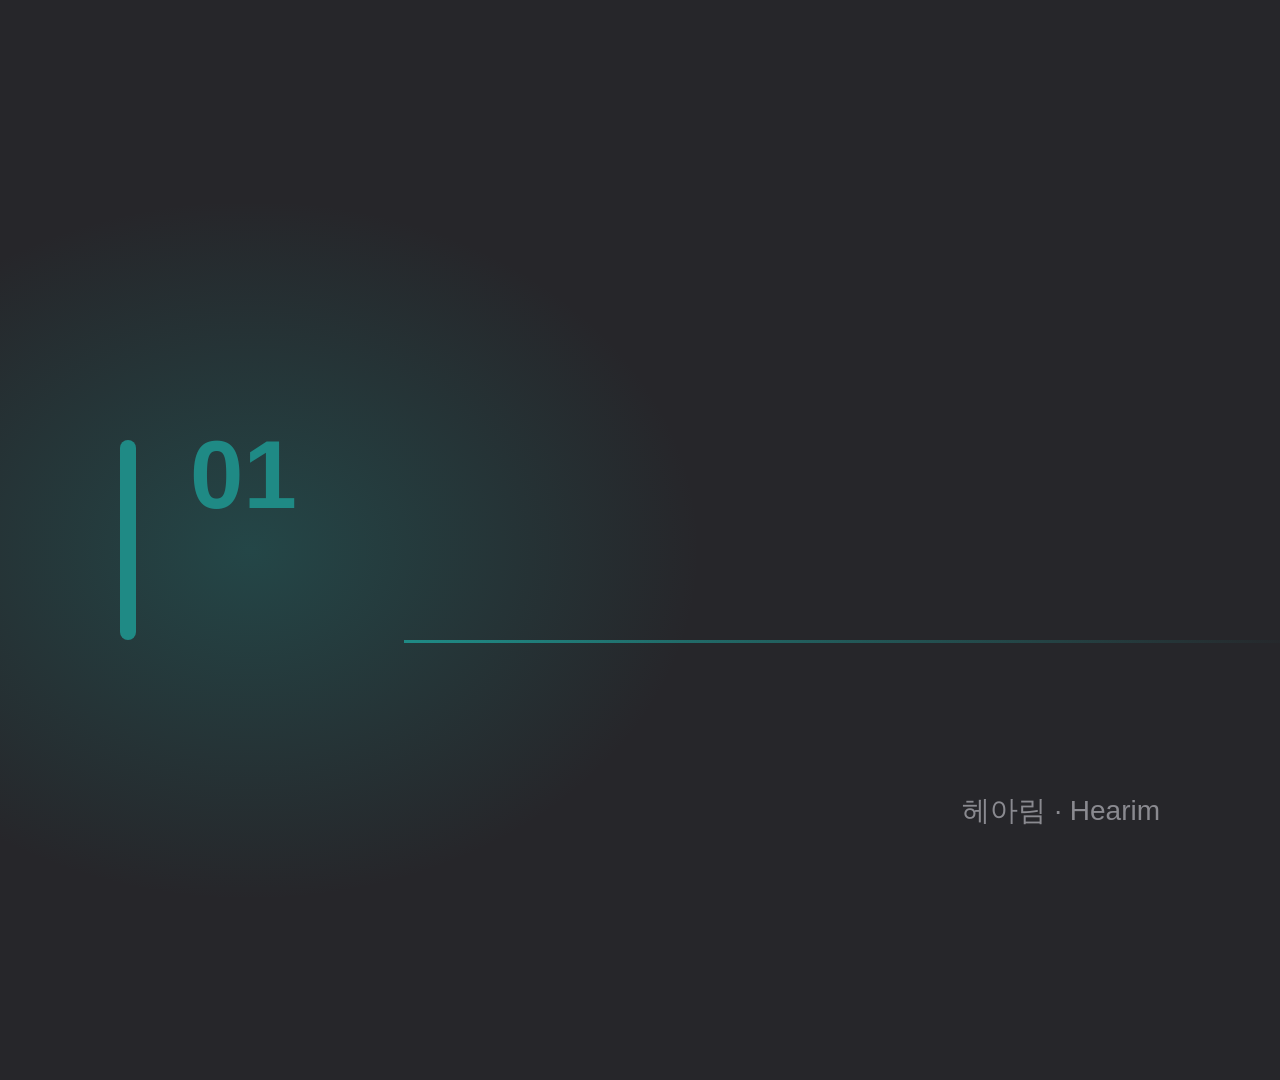
<file: tools/demo_video/stamp.html>
<!doctype html>
<html lang="ko"><head><meta charset="utf-8"><title>챕터 스탬프</title>
<style>
  html,body{margin:0;width:1920px;height:1080px;overflow:hidden;background:#26262A;font-family:'Malgun Gothic','맑은 고딕',sans-serif;color:#FFFCF6}
  .wrap{position:absolute;inset:0}
  .glow{position:absolute;left:-200px;top:200px;width:900px;height:700px;border-radius:50%;background:radial-gradient(closest-side,rgba(31,138,133,.32),rgba(31,138,133,0));
        transform:scale(.6);opacity:0;animation:glow 1.1s cubic-bezier(.2,.8,.2,1) .05s forwards}
  .bar{position:absolute;left:120px;top:440px;width:16px;height:200px;border-radius:8px;background:#1F8A85;transform-origin:top;transform:scaleY(0);animation:bar .45s cubic-bezier(.2,.8,.2,1) .1s forwards}
  .num{position:absolute;left:190px;top:420px;font-size:96px;font-weight:700;color:#1F8A85;opacity:0;transform:translateY(26px) scale(1.25);animation:num .55s cubic-bezier(.2,.8,.2,1) .25s forwards}
  .ttl{position:absolute;left:400px;top:440px;font-size:84px;font-weight:700;letter-spacing:-.01em;opacity:0;transform:translateX(70px);filter:blur(10px);animation:ttl .7s cubic-bezier(.2,.8,.2,1) .35s forwards}
  .sub{position:absolute;left:404px;top:560px;font-size:40px;color:#CFE7E4;opacity:0;transform:translateY(18px);animation:sub .6s ease-out .75s forwards}
  .line{position:absolute;left:404px;top:640px;height:3px;width:0;background:linear-gradient(90deg,#1F8A85,rgba(31,138,133,0));animation:line .9s cubic-bezier(.2,.8,.2,1) .8s forwards}
  .brand{position:absolute;right:120px;bottom:70px;font-size:28px;color:#8A8A90;opacity:0;animation:sub .6s ease-out 1.0s forwards}
  @keyframes glow{to{transform:scale(1);opacity:1}}
  @keyframes bar{to{transform:scaleY(1)}}
  @keyframes num{to{opacity:1;transform:none}}
  @keyframes ttl{to{opacity:1;transform:none;filter:blur(0)}}
  @keyframes sub{to{opacity:1;transform:none}}
  @keyframes line{to{width:900px}}
</style></head><body>
<div class="wrap">
  <div class="glow"></div><div class="bar"></div>
  <div class="num" id="n"></div><div class="ttl" id="t"></div><div class="sub" id="s"></div><div class="line"></div>
  <div class="brand">헤아림 · Hearim</div>
</div>
<script>
const q = new URLSearchParams(location.search);
document.getElementById("n").textContent = q.get("n") || "01";
document.getElementById("t").textContent = q.get("t") || "";
document.getElementById("s").textContent = q.get("s") || "";
</script>
</body></html>
</file>
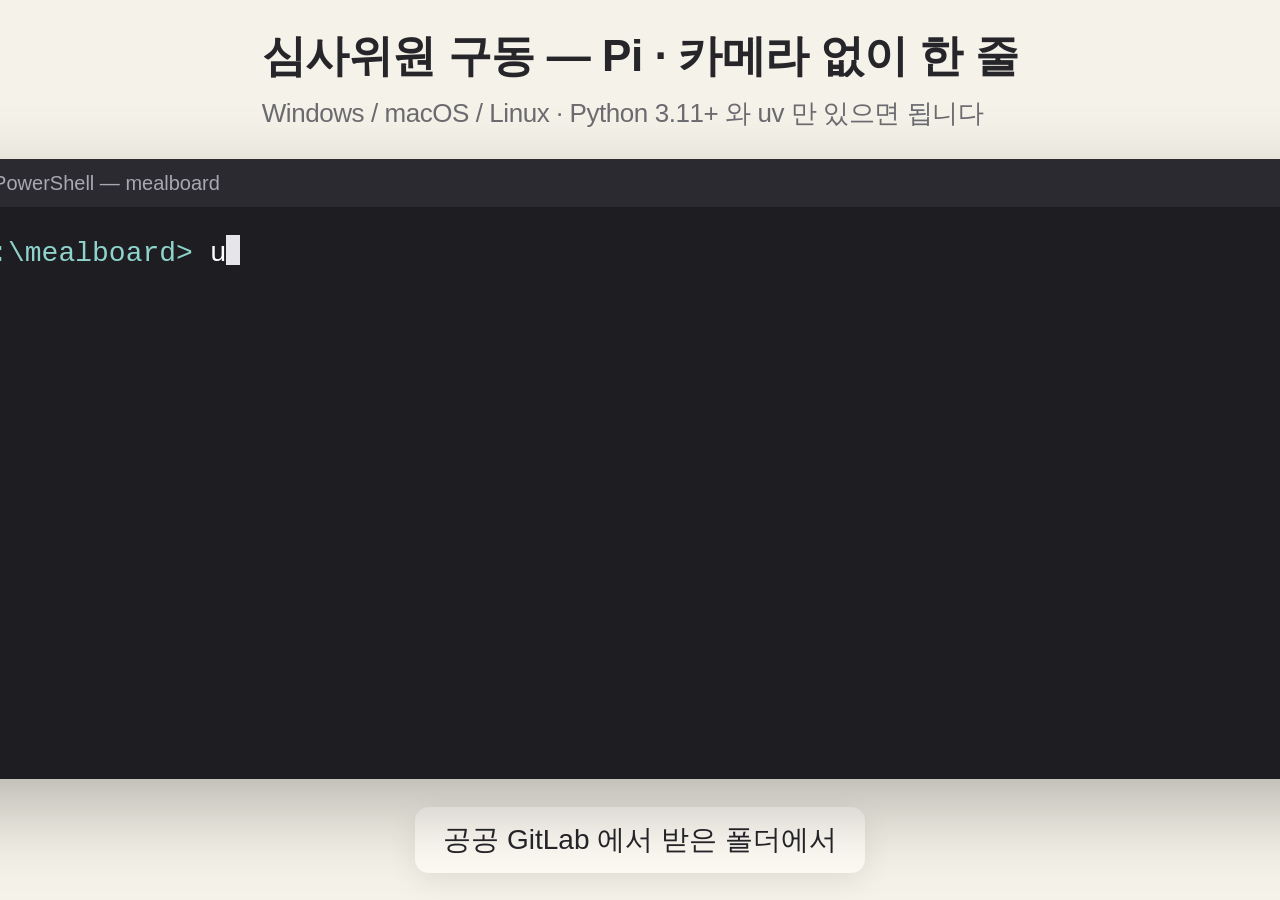
<file: tools/demo_video/term.html>
<!doctype html>
<html lang="ko"><head><meta charset="utf-8"><title>심사위원 구동 — 한 줄</title>
<style>
  html,body{margin:0;height:100%;background:#F5F2E9;font-family:'Malgun Gothic','맑은 고딕',sans-serif}
  .wrap{position:absolute;inset:0;display:flex;flex-direction:column;align-items:center;justify-content:center;gap:28px}
  h1{margin:0;font-size:44px;color:#26262A;letter-spacing:-.01em}
  h1 small{display:block;font-size:26px;font-weight:400;color:#6B6B70;margin-top:10px}
  .term{width:1500px;height:620px;border-radius:22px;background:#1E1E22;box-shadow:0 30px 80px rgba(0,0,0,.25);padding:0;overflow:hidden;position:relative}
  .bar{height:48px;background:#2A2A30;display:flex;align-items:center;padding:0 20px;gap:10px;color:#A8A8B0;font-size:20px}
  .bar i{width:14px;height:14px;border-radius:50%;display:inline-block}
  pre{margin:0;padding:26px 34px;font:28px/1.5 Consolas,'D2Coding',monospace;color:#E6E6EA;white-space:pre-wrap}
  .p{color:#8ED3CC}.c{color:#FFFFFF}.o{color:#C8C8CF}.k{color:#F2B544}.cur{display:inline-block;width:14px;height:30px;background:#E6E6EA;vertical-align:-4px;animation:b 1s steps(1) infinite}
  @keyframes b{50%{opacity:0}}
  .cap{font-size:28px;color:#26262A;background:#FFFCF6;border-radius:14px;padding:14px 28px;box-shadow:0 8px 30px rgba(0,0,0,.08)}
</style></head><body>
<div class="wrap">
  <h1>심사위원 구동 — Pi · 카메라 없이 한 줄<small>Windows / macOS / Linux · Python 3.11+ 와 uv 만 있으면 됩니다</small></h1>
  <div class="term"><div class="bar"><i style="background:#FF5F57"></i><i style="background:#FEBC2E"></i><i style="background:#28C840"></i>&nbsp; PowerShell — mealboard</div>
  <pre id="t"></pre></div>
  <div class="cap" id="cap">공공 GitLab 에서 받은 폴더에서</div>
</div>
<script>
const lines = [
  ["p", "PS C:\\mealboard> ", 0],
  ["c", "uv sync; uv run python -m jobs.demo", 55, true],
  ["o", "Resolved 42 packages · Installed 24 packages in 2.1s", 300],
  ["o", "모의 데이터 생성 중 — 기준 2026-10-14 12:44, 8주치", 350],
  ["o", "  queue.db  35일 · 표본 16,504행", 220],
  ["o", "  insights.db  35일 집계 · 메뉴 80개", 220],
  ["o", "  reports.db  예보 「수요일 등심돈가스·친환경쌀밥, 평소 12:50 전후가 가장 붐빕니다」 · 결산 「소불고기·친환경쌀밥, 최대 대기 9.3분 (12:30)」", 260],
  ["o", "  생성 1.9초 → data\\demo", 200],
  ["k", "공개 앱  http://127.0.0.1:8800/   (브라우저가 자동으로 열립니다)", 500],
  ["o", "INFO:     Uvicorn running on http://127.0.0.1:8800 (Press CTRL+C to quit)", 300],
];
const t = document.getElementById("t"), cap = document.getElementById("cap");
let html = "";
function esc(s){return s.replace(/&/g,"&amp;").replace(/</g,"&lt;")}
async function run(){
  for (const [cls, s, wait, type] of lines) {
    await new Promise(r => setTimeout(r, wait));
    if (type) { for (const ch of s) { html += `<span class="${cls}">${esc(ch)}</span>`; t.innerHTML = html + '<span class="cur"></span>'; await new Promise(r => setTimeout(r, 42)); }
                await new Promise(r => setTimeout(r, 500)); html += "\n"; cap.textContent = "의존성 설치(최초 1~2분) → 모의 데이터 생성 → 서버 → 브라우저"; }
    else { html += `<span class="${cls}">${esc(s)}</span>` + (cls === "p" ? "" : "\n"); }
    t.innerHTML = html + '<span class="cur"></span>';
  }
  cap.textContent = "같은 절차가 구동안내서 2절 · README 에 그대로 적혀 있습니다";
}
setTimeout(run, 900);
</script>
</body></html>
</file>
